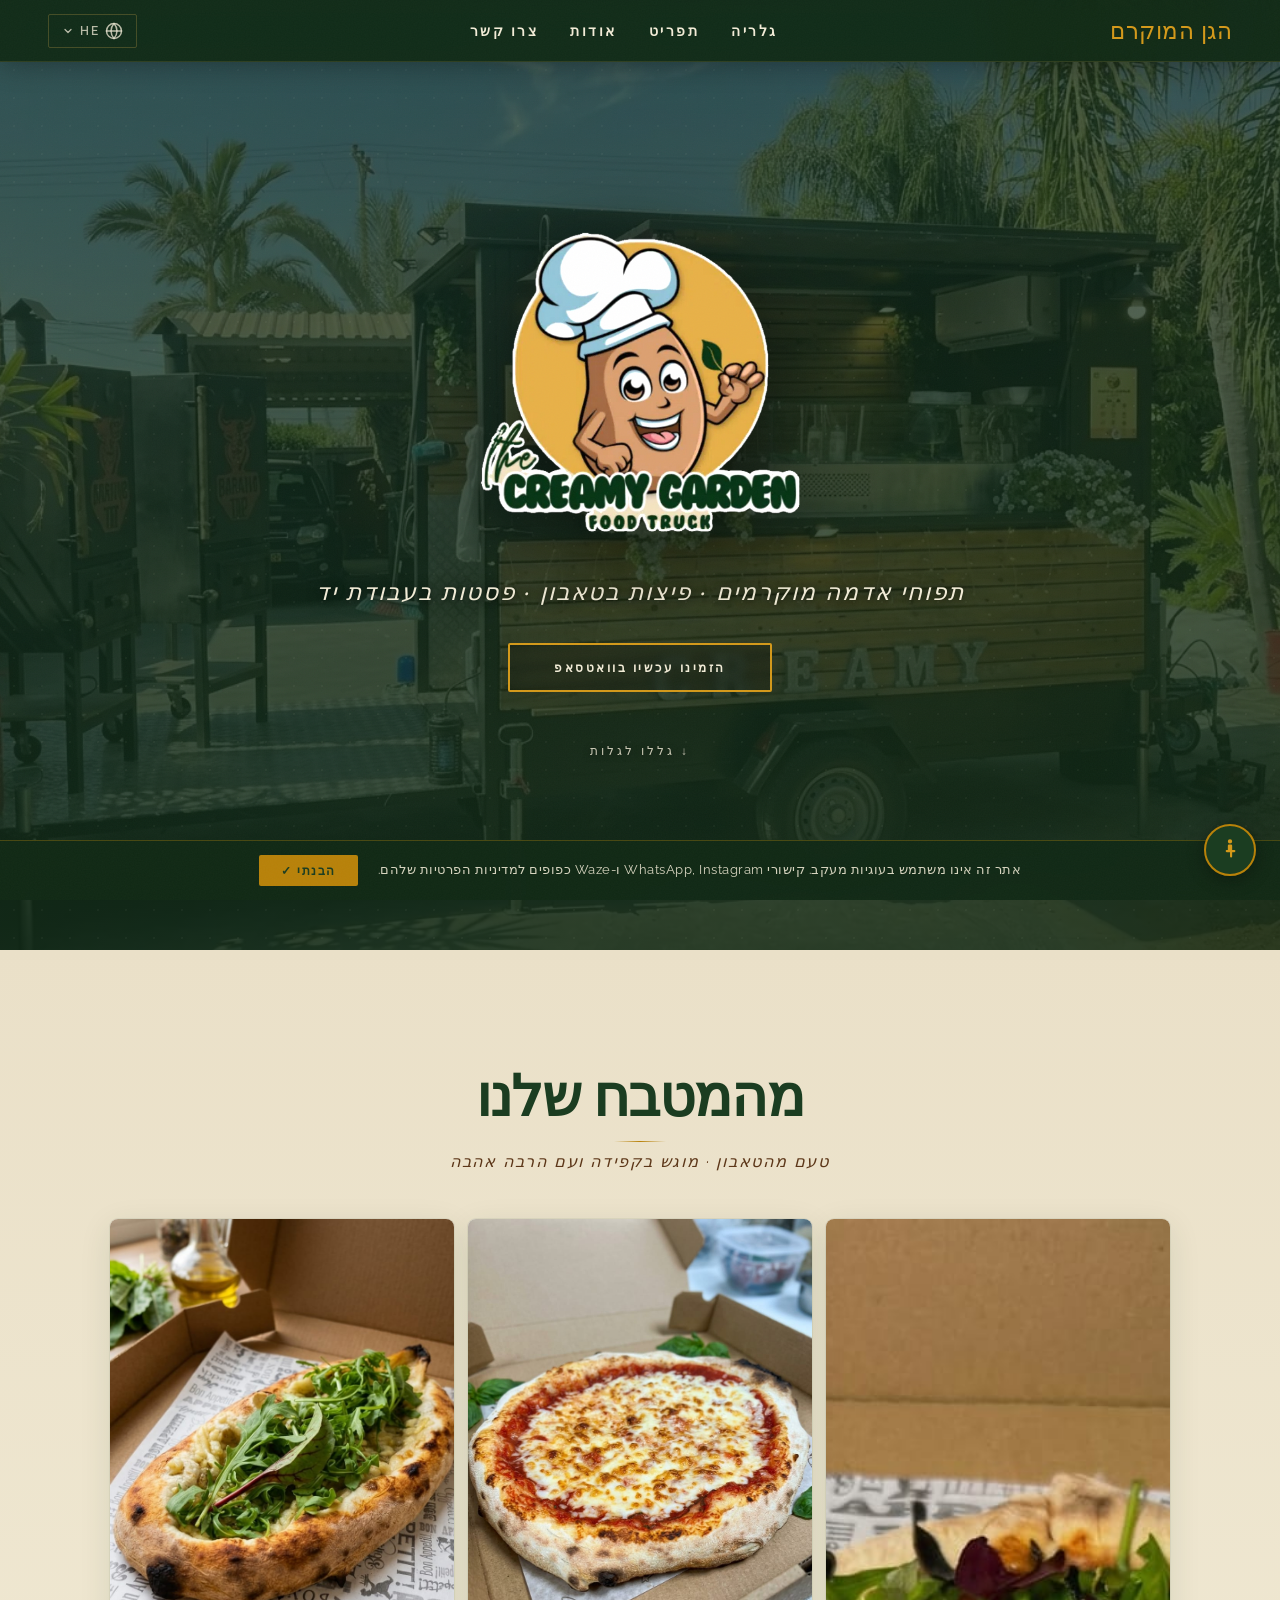
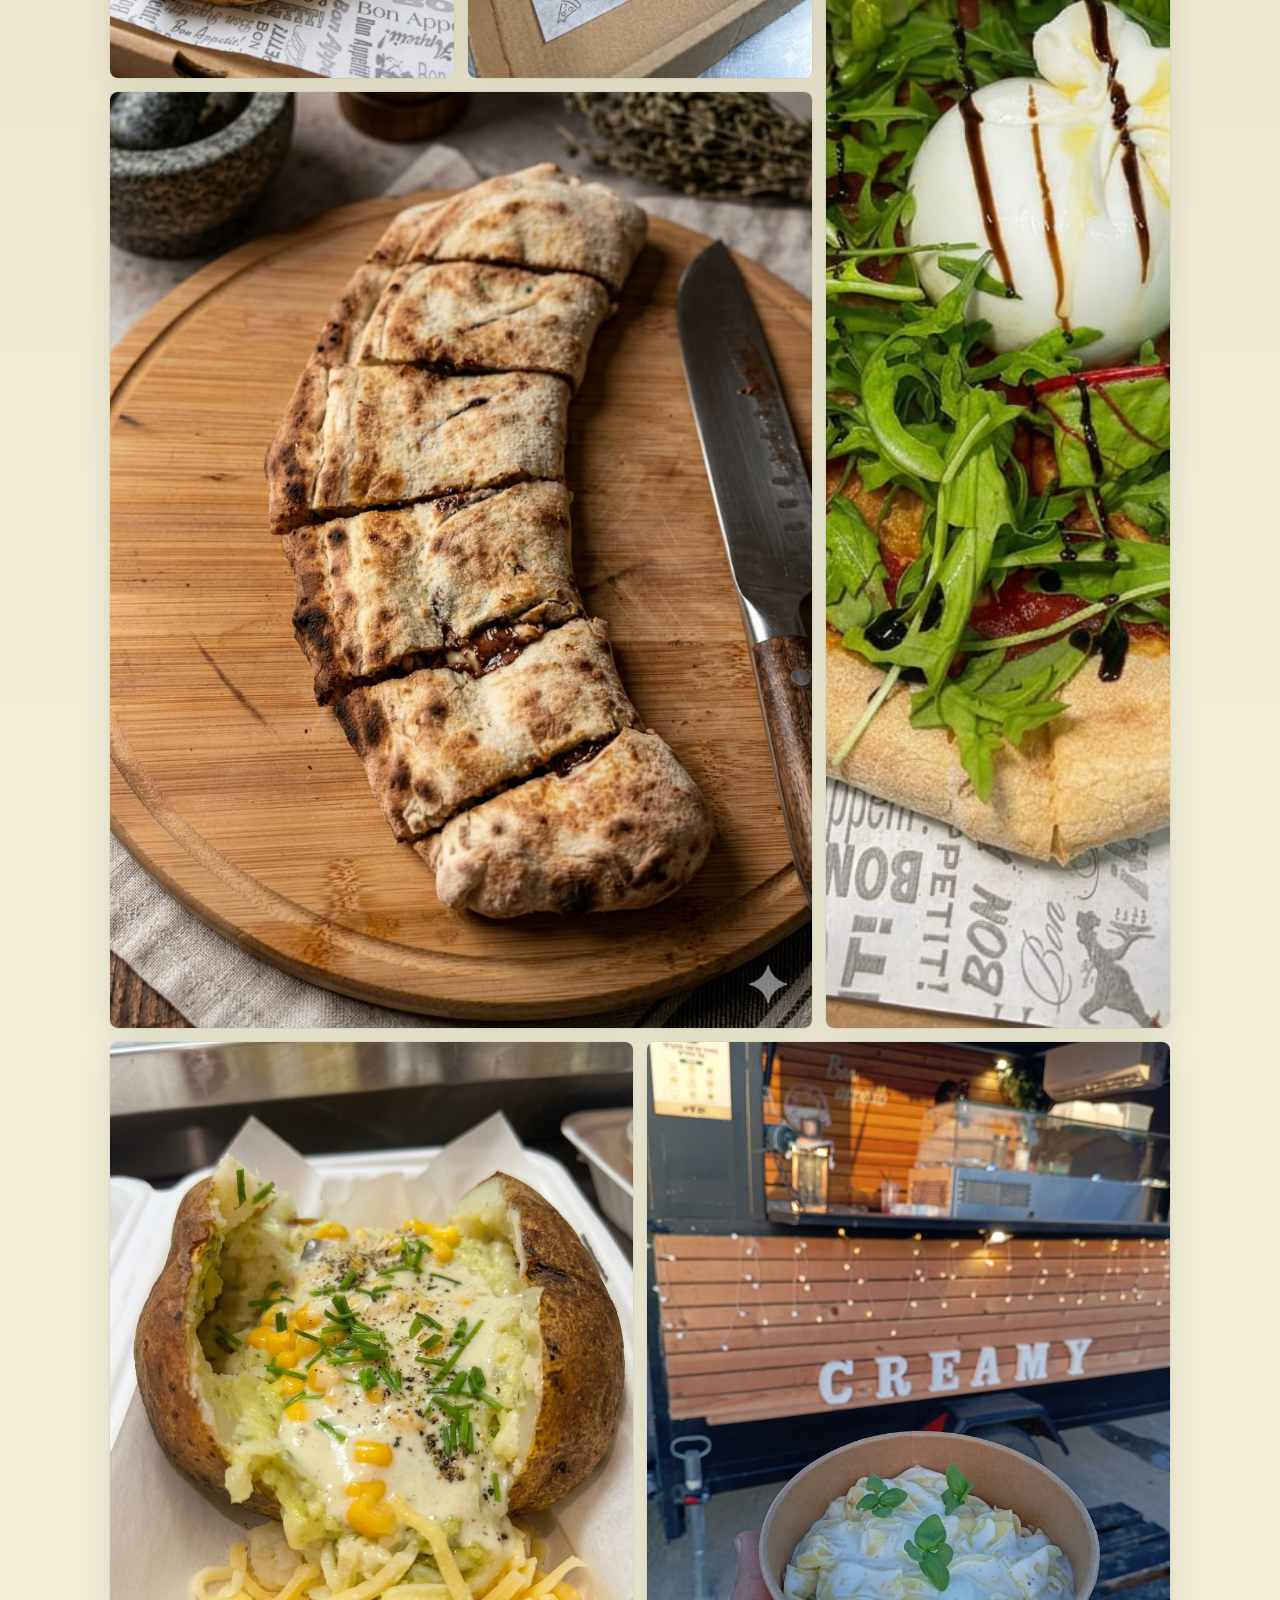
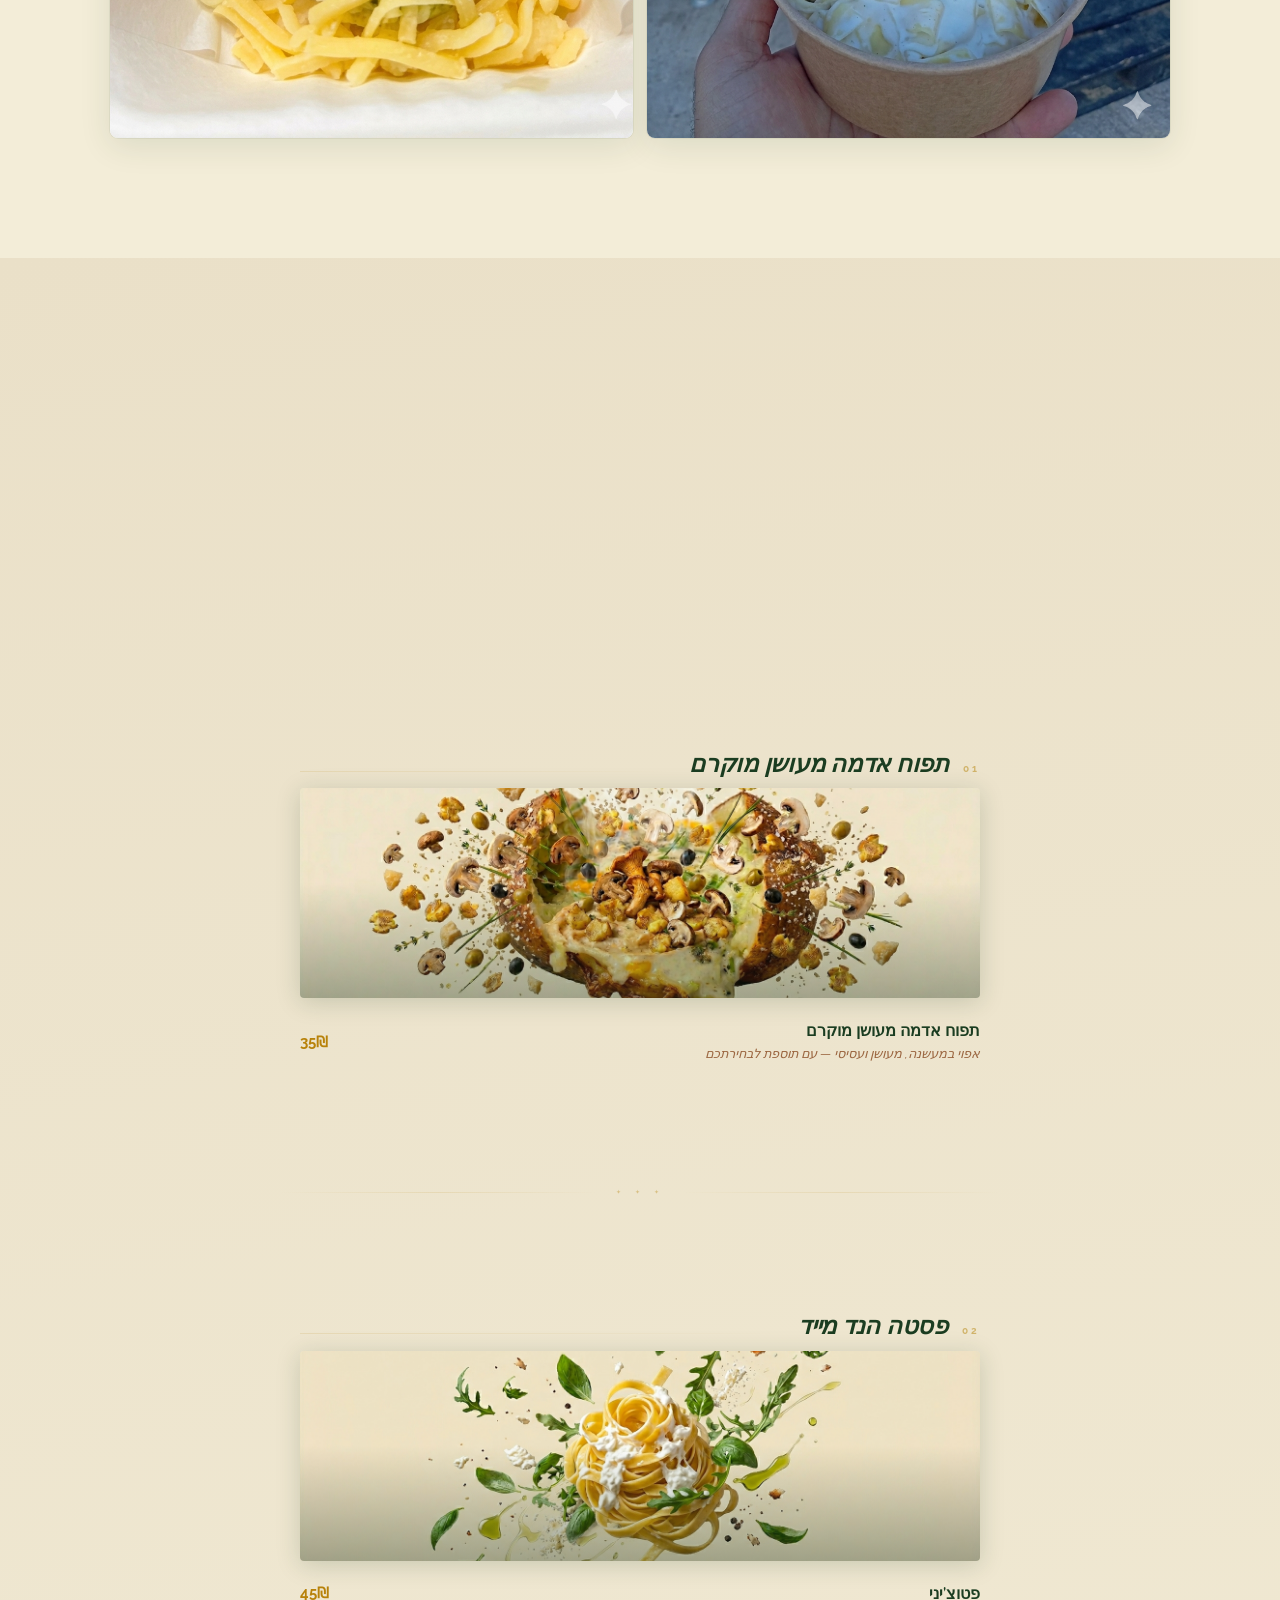
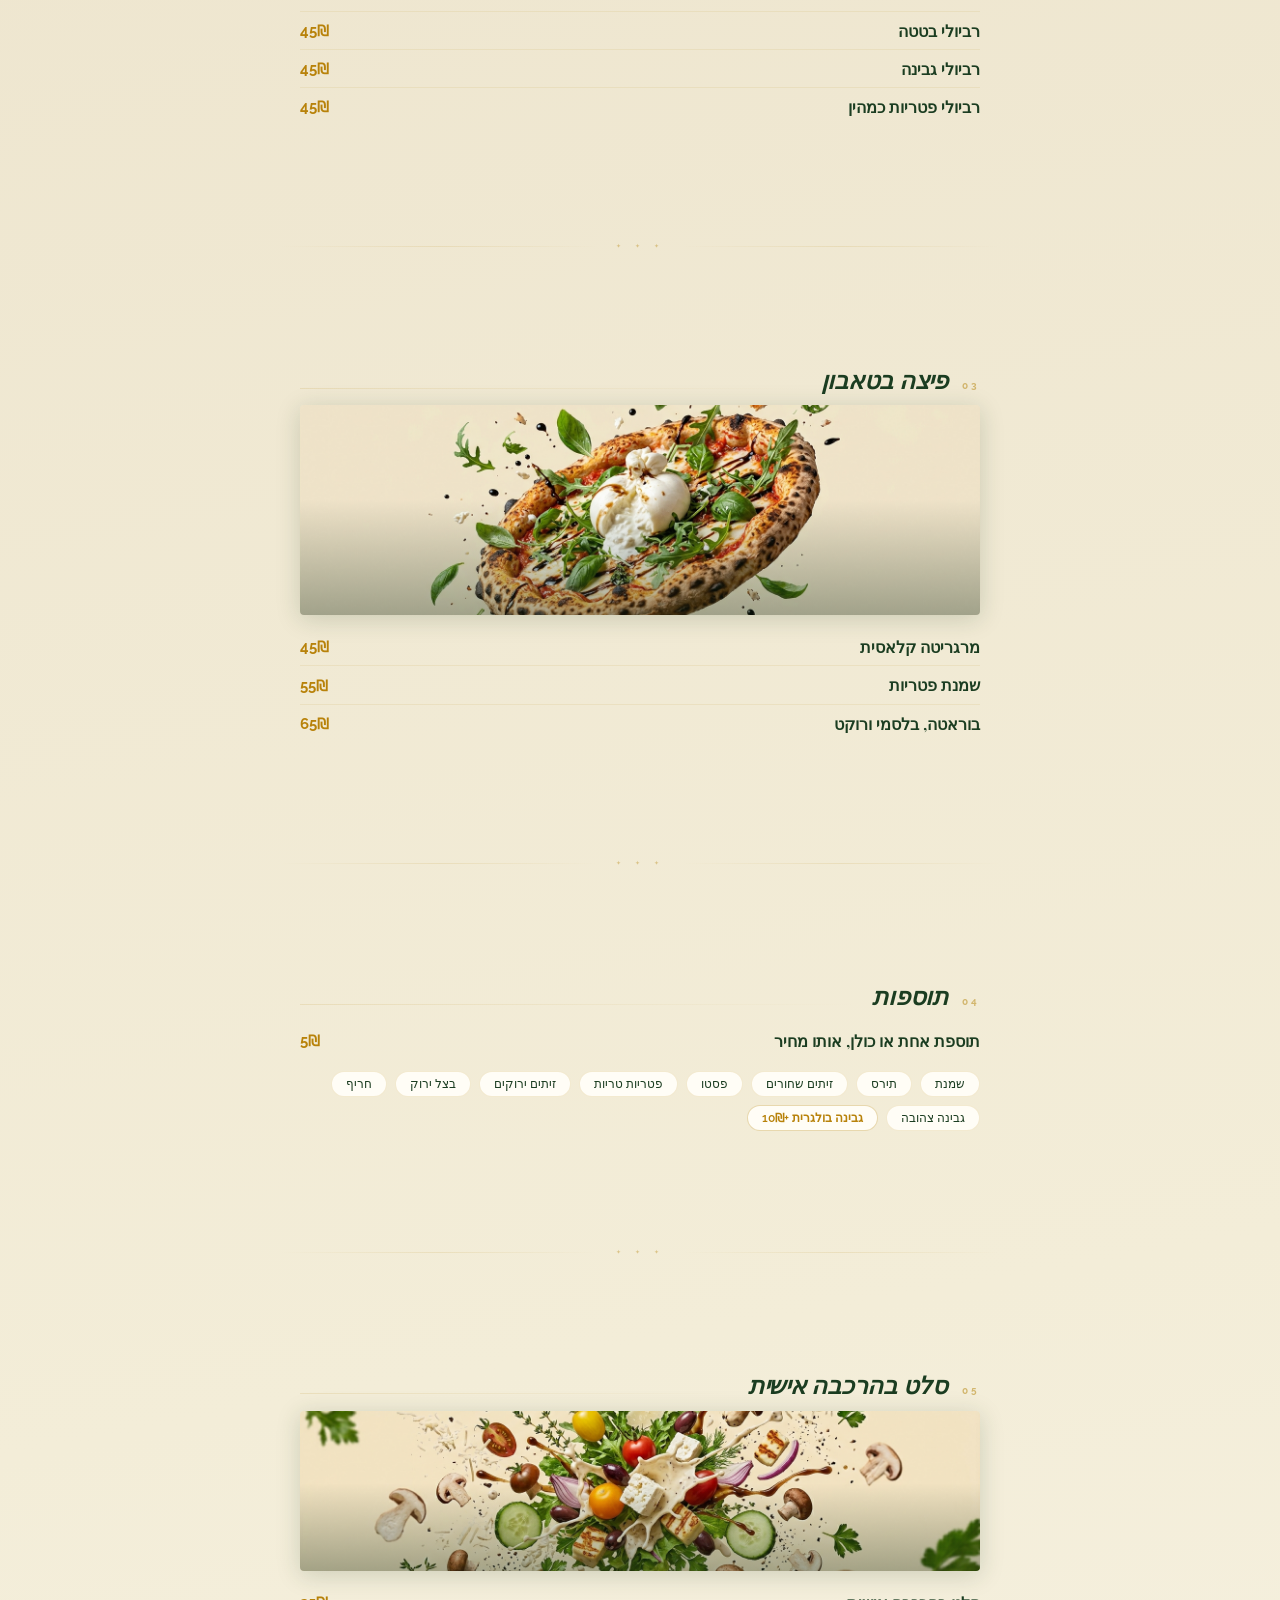
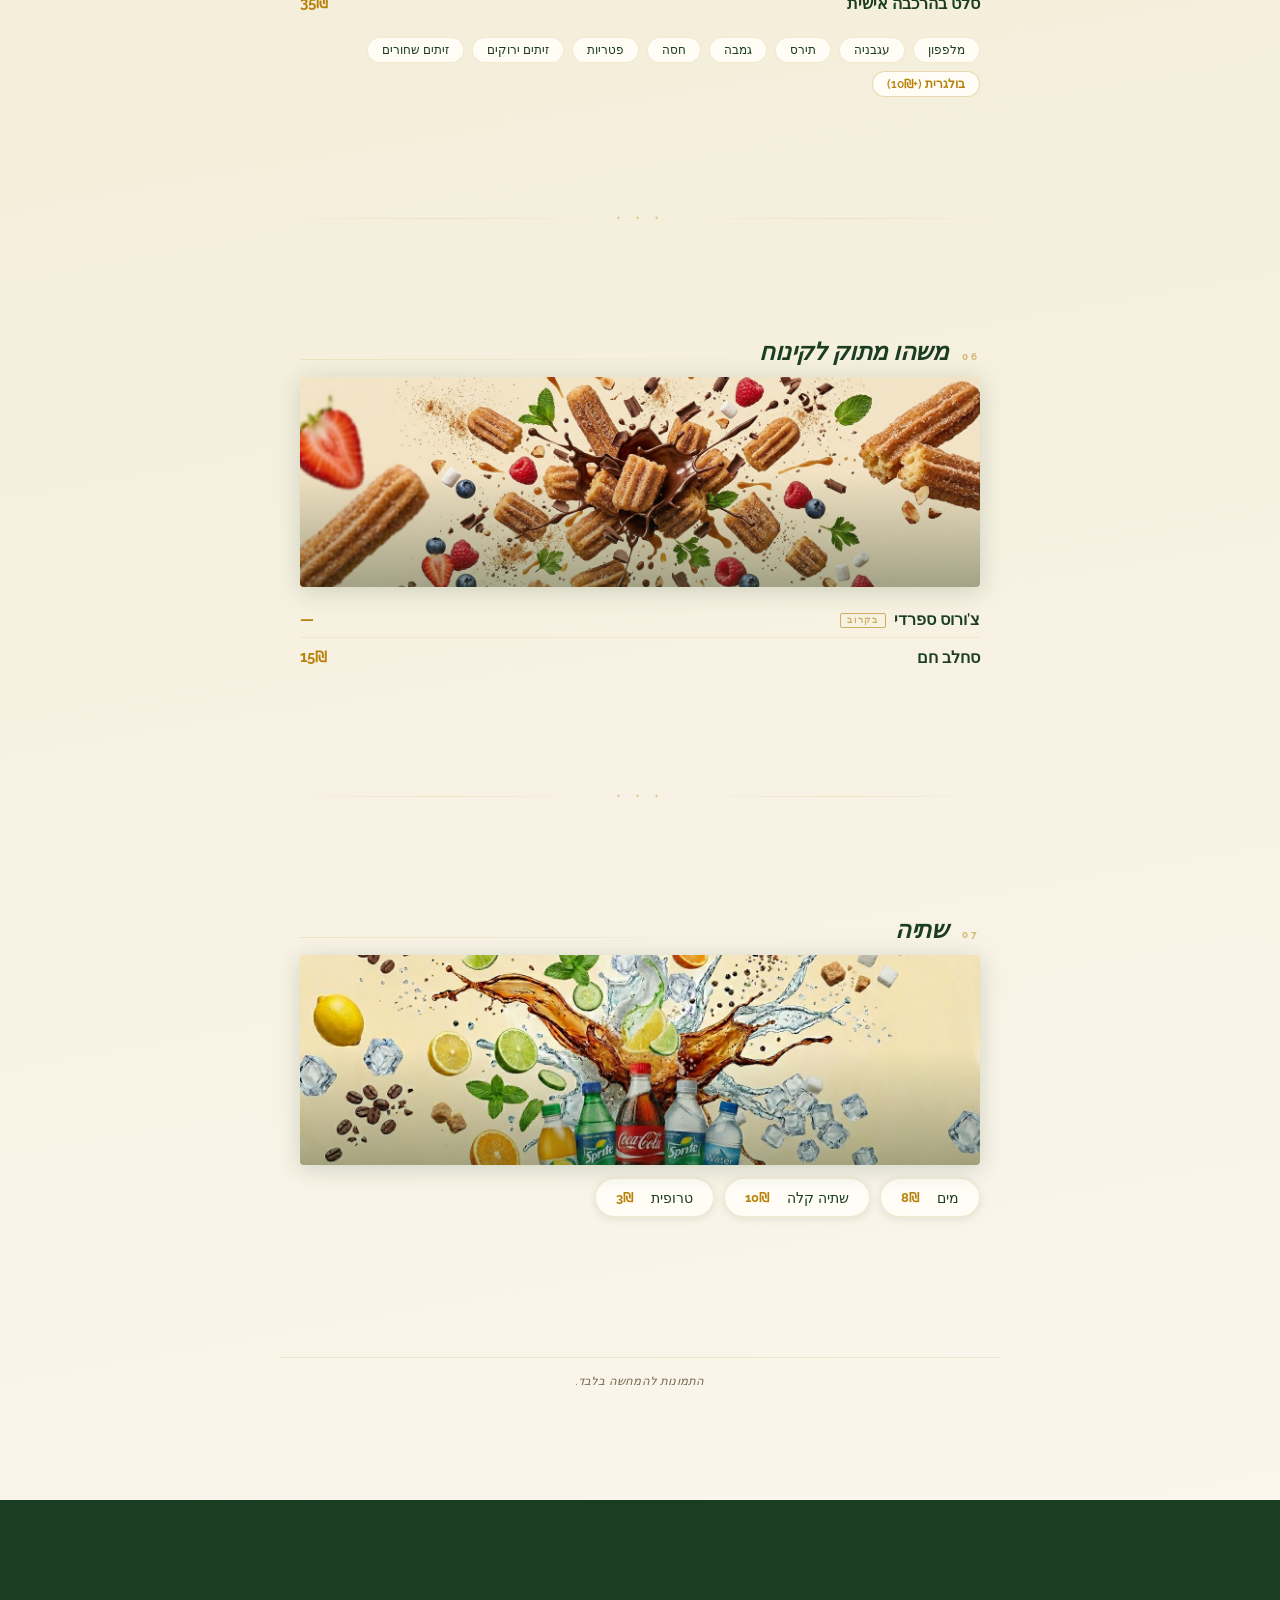
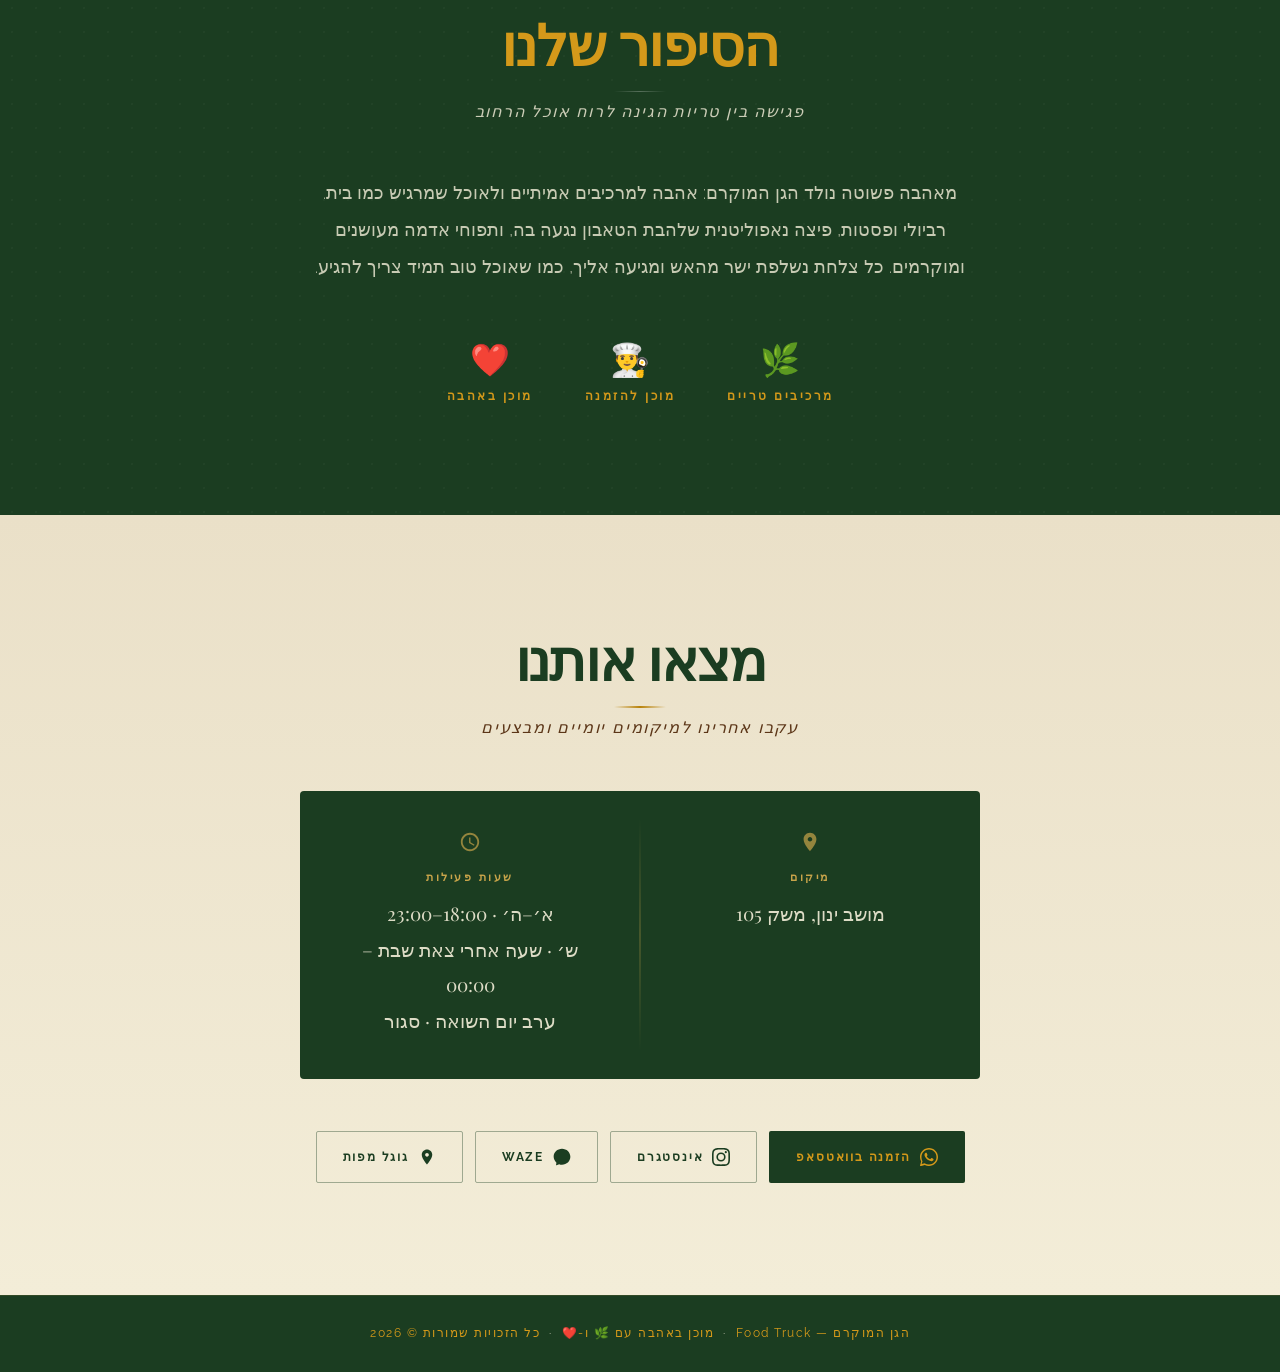
<file: index.html>
<!DOCTYPE html>
<html lang="he" dir="rtl">
<head>
<meta charset="UTF-8">
<meta name="google-site-verification" content="5TKwWk2OL1k8F3LdTElcMO5Ajz6cZaQD-ZMosQjzfGA">
<meta name="viewport" content="width=device-width, initial-scale=1.0">
<title>הגן המוקרם — פוד טראק</title>
<!-- Performance: preconnect for Google Fonts -->
<link rel="preconnect" href="https://fonts.googleapis.com">
<link rel="preconnect" href="https://fonts.gstatic.com" crossorigin>
<link href="https://fonts.googleapis.com/css2?family=Playfair+Display:ital,wght@0,400;0,700;0,900;1,400&family=Raleway:wght@300;400;500;600&family=Dancing+Script:wght@700&display=swap" rel="stylesheet">

<!-- Core SEO -->
<meta name="description" id="metaDesc" content="הגן המוקרם — פוד טראק ייחודי במושב ינון. פיצות נאפוליטניות, פסטות, רביולי ותפוחי אדמה מוקרמים. מוכן בעבודת יד מדי ערב.">
<meta name="robots" content="index, follow">
<link rel="canonical" href="https://creamy-garden.co.il/">

<!-- Hreflang -->
<link rel="alternate" hreflang="he" href="https://creamy-garden.co.il/">
<link rel="alternate" hreflang="en" href="https://creamy-garden.co.il/">
<link rel="alternate" hreflang="ru" href="https://creamy-garden.co.il/">
<link rel="alternate" hreflang="ar" href="https://creamy-garden.co.il/">
<link rel="alternate" hreflang="x-default" href="https://creamy-garden.co.il/">

<!-- Open Graph -->
<meta property="og:type" content="restaurant">
<meta property="og:url" content="https://creamy-garden.co.il/">
<meta property="og:site_name" content="הגן המוקרם">
<meta property="og:image" content="https://creamy-garden.co.il/assets/gallery/BurrataNapolitanPizza.png">
<meta property="og:image:width" content="800">
<meta property="og:image:height" content="600">
<meta property="og:image:alt" content="פיצה נאפוליטנית של הגן המוקרם">
<meta property="og:title" id="ogTitle" content="הגן המוקרם — פוד טראק">
<meta property="og:description" id="ogDesc" content="הגן המוקרם — פוד טראק ייחודי במושב ינון. פיצות נאפוליטניות, פסטות, רביולי ותפוחי אדמה מוקרמים.">
<meta property="og:locale" id="ogLocale" content="he_IL">

<!-- Twitter Card -->
<meta name="twitter:card" content="summary_large_image">
<meta name="twitter:site" content="@the_creamy_garden">
<meta name="twitter:title" id="twTitle" content="הגן המוקרם — פוד טראק">
<meta name="twitter:description" id="twDesc" content="הגן המוקרם — פוד טראק ייחודי במושב ינון. פיצות נאפוליטניות, פסטות, רביולי ותפוחי אדמה מוקרמים.">
<meta name="twitter:image" content="https://creamy-garden.co.il/assets/gallery/BurrataNapolitanPizza.png">

<!-- Structured Data: FoodEstablishment -->
<script type="application/ld+json">
{
  "@context": "https://schema.org",
  "@type": "FoodEstablishment",
  "name": "הגן המוקרם",
  "alternateName": "The Creamy Garden",
  "url": "https://creamy-garden.co.il",
  "image": "https://creamy-garden.co.il/assets/gallery/BurrataNapolitanPizza.png",
  "telephone": "+972509829229",
  "servesCuisine": ["Italian", "Mediterranean", "Israeli"],
  "priceRange": "₪₪",
  "address": {
    "@type": "PostalAddress",
    "streetAddress": "משק 105",
    "addressLocality": "מושב ינון",
    "addressCountry": "IL"
  },
  "geo": {
    "@type": "GeoCoordinates",
    "latitude": 31.742401,
    "longitude": 34.787769
  },
  "openingHoursSpecification": [
    {
      "@type": "OpeningHoursSpecification",
      "dayOfWeek": ["Sunday","Monday","Tuesday","Wednesday","Thursday"],
      "opens": "18:00",
      "closes": "23:00"
    }
  ],
  "sameAs": [
    "https://instagram.com/the_creamy_garden",
    "https://wa.me/972509829229"
  ],
  "hasMap": "https://www.google.com/maps/dir/?api=1&destination=31.742401,34.787769"
}
</script>
<!-- accessibility-tools.css inlined below to guarantee load -->
<style>

  /* ============================================================
     THE CREAMY GARDEN — Cinematic Trattoria
     Full-screen hero · Editorial gallery · Refined artisan
  ============================================================ */
  :root {
    --cream: #F3EDD8;
    --parchment: #EAE0C8;
    --parchment-dark: #D8CEB4;
    --gold: #B8820A;
    --gold-lt: #D4991A;
    --gold-warm: #C8A44A;
    --gold-pale: rgba(200,164,74,0.2);
    --green: #1B3D21;
    --green-lt: #2E6234;
    --green-dark: #122A16;
    --brown: #7A4A28;
    --brown-lt: #9B6640;
    --white: #FFFDF6;
    --off-white: #FAF6EC;
    --shadow: rgba(26,61,32,0.11);
    --shadow-md: rgba(26,61,32,0.18);
    --shadow-lg: rgba(0,0,0,0.32);
    --ease: cubic-bezier(0.25,0.46,0.45,0.94);
    --ease-out: cubic-bezier(0.0,0.0,0.2,1);
  }

  *, *::before, *::after { margin:0; padding:0; box-sizing:border-box; }
  html { scroll-behavior:smooth; }
  @media (prefers-reduced-motion: reduce) {
    html { scroll-behavior:auto; }
    *, *::before, *::after {
      animation-duration:0.01ms !important;
      animation-iteration-count:1 !important;
      transition-duration:0.01ms !important;
    }
  }
  body {
    background: var(--cream);
    color: var(--green);
    font-family: "Raleway", sans-serif;
    font-weight: 400;
    overflow-x: hidden;
    -webkit-font-smoothing: antialiased;
    -moz-osx-font-smoothing: grayscale;
  }

  /* Grain texture overlay */
  body::after {
    content: "";
    position: fixed; inset: 0;
    background-image: url("data:image/svg+xml,%3Csvg xmlns='http://www.w3.org/2000/svg' width='300' height='300'%3E%3Cfilter id='n'%3E%3CfeTurbulence type='fractalNoise' baseFrequency='0.75' numOctaves='4' stitchTiles='stitch'/%3E%3C/filter%3E%3Crect width='300' height='300' filter='url(%23n)' opacity='1'/%3E%3C/svg%3E");
    opacity: 0.028;
    pointer-events: none;
    z-index: 9998;
  }

  /* ── NAV ─────────────────────────────────────────────────────── */
  nav {
    position: fixed; top:0; width:100%; z-index:999;
    background: rgba(18,42,22,0.94);
    backdrop-filter: blur(16px) saturate(1.6);
    -webkit-backdrop-filter: blur(16px) saturate(1.6);
    height: 62px;
    padding: 0 48px;
    display: flex; align-items: center; justify-content: space-between;
    border-bottom: 1px solid rgba(200,164,74,0.16);
    box-shadow: 0 2px 28px rgba(0,0,0,0.32);
  }
  .nav-logo {
    font-family: "Dancing Script", cursive;
    color: var(--gold-lt);
    font-size: 1.45rem;
    letter-spacing: 0.5px;
    text-decoration: none;
    display: inline-block;
  }
  .nav-links { display:flex; gap:32px; list-style:none; margin:0; padding:0; align-items:center; }
  .nav-links li { margin:0; padding:0; }
  .nav-links a {
    color: rgba(243,237,216,0.68);
    font-size: 0.87rem;
    letter-spacing: 2.5px;
    text-transform: uppercase;
    text-decoration: none;
    font-weight: 600;
    transition: color 0.25s;
    cursor: pointer;
    position: relative; padding-bottom: 2px;
  }
  .nav-links a::after {
    content: "";
    position: absolute; bottom:-2px; left:0; right:0;
    height: 1px; background: var(--gold-lt);
    transform: scaleX(0); transform-origin: left;
    transition: transform 0.3s var(--ease);
  }
  .nav-links a:hover { color: var(--gold-lt); }
  .nav-links a:hover::after { transform: scaleX(1); }

  /* Mobile nav (≤380px): hamburger + panel */
  .nav-mobile-toggle {
    display: none;
    align-items: center;
    justify-content: center;
    width: 44px;
    height: 44px;
    margin-inline-end: 8px;
    padding: 0;
    border: 1px solid rgba(200,164,74,0.35);
    border-radius: 2px;
    background: transparent;
    color: var(--gold-lt);
    cursor: pointer;
    flex-shrink: 0;
  }
  .nav-mobile-toggle__bars {
    display: block;
    width: 20px;
    height: 2px;
    background: currentColor;
    box-shadow: 0 -6px 0 currentColor, 0 6px 0 currentColor;
  }
  .nav-mobile-panel {
    display: none;
    position: fixed;
    top: 56px;
    left: 0;
    right: 0;
    max-height: calc(100vh - 56px);
    overflow: auto;
    z-index: 998;
    background: rgba(16,40,19,0.98);
    border-bottom: 1px solid rgba(200,164,74,0.2);
    box-shadow: 0 12px 40px rgba(0,0,0,0.45);
    padding: 12px 0 20px;
  }
  .nav-mobile-panel.is-open { display: block; }
  .nav-mobile-list {
    list-style: none;
    margin: 0;
    padding: 0 20px;
  }
  .nav-mobile-list a {
    display: block;
    padding: 14px 12px;
    color: rgba(243,237,216,0.92);
    text-decoration: none;
    font-size: 0.82rem;
    font-weight: 600;
    letter-spacing: 2px;
    text-transform: uppercase;
    border-bottom: 1px solid rgba(200,164,74,0.12);
  }
  .nav-mobile-list a:focus-visible {
    outline: 3px solid var(--gold-lt);
    outline-offset: 2px;
  }
  .nav-mobile-toggle:focus-visible {
    outline: 3px solid var(--gold-lt);
    outline-offset: 2px;
  }

  /* ── LANG DROPDOWN ──────────────────────────────────────────── */
  .lang-dropdown { position:relative; }
  .lang-toggle {
    display:flex; align-items:center; gap:6px;
    background: transparent;
    border: 1px solid rgba(200,164,74,0.28);
    color: rgba(243,237,216,0.75);
    padding: 7px 13px; border-radius:2px;
    font-family:"Raleway",sans-serif;
    font-weight:600; font-size:0.73rem; letter-spacing:1.5px;
    cursor:pointer; transition:all 0.25s;
  }
  .lang-toggle:hover { border-color:var(--gold-lt); color:var(--gold-lt); }
  .lang-toggle .chevron { transition:transform 0.25s; }
  .lang-dropdown.open .chevron { transform:rotate(180deg); }
  .lang-dropdown.open .lang-toggle { border-color:var(--gold-lt); color:var(--gold-lt); }
  .lang-menu {
    display:none; position:absolute;
    top:calc(100% + 8px); right:0;
    background: rgba(16,40,19,0.99);
    backdrop-filter:blur(16px);
    border:1px solid rgba(200,164,74,0.18);
    border-radius:3px; min-width:155px;
    overflow:hidden; box-shadow:0 14px 44px rgba(0,0,0,0.55);
    z-index:1000;
  }
  .lang-dropdown.open .lang-menu { display:block; }
  .lang-menu [role="option"] {
    display:flex; align-items:center; gap:10px;
    width:100%; padding:12px 16px;
    background:transparent; border:none;
    color:rgba(243,237,216,0.75);
    font-family:"Raleway",sans-serif;
    font-size:0.82rem; font-weight:500; letter-spacing:0.5px;
    cursor:pointer; transition:background 0.2s,color 0.2s;
    text-align:left; min-height:44px; list-style:none;
  }
  .lang-menu [role="option"]:hover { background:rgba(200,164,74,0.1); color:var(--gold-lt); }
  .lang-menu [role="option"].active { color:var(--gold-lt); background:rgba(200,164,74,0.07); }

  /* ── HERO — FULL-SCREEN CINEMATIC ───────────────────────────── */
  .hero {
    position: relative;
    min-height: 100vh;
    display: flex; align-items: center; justify-content: center;
    text-align: center;
    overflow: hidden;
  }

  /* Background image layer */
  .hero-bg {
    position: absolute; inset: 0; z-index: 0;
  }
  .hero-bg img {
    width:100%; height:100%;
    object-fit:cover; object-position:center 40%;
    display:block;
  }

  /* Dark gradient overlay — values chosen to guarantee ≥4.5:1 for cream text */
  .hero::before {
    content: "";
    position: absolute; inset: 0; z-index: 1;
    background:
      linear-gradient(
        to bottom,
        rgba(18,42,22,0.72) 0%,
        rgba(18,42,22,0.75) 45%,
        rgba(18,42,22,0.88) 100%
      );
  }

  /* Subtle dot texture over overlay */
  .hero::after {
    content: "";
    position: absolute; inset: 0; z-index: 2;
    background-image: radial-gradient(circle, rgba(243,237,216,0.038) 1px, transparent 1px);
    background-size: 28px 28px;
    pointer-events: none;
  }

  /* Centered content */
  .hero-content {
    position: relative; z-index: 3;
    display: flex; flex-direction: column; align-items: center;
    padding: 100px 32px 80px;
    max-width: 720px; margin: 0 auto; width: 100%;
  }

  .hero-logo {
    width: min(340px,78vw);
    filter: drop-shadow(0 12px 44px rgba(0,0,0,0.52)) brightness(1.06);
    animation: float 6s ease-in-out infinite;
    margin-bottom: 22px;
  }
  @keyframes float {
    0%,100% { transform:translateY(0); }
    50% { transform:translateY(-11px); }
  }

  .hero-tagline {
    font-family: "Playfair Display", serif;
    font-style: italic;
    font-weight: 400;
    color: var(--cream);
    font-size: clamp(0.82rem,2.8vw,1.45rem);
    letter-spacing: 2px;
    margin: 0 0 34px;
    text-shadow: 0 1px 6px rgba(0,0,0,0.55), 0 2px 18px rgba(0,0,0,0.4);
    line-height: 1.5;
    white-space: normal;
    max-width: 90vw;
  }

  /* Ghost CTA on dark background */
  .hero-cta {
    display: inline-block;
    background: rgba(0,0,0,0.22);
    color: var(--cream);
    border: 2px solid var(--gold-lt);
    font-family: "Raleway", sans-serif;
    font-weight: 700; letter-spacing: 2.5px;
    text-transform: uppercase;
    padding: 15px 44px; border-radius: 2px;
    text-decoration: none; font-size: 0.78rem;
    transition: background 0.35s var(--ease), color 0.35s var(--ease),
                border-color 0.35s, box-shadow 0.35s;
    cursor: pointer;
    backdrop-filter: blur(4px);
    -webkit-backdrop-filter: blur(4px);
  }
  .hero-cta:hover {
    background: var(--gold-lt);
    color: var(--green-dark);
    border-color: var(--gold-lt);
    box-shadow: 0 6px 32px rgba(212,153,26,0.45);
  }

  .scroll-hint {
    margin-top: 52px;
    color: rgba(243,237,216,0.82);
    font-size: 0.72rem;
    letter-spacing: 3px; text-transform: uppercase;
    animation: bounce 2.5s ease-in-out infinite;
    text-shadow: 0 1px 6px rgba(0,0,0,0.5);
  }
  @keyframes bounce {
    0%,100% { transform:translateY(0); }
    50% { transform:translateY(7px); }
  }

  /* ── SHARED SECTION STYLES ──────────────────────────────────── */
  section { padding: clamp(72px,9vw,112px) 20px; }
  .container { max-width:1120px; margin:0 auto; }
  .section-title {
    font-family: "Playfair Display", serif;
    font-size: clamp(2.3rem,5vw,3.5rem);
    color: var(--green); text-align:center;
    margin-bottom: 10px; line-height:1.12;
    letter-spacing: -0.02em;
  }
  .section-subtitle {
    text-align:center; color:#5c3618;
    font-style:italic; letter-spacing:1.8px;
    font-size:1rem; margin-bottom:54px;
    font-weight:400;
  }
  .divider {
    display:block; width:52px; height:1.5px;
    background: linear-gradient(90deg, transparent, var(--gold), transparent);
    margin: 16px auto 0;
  }

  /* ── GALLERY — EDITORIAL 6-IMAGE MOSAIC ─────────────────────── */
  .gallery-section {
    padding: clamp(72px,9vw,112px) 20px clamp(80px,10vw,120px);
    background: linear-gradient(180deg, var(--parchment) 0%, var(--cream) 55%);
  }
  .gallery-section .section-subtitle { margin-bottom:48px; }

  .gallery-mosaic {
    display: grid;
    grid-template-columns: repeat(6, 1fr);
    grid-template-rows: auto auto auto;
    gap: 14px;
    max-width: 1060px; margin: 0 auto;
    min-height: 520px;
  }

  /* Feature: left, spans 2 cols × 2 rows */
  .gallery-cell--feature {
    grid-column: 1 / 3;
    grid-row: 1 / 3;
  }

  .gallery-cell--g1 { grid-column: 3 / 5; grid-row: 1; }
  .gallery-cell--g2 { grid-column: 5 / 7; grid-row: 1; }

  /* Wide row: dessert */
  .gallery-cell--wide {
    grid-column: 3 / 7;
    grid-row: 2;
  }

  .gallery-cell--g4 { grid-column: 1 / 4; grid-row: 3; }
  .gallery-cell--g5 { grid-column: 4 / 7; grid-row: 3; }

  .gallery-cell {
    position:relative; margin:0;
    border-radius:8px; overflow:hidden;
    box-shadow: 0 8px 32px var(--shadow), 0 0 0 1px rgba(26,61,32,0.06);
    background: var(--white);
  }
  .gallery-cell img {
    width:100%; height:100%;
    min-height:180px; object-fit:cover; display:block;
    transition: transform 0.75s var(--ease);
  }
  .gallery-cell:hover img { transform:scale(1.055); }
  .gallery-cell::after {
    content:"";
    position:absolute; inset:0;
    background: linear-gradient(to top, rgba(26,61,32,0.42) 0%, transparent 58%);
    opacity:0; transition:opacity 0.45s var(--ease);
  }
  .gallery-cell:hover::after { opacity:1; }

  /* ── MENU ───────────────────────────────────────────────────── */
  .menu-grid {
    display:grid;
    grid-template-columns:repeat(auto-fit,minmax(min(100%,280px),1fr));
    gap:24px; margin-bottom:40px;
  }
  .menu-card {
    background:var(--white);
    border:1px solid rgba(26,61,32,0.09);
    border-top:3px solid var(--gold);
    border-radius:0 0 4px 4px; overflow:hidden;
    box-shadow:0 2px 16px var(--shadow);
    transition:transform 0.35s var(--ease), box-shadow 0.35s var(--ease);
  }
  .menu-card:hover {
    transform:translateY(-5px);
    box-shadow:0 18px 52px var(--shadow-md);
  }
  .card-header {
    background:var(--off-white);
    padding:18px 24px;
    border-bottom:1px solid rgba(26,61,32,0.07);
  }
  .card-header h3 {
    font-family:"Playfair Display",serif;
    color:var(--green); font-size:1.05rem;
    letter-spacing:0.2px; font-weight:700;
  }
  .card-body { padding:20px 24px; }
  .menu-item {
    display:flex; align-items:center; gap:10px;
    padding:8px 0;
    border-bottom:1px solid rgba(26,61,32,0.07);
    font-size:0.95rem; line-height:1.55; color:var(--green);
  }
  .menu-item:last-child { border-bottom:none; }
  .menu-item-name { flex:1; }
  .menu-price {
    flex-shrink:0;
    font-family:"Raleway",sans-serif; font-weight:700;
    font-size:0.88rem; color:var(--gold);
    background:rgba(184,130,10,0.1);
    border:1px solid rgba(184,130,10,0.25);
    border-radius:20px; padding:2px 10px;
    white-space:nowrap;
  }
  .menu-dot {
    width:5px; height:5px;
    border-radius:50%; background:var(--gold);
    flex-shrink:0;
  }
  .menu-heading {
    font-size:0.74rem; font-weight:700;
    color:var(--brown); text-transform:uppercase;
    letter-spacing:1.8px;
    margin:8px 0 2px; line-height:1.5; white-space:pre-line;
  }
  .card-body .menu-heading:not(:first-child) {
    margin-top:14px; padding-top:14px;
    border-top:1px dashed rgba(26,61,32,0.12);
  }

  /* ── ABOUT ──────────────────────────────────────────────────── */
  .about-section {
    background:var(--green); color:var(--cream);
    padding: clamp(72px,9vw,112px) 20px;
    text-align:center; position:relative; overflow:hidden;
  }
  .about-section::before {
    content:"";
    position:absolute; inset:0;
    background-image: radial-gradient(circle, rgba(243,237,216,0.032) 1px, transparent 1px);
    background-size:24px 24px;
  }
  .about-section .section-title { color:var(--gold-lt); position:relative; z-index:1; }
  .about-section .divider {
    background: linear-gradient(90deg, transparent, rgba(255,255,255,0.26), transparent);
  }
  .about-section .section-subtitle { color:rgba(243,237,216,0.82); position:relative; z-index:1; }
  .about-text {
    max-width:680px; margin:0 auto;
    font-size:1.15rem; line-height:2;
    color:rgba(243,237,216,0.8); font-weight:300;
    position:relative; z-index:1;
  }
  .feature-row {
    display:flex; justify-content:center;
    flex-wrap:wrap; gap:52px; margin-top:56px;
    position:relative; z-index:1;
  }
  .feature { text-align:center; }
  .feature-icon { font-size:2rem; margin-bottom:10px; display:block; }
  .feature-label {
    font-size:0.74rem; letter-spacing:2.5px;
    text-transform:uppercase; color:var(--gold-lt); font-weight:600;
  }

  /* ── CONTACT ────────────────────────────────────────────────── */
  .contact-section {
    padding: clamp(72px,9vw,112px) 20px;
    background: linear-gradient(180deg, var(--parchment) 0%, var(--cream) 100%);
    text-align:center;
  }

  /* Elegant info plaque */
  .contact-plaque {
    display:grid; grid-template-columns:1fr 1fr;
    background:var(--green);
    border-radius:4px;
    max-width:680px; margin:48px auto 52px;
    position:relative; overflow:hidden;
  }
  .contact-plaque::before {
    content:"";
    position:absolute; top:28px; bottom:28px; left:50%;
    width:1px;
    background:linear-gradient(to bottom,transparent,rgba(200,164,74,0.5),transparent);
    transform:translateX(-50%);
  }
  .contact-plaque-item {
    padding:40px 36px; text-align:center;
  }
  .contact-plaque-icon {
    display:block; margin-bottom:14px;
    opacity:0.7;
  }
  .contact-plaque-icon svg { width:22px; height:22px; fill:var(--gold-warm); }
  .contact-label {
    display:block;
    font-family:"Raleway",sans-serif;
    font-size:0.68rem; letter-spacing:2.5px;
    text-transform:uppercase; color:var(--gold-warm);
    font-weight:600; margin-bottom:12px;
  }
  .contact-value {
    font-family:"Playfair Display",serif;
    font-size:1.18rem; color:rgba(243,237,216,0.9);
    line-height:1.9; white-space:pre-line;
  }

  /* Action row */
  .contact-actions {
    display:flex; flex-wrap:wrap;
    justify-content:center; gap:12px;
    max-width:680px; margin:0 auto;
  }
  .contact-action {
    display:inline-flex; align-items:center; justify-content:center; gap:9px;
    min-height:52px; padding:13px 26px;
    font-family:"Raleway",sans-serif; font-weight:700;
    font-size:0.76rem; letter-spacing:1.8px; text-transform:uppercase;
    text-decoration:none; border-radius:2px;
    transition:background 0.28s var(--ease), color 0.28s var(--ease),
               border-color 0.28s, transform 0.22s var(--ease), box-shadow 0.28s var(--ease);
  }
  .contact-action svg { width:18px; height:18px; flex-shrink:0; }
  .contact-action:hover { transform:translateY(-2px); box-shadow:0 8px 24px var(--shadow-md); }
  .ca-wa {
    background:var(--green); color:var(--gold-lt);
    border:1.5px solid transparent;
  }
  .ca-wa:hover { background:var(--green-lt); }
  .ca-secondary {
    background:transparent; color:var(--green);
    border:1.5px solid rgba(26,61,32,0.38);
  }
  .ca-secondary:hover { background:var(--green); color:var(--cream); border-color:var(--green); }

  /* ── MENU — ORDER CTA ───────────────────────────────────────── */
  .menu-order-row {
    display:flex; justify-content:center;
    margin-bottom:40px;
  }
  .menu-order-btn {
    display:inline-flex; align-items:center; justify-content:center; gap:10px;
    min-height:64px; padding:18px 48px;
    background:var(--green); color:var(--gold-lt);
    font-family:"Raleway",sans-serif; font-weight:700;
    font-size:0.92rem; letter-spacing:2px; text-transform:uppercase;
    text-decoration:none; border-radius:2px;
    border:1px solid transparent;
    box-shadow:0 4px 20px var(--shadow);
    transition:background 0.3s var(--ease), color 0.3s var(--ease),
                border-color 0.3s, box-shadow 0.3s var(--ease), transform 0.25s var(--ease);
  }
  .menu-order-btn:hover {
    background:transparent; color:var(--green);
    border-color:var(--green);
    box-shadow:0 8px 28px var(--shadow-md);
    transform:translateY(-2px);
  }
  .menu-order-btn svg {
    width:22px; height:22px; flex-shrink:0;
  }

  /* ── RESTAURANT MENU ─────────────────────────────────────── */
  :root { --tan:#D4A574; --tan-dark:#B8845A; }

  /* Menu wrapper */
  .ms-menu { max-width: 720px; margin: 0 auto; position: relative; z-index: 1; }

  /* Section */
  .ms-section { margin-bottom: 6px; }
  .ms-section:last-of-type { margin-bottom: 0; }

  /* Section head: number + italic title + fading rule */
  .ms-section-head {
    display: flex; align-items: baseline; gap: 14px; margin-bottom: 13px;
  }
  .ms-num {
    font-family: "Raleway", sans-serif; font-size: 0.65rem; font-weight: 700;
    color: var(--gold-warm); letter-spacing: 3px; opacity: 0.75;
    flex-shrink: 0; padding-top: 4px;
  }
  .ms-title {
    font-family: "Playfair Display", serif; font-size: 1.5rem;
    font-weight: 700; font-style: italic; color: var(--green);
    line-height: 1.1; letter-spacing: -0.01em;
  }
  .ms-rule {
    flex: 1; height: 1px; border: none;
    background: linear-gradient(to left, var(--gold-pale), transparent);
    margin-bottom: 3px;
  }
  [dir="rtl"] .ms-rule { background: linear-gradient(to right, var(--gold-pale), transparent); }

  /* Full-width photo banner */
  .ms-photo {
    width: 100%; height: 210px; border-radius: 4px; overflow: hidden;
    margin-bottom: 13px; position: relative;
    box-shadow: 0 4px 24px var(--shadow-md);
  }
  .ms-photo img {
    width: 100%; height: 100%; object-fit: cover; display: block;
    transition: transform 7s ease;
  }
  .ms-photo:hover img { transform: scale(1.04); }
  .ms-photo::after {
    content: ""; position: absolute; inset: 0; pointer-events: none;
    background: linear-gradient(to bottom, transparent 45%, rgba(18,42,22,0.35) 100%);
  }

  /* Item rows */
  .ms-item-list { list-style: none; }
  .ms-item-row {
    display: grid; grid-template-columns: 1fr auto; grid-template-rows: auto auto;
    column-gap: 20px; padding: 8px 0;
    border-bottom: 1px solid rgba(200,164,74,0.14); align-items: baseline;
  }
  .ms-item-row:last-child { border-bottom: none; }
  .ms-item-name {
    font-family: "Playfair Display", serif; font-size: 1.02rem; font-weight: 600;
    color: var(--green); line-height: 1.3; grid-column: 1; grid-row: 1;
  }
  .ms-item-desc {
    font-size: 0.8rem; color: var(--brown-lt); font-style: italic;
    margin-top: 3px; line-height: 1.5; grid-column: 1; grid-row: 2;
  }
  .ms-item-price {
    font-family: "Raleway", sans-serif; font-size: 0.92rem; font-weight: 700;
    color: var(--gold); grid-column: 2; grid-row: 1 / 3;
    align-self: center; white-space: nowrap;
  }
  .ms-badge {
    display: inline-block; font-family: "Raleway", sans-serif;
    font-size: 0.56rem; font-weight: 700; letter-spacing: 1.8px;
    text-transform: uppercase; color: var(--gold-warm);
    border: 1px solid var(--gold-warm); border-radius: 2px;
    padding: 1px 6px; margin-inline-start: 8px; vertical-align: middle; opacity: 0.85;
  }

  /* Price note callout */
  .ms-note {
    font-size: 0.78rem; color: var(--brown); font-style: italic;
    margin-bottom: 16px; padding: 10px 14px;
    background: rgba(200,164,74,0.09);
    border-inline-start: 2px solid var(--gold-warm);
    border-radius: 0 3px 3px 0; line-height: 1.6;
  }
  [dir="rtl"] .ms-note {
    border-inline-start: none; border-inline-end: 2px solid var(--gold-warm);
    border-radius: 3px 0 0 3px;
  }

  /* Tags */
  .ms-tags { display: flex; flex-wrap: wrap; gap: 8px; }
  .ms-tag {
    font-size: 0.75rem; font-weight: 500; color: var(--green);
    background: var(--white); border: 1px solid rgba(200,164,74,0.22);
    border-radius: 40px; padding: 5px 14px;
    transition: border-color 0.2s, box-shadow 0.2s;
  }
  .ms-tag:hover { border-color: rgba(200,164,74,0.45); box-shadow: 0 2px 8px var(--shadow); }
  .ms-tag-premium { color: var(--gold); border-color: rgba(200,164,74,0.42); font-weight: 600; }
  .ms-topping-trigger {
    appearance: none;
    font-family: inherit;
    cursor: pointer;
    position: relative;
    transition: border-color 0.2s, box-shadow 0.2s, transform 0.2s var(--ease), background 0.2s;
  }
  .ms-topping-trigger:hover {
    border-color: rgba(200,164,74,0.55);
    box-shadow: 0 6px 18px var(--shadow);
    transform: translateY(-1px);
  }
  .ms-topping-trigger:active { transform: translateY(1px) scale(0.98); }
  .ms-topping-trigger.is-popping { animation: toppingTagPop 0.4s var(--ease); }

  .topping-confetti-layer {
    position: fixed;
    inset: 0;
    pointer-events: none;
    overflow: hidden;
    z-index: 10002;
  }
  .topping-confetti {
    position: fixed;
    left: 0;
    top: 0;
    width: var(--size, 28px);
    height: var(--size, 28px);
    display: inline-flex;
    align-items: center;
    justify-content: center;
    margin-left: calc(var(--size, 28px) / -2);
    margin-top: calc(var(--size, 28px) / -2);
    font-size: calc(var(--size, 28px) * 0.72);
    line-height: 1;
    opacity: 0;
    filter: drop-shadow(0 6px 10px rgba(18,42,22,0.22));
    will-change: transform, opacity;
    animation: toppingConfettiFlight var(--dur, 1400ms) cubic-bezier(0.16,0.84,0.24,1) forwards;
  }

  @keyframes toppingTagPop {
    0% { transform: scale(1); }
    35% { transform: scale(1.08); }
    100% { transform: scale(1); }
  }
  @keyframes toppingConfettiFlight {
    0% {
      opacity: 0;
      transform: translate3d(0,0,0) scale(0.68) rotate(0deg);
    }
    12% { opacity: 1; }
    100% {
      opacity: 0;
      transform: translate3d(var(--dx, 0px), var(--dy, -180px), 0) scale(1.06) rotate(var(--rot, 180deg));
    }
  }

  /* Ornament divider */
  .ms-ornament {
    display: flex; align-items: center; gap: 18px;
    margin: 4px 0; color: var(--gold-warm);
    font-size: 0.4rem; letter-spacing: 6px; opacity: 0.55; line-height: 1;
  }
  .ms-ornament::before, .ms-ornament::after {
    content: ""; flex: 1; height: 1px;
    background: linear-gradient(90deg, transparent, rgba(200,164,74,0.35), transparent);
  }

  /* Drink pills */
  .ck-drinks-row { display: flex; flex-wrap: wrap; gap: 10px; }
  .ck-drink-pill {
    display: inline-flex; align-items: center; gap: 18px; padding: 9px 20px;
    background: var(--white); border: 1px solid rgba(200,164,74,0.22);
    border-radius: 40px; box-shadow: 0 2px 8px var(--shadow);
    transition: border-color 0.2s, box-shadow 0.2s;
  }
  .ck-drink-pill:hover { border-color: rgba(200,164,74,0.45); box-shadow: 0 4px 14px var(--shadow-md); }
  .ck-drink-name { font-family: "Playfair Display", serif; font-size: 0.88rem; color: var(--green); }
  .ck-drink-price { font-size: 0.82rem; font-weight: 700; color: var(--gold); }

  /* Disclaimer */
  .ms-disclaimer {
    margin-top: 28px; padding-top: 16px;
    border-top: 1px solid rgba(200,164,74,0.2);
    font-size: 0.72rem; color: rgba(90,70,40,0.82);
    font-style: italic; text-align: center; letter-spacing: 0.2px;
  }

  @media (max-width: 640px) {
    .ms-photo { height: 170px; }
    .ms-title { font-size: 1.3rem; }
  }

  /* ── ACTION BUTTONS (legacy — kept for focus ring only) ─────── */
  .action-btn {
    display:flex; align-items:center; justify-content:center; gap:8px;
    box-sizing:border-box;
    min-height:48px; padding:12px 14px;
    border-radius:2px;
    font-family:"Raleway",sans-serif; font-weight:700;
    font-size:0.72rem; letter-spacing:1.2px;
    line-height:1.2;
    text-decoration:none; text-transform:uppercase;
    text-align:center;
    transition:opacity 0.2s, transform 0.25s var(--ease);
    width:100%;
  }
  .action-btn svg {
    width:20px; height:20px; flex-shrink:0;
  }
  .action-btn span { min-width:0; }
  .action-btn:hover { opacity:0.92; transform:translateY(-2px); }
  .btn-wa  { background:#25D366; color:#fff; }
  .btn-ig  { background:linear-gradient(45deg,#f09433,#e6683c,#dc2743,#cc2366,#bc1888); color:#fff; }
  .btn-waze { background:#05c8f7; color:#fff; }
  .btn-gmap { background:#4285F4; color:#fff; }

  /* ── FOOTER ─────────────────────────────────────────────────── */
  footer {
    background:var(--green); color:rgba(243,237,216,0.78);
    text-align:center; padding:28px 20px;
    font-size:0.74rem; letter-spacing:1.5px;
    line-height:1.65;
    border-top:1px solid rgba(200,164,74,0.13);
  }
  footer span { color:var(--gold-lt); }

  /* ── SCROLL REVEALS ─────────────────────────────────────────── */
  .reveal {
    opacity:0; transform:translateY(28px);
    transition:opacity 0.75s var(--ease), transform 0.75s var(--ease);
  }
  .reveal.revealed { opacity:1; transform:translateY(0); }
  .reveal-d1 { transition-delay:0.08s; }
  .reveal-d2 { transition-delay:0.16s; }
  .reveal-d3 { transition-delay:0.24s; }
  .reveal-d4 { transition-delay:0.32s; }
  .reveal-d5 { transition-delay:0.4s; }
  .reveal-d6 { transition-delay:0.48s; }

  /* ── TABLET (≤900px) ─────────────────────────────────────────── */
  @media(max-width:900px){
    nav { padding:0 24px; }
    .menu-grid { grid-template-columns:repeat(2,1fr); }
    .hero-logo { width:min(280px,70vw); }
    .feature-row { gap:28px; }
    .contact-grid { gap:20px; }
    /* Gallery: 2-col on tablet */
    .gallery-mosaic {
      grid-template-columns: 1fr 1fr;
      grid-template-rows: auto;
      min-height: auto;
    }
    .gallery-cell--feature { grid-column:1; grid-row:1 / span 2; min-height:320px; }
    .gallery-cell--g1 { grid-column:2; grid-row:1; }
    .gallery-cell--g2 { grid-column:2; grid-row:2; }
    .gallery-cell--wide { grid-column:1 / -1; grid-row:3; }
    .gallery-cell--g4 { grid-column:1; grid-row:4; }
    .gallery-cell--g5 { grid-column:2; grid-row:4; }
    .gallery-cell img { min-height:200px; }
  }

  /* ── MOBILE (≤600px) ─────────────────────────────────────────── */
  @media(max-width:600px){
    nav { padding:0 16px; height:56px; }
    .nav-logo { font-size:1.2rem; }
    .nav-links { gap:14px; }
    .nav-links a { font-size:0.82rem; letter-spacing:1px; }
    .lang-toggle { padding:5px 9px; font-size:0.7rem; }

    .hero-content { padding:80px 20px 64px; }
    .hero-logo { width:min(240px,72vw); }
    .hero-tagline { font-size:1.02rem; letter-spacing:1.5px; margin-bottom:26px; }
    .hero-cta { padding:12px 30px; font-size:0.75rem; }
    .scroll-hint { margin-top:36px; font-size:0.7rem; }

    section { padding:56px 16px; }
    .gallery-section { padding:52px 16px 64px; }
    .section-title { font-size:2.1rem; }
    .section-subtitle { font-size:0.96rem; margin-bottom:36px; }

    .gallery-mosaic {
      grid-template-columns:1fr;
      grid-template-rows:auto;
      min-height:auto;
    }
    .gallery-cell--feature,
    .gallery-cell--g1,
    .gallery-cell--g2,
    .gallery-cell--wide,
    .gallery-cell--g4,
    .gallery-cell--g5 { grid-column:1; grid-row:auto; }
    .gallery-cell--feature { min-height:260px; }
    .gallery-cell img { min-height:220px; }

    .menu-grid { grid-template-columns:1fr; gap:18px; }
    .card-header { padding:14px 18px; }
    .card-header h3 { font-size:1rem; }
    .card-body { padding:16px 18px; }
    .menu-item { font-size:0.87rem; }
    .menu-heading { font-size:0.75rem; }

    .about-section { padding:56px 16px; }
    .about-text { font-size:1.05rem; }
    .feature-row { gap:20px; margin-top:40px; }
    .feature-icon { font-size:1.6rem; }

    .contact-section { padding:56px 16px; }
    .contact-plaque { grid-template-columns:1fr; margin:36px auto 40px; }
    .contact-plaque::before { top:50%; bottom:auto; left:28px; right:28px; width:auto; height:1px;
      background:linear-gradient(to right,transparent,rgba(200,164,74,0.5),transparent);
      transform:translateY(-50%);
    }
    .contact-plaque-item { padding:28px 24px; }
    .contact-actions { gap:10px; }
    .contact-action { min-height:46px; padding:11px 20px; font-size:0.7rem; letter-spacing:1.2px; }
    .menu-order-btn { min-height:56px; padding:14px 32px; font-size:0.82rem; letter-spacing:1.5px; }
    .menu-order-row { margin-bottom:32px; }

    .lang-menu { right:0; left:auto; min-width:140px; }
    footer { padding:22px 16px; font-size:0.72rem; letter-spacing:1px; line-height:1.8; }
  }

  /* ── SMALL MOBILE (≤380px) ──────────────────────────────────── */
  @media(max-width:380px){
    .nav-links { display:none; }
    .nav-mobile-toggle { display:flex; }
    .hero-logo { width:min(200px,80vw); }
    .section-title { font-size:1.75rem; }
  }

  /* ── ACCESSIBILITY — SKIP LINK ──────────────────────────────── */
  .skip-link {
    position: absolute;
    top: -100%;
    left: 50%;
    transform: translateX(-50%);
    background: var(--green);
    color: var(--gold-lt);
    padding: 10px 22px;
    font-family: "Raleway", sans-serif;
    font-weight: 700;
    font-size: 0.9rem;
    letter-spacing: 1px;
    text-decoration: none;
    border-radius: 0 0 4px 4px;
    z-index: 10000;
    transition: top 0.2s;
  }
  .skip-link:focus { top: 0; }

  /* ── ACCESSIBILITY — FOCUS STYLES ──────────────────────────── */
  *:focus-visible {
    outline: 3px solid var(--gold-lt);
    outline-offset: 3px;
  }
  /* Suppress default for mouse users only where focus-visible not supported */
  *:focus:not(:focus-visible) { outline: none; }
  .nav-links a:focus-visible,
  .nav-mobile-toggle:focus-visible,
  .nav-mobile-list a:focus-visible,
  .nav-logo:focus-visible,
  .lang-toggle:focus-visible,
  .lang-menu [role="option"]:focus-visible,
  .a11y-btn:focus-visible,
  .hero-cta:focus-visible,
  .menu-order-btn:focus-visible,
  .action-btn:focus-visible,
  .contact-action:focus-visible,
  .cookie-ok:focus-visible,
  footer a:focus-visible {
    outline: 3px solid var(--gold-lt);
    outline-offset: 3px;
  }

  /* Fix low-contrast nav links — full opacity gives ~12:1 on dark green nav bg */
  .nav-links a { color: var(--cream); }

  /* ── HIGH-CONTRAST MODE ─────────────────────────────────────── */
  body.hc-mode {
    --cream: #ffffff;
    --parchment: #f0f0f0;
    --green: #003300;
    --gold: #996600;
    --gold-lt: #cc8800;
    --brown: #5c2900;
    --white: #ffffff;
  }
  body.hc-mode nav {
    background: #002200;
    border-bottom-color: #cc8800;
    box-shadow: none;
    backdrop-filter: none;
    -webkit-backdrop-filter: none;
  }
  body.hc-mode .nav-links a,
  body.hc-mode .lang-toggle,
  body.hc-mode .nav-mobile-list a {
    color: #ffffff;
  }
  body.hc-mode .nav-logo {
    color: #ffcc33;
  }
  body.hc-mode .lang-toggle,
  body.hc-mode .nav-mobile-toggle {
    border-color: #ffcc33;
    color: #ffcc33;
  }
  body.hc-mode .nav-mobile-panel {
    background: #002200;
    border-bottom-color: #cc8800;
    box-shadow: none;
  }

  /* ── FONT-SIZE OVERRIDES ────────────────────────────────────── */
  html.font-lg { font-size: 112.5%; }
  html.font-xl { font-size: 125%; }

  .gray-mode-on { filter: grayscale(100%); }

  .visually-hidden {
    position:absolute;
    width:1px;
    height:1px;
    padding:0;
    margin:-1px;
    overflow:hidden;
    clip:rect(0,0,0,0);
    white-space:nowrap;
    border:0;
  }

  /* ── ACCESSIBILITY FAB + PANEL ─────────────────────────────── */
  .a11y-fab {
    position: fixed;
    bottom: 24px;
    left: 24px;
    z-index: 10000;
    width: 52px;
    height: 52px;
    border-radius: 50%;
    background: var(--green);
    color: var(--gold-lt);
    border: 2px solid var(--gold);
    font-size: 1.45rem;
    cursor: pointer;
    display: flex;
    align-items: center;
    justify-content: center;
    box-shadow: 0 4px 18px rgba(0,0,0,0.32);
    transition: background 0.2s, color 0.2s, transform 0.15s;
  }
  [dir="rtl"] .a11y-fab { left: auto; right: 24px; }
  .a11y-fab:hover, .a11y-fab:focus-visible {
    background: var(--gold-lt);
    color: var(--green);
    transform: scale(1.08);
    outline: 3px solid var(--gold-lt);
    outline-offset: 3px;
  }

  .a11y-panel {
    position: fixed;
    bottom: 86px;
    left: 16px;
    z-index: 10000;
    background: var(--green);
    border: 1px solid rgba(200,146,10,0.4);
    border-radius: 8px;
    box-shadow: 0 8px 32px rgba(0,0,0,0.38);
    padding: 8px 6px;
    display: none;
    flex-direction: column;
    gap: 4px;
    min-width: 190px;
    transform-origin: bottom left;
    transform: scale(0.9) translateY(8px);
    opacity: 0;
    transition: opacity 0.18s ease, transform 0.18s ease;
  }
  [dir="rtl"] .a11y-panel { left: auto; right: 16px; transform-origin: bottom right; }
  .a11y-panel.open {
    display: flex;
    opacity: 1;
    transform: scale(1) translateY(0);
  }

  .a11y-btn {
    display: flex;
    align-items: center;
    gap: 10px;
    width: 100%;
    min-height: 44px;
    padding: 0 14px;
    background: transparent;
    color: var(--gold-lt);
    border: none;
    border-radius: 5px;
    font-size: 1.05rem;
    cursor: pointer;
    transition: background 0.15s, color 0.15s;
    font-family: "Raleway", sans-serif;
    font-weight: 600;
    text-decoration: none;
    white-space: nowrap;
    text-align: start;
  }
  .a11y-btn-label { font-size: 0.78rem; font-weight: 600; letter-spacing: 0.2px; line-height: 1; }
  .a11y-btn:hover, .a11y-btn:focus-visible {
    background: rgba(212,153,26,0.15);
    color: #fff;
    outline: 2px solid var(--gold-lt);
    outline-offset: -2px;
  }
  .a11y-btn[aria-pressed="true"] { background: rgba(200,146,10,0.25); color: #fff; }
  .a11y-panel-divider { height: 1px; background: rgba(200,146,10,0.25); margin: 4px 8px; }

  /* ── COOKIE BANNER ── */
  .cookie-banner{position:fixed;bottom:0;left:0;right:0;background:rgba(18,42,22,.97);backdrop-filter:blur(8px);color:rgba(242,237,215,.88);padding:14px 24px;display:flex;align-items:center;justify-content:center;gap:20px;flex-wrap:wrap;z-index:9989;font-size:.8rem;letter-spacing:.5px;line-height:1.6;border-top:1px solid rgba(200,146,10,.3);}
  .cookie-banner.hidden{display:none;}
  .cookie-ok{background:var(--gold);color:var(--green);border:none;padding:8px 22px;border-radius:2px;font-family:"Raleway",sans-serif;font-weight:700;font-size:.78rem;letter-spacing:1.5px;cursor:pointer;white-space:nowrap;flex-shrink:0;}
  .cookie-ok:hover{background:var(--gold-lt);}

  /* ── MENU SECTION — CINEMATIC ATMOSPHERE ────────────────────── */
  #menu {
    position: relative;
    overflow: hidden;
    background: linear-gradient(170deg, var(--parchment) 0%, var(--cream) 60%, var(--off-white) 100%);
  }
  #menu .container { position: relative; z-index: 1; }
  #menu .container > article { position: relative; z-index: 1; }
  #menu .section-title,
  #menu .section-subtitle,
  #menu .menu-order-row,
  #menu-content { position: relative; z-index: 1; }




</style>
</head>
<body>

<noscript>
  <div class="noscript-banner" role="alert" style="position:relative;z-index:10001;background:#122A16;color:#F3EDD8;padding:12px 20px;text-align:center;font-size:0.88rem;line-height:1.5;">
    כדי לראות את התפריט המלא יש להפעיל JavaScript בדפדפן. ניתן עדיין לגלול בין הסעיפים בעמוד.
  </div>
</noscript>

<!-- Skip to main content (WCAG 2.4.1) -->
<a class="skip-link" id="skipToMainLink" href="#main-content">דלג לתוכן הראשי</a>

<div id="a11yLiveRegion" class="visually-hidden" aria-live="polite" aria-atomic="true"></div>

<!-- Accessibility FAB + Panel -->
<button type="button" class="a11y-fab" id="a11yToggle" aria-label="פתח תפריט נגישות" aria-expanded="false" aria-controls="a11yPanel">
  <svg width="26" height="26" viewBox="0 0 24 24" fill="currentColor" aria-hidden="true"><path d="M12 2a2 2 0 1 1 0 4 2 2 0 0 1 0-4zm-1 5h2a1 1 0 0 1 1 1v4h2a1 1 0 1 1 0 2h-2v4a1 1 0 1 1-2 0v-4H9a1 1 0 1 1 0-2h1V8a1 1 0 0 1 1-1z"/></svg>
</button>
<div class="a11y-panel" id="a11yPanel" role="menu" aria-label="סרגל נגישות" aria-hidden="true">
  <button type="button" class="a11y-btn" id="a11yFontInc" role="menuitem" aria-label="הגדל גופן"><span aria-hidden="true">A+</span><span class="a11y-btn-label">הגדל גופן</span></button>
  <button type="button" class="a11y-btn" id="a11yFontDec" role="menuitem" aria-label="הקטן גופן"><span aria-hidden="true">A−</span><span class="a11y-btn-label">הקטן גופן</span></button>
  <button type="button" class="a11y-btn" id="a11yContrast" role="menuitemcheckbox" aria-label="ניגודיות גבוהה" aria-checked="false"><span aria-hidden="true">⬛</span><span class="a11y-btn-label">ניגודיות גבוהה</span></button>
  <button type="button" class="a11y-btn" id="a11yGrayscale" role="menuitemcheckbox" aria-label="מצב גווני אפור" aria-checked="false"><span aria-hidden="true">◐</span><span class="a11y-btn-label">גווני אפור</span></button>
  <div class="a11y-panel-divider" role="separator"></div>
  <a class="a11y-btn" id="a11yStmtBtn" role="menuitem" href="accessibility-statement.html" aria-label="הצהרת נגישות"><span aria-hidden="true">📄</span><span class="a11y-btn-label">הצהרת נגישות</span></a>
</div>

<!-- ── COOKIE BANNER ── -->
<div class="cookie-banner" id="cookieBanner" role="region" aria-label="הודעת פרטיות">
  <span id="cookieTxt">אתר זה אינו משתמש בעוגיות מעקב. קישורי WhatsApp, Instagram ו-Waze כפופים למדיניות הפרטיות שלהם.</span>
  <button class="cookie-ok" onclick="dismissCookie()" id="cookieOkBtn" aria-label="הבנתי, סגור הודעת עוגיות">הבנתי ✓</button>
</div>

<header role="banner">
<nav id="siteNav" aria-label="ניווט ראשי">
  <a class="nav-logo" id="navLogo" href="#main-content"></a>
  <ul class="nav-links">
    <li><a id="navGallery" href="#gallery"></a></li>
    <li><a id="navMenu" href="#menu"></a></li>
    <li><a id="navAbout" href="#about"></a></li>
    <li><a id="navContact" href="#contact"></a></li>
  </ul>
  <button type="button" class="nav-mobile-toggle" id="navMenuToggle" aria-expanded="false" aria-controls="mobileNavPanel" aria-label="תפריט">
    <span class="nav-mobile-toggle__bars" aria-hidden="true"></span>
  </button>
  <div class="nav-mobile-panel" id="mobileNavPanel" aria-hidden="true" aria-label="ניווט ראשי">
    <ul class="nav-mobile-list">
      <li><a href="#gallery" data-mnav="navGallery"></a></li>
      <li><a href="#menu" data-mnav="navMenu"></a></li>
      <li><a href="#about" data-mnav="navAbout"></a></li>
      <li><a href="#contact" data-mnav="navContact"></a></li>
    </ul>
  </div>
  <div class="lang-dropdown" id="langDropdown">
    <button type="button" class="lang-toggle" id="langToggleBtn" onclick="toggleDropdown(event)" aria-haspopup="listbox" aria-expanded="false" aria-controls="langMenu" aria-label="בחירת שפה">
      <svg width="18" height="18" viewBox="0 0 24 24" fill="none" stroke="currentColor" stroke-width="2" stroke-linecap="round" stroke-linejoin="round" aria-hidden="true"><circle cx="12" cy="12" r="10"/><line x1="2" y1="12" x2="22" y2="12"/><path d="M12 2a15.3 15.3 0 0 1 4 10 15.3 15.3 0 0 1-4 10 15.3 15.3 0 0 1-4-10 15.3 15.3 0 0 1 4-10z"/></svg>
      <span id="currentLangLabel" aria-hidden="true">HE</span>
      <svg class="chevron" width="12" height="12" viewBox="0 0 24 24" fill="none" stroke="currentColor" stroke-width="2.5" stroke-linecap="round" stroke-linejoin="round" aria-hidden="true"><polyline points="6 9 12 15 18 9"/></svg>
    </button>
    <ul class="lang-menu" id="langMenu" role="listbox" aria-label="שפות זמינות">
      <li role="option" tabindex="0" onclick="switchLang('en',this)" data-label="EN" aria-selected="false">&#127468;&#127463; English</li>
      <li role="option" tabindex="0" onclick="switchLang('he',this)" data-label="HE" class="active" aria-selected="true">&#127470;&#127473; &#1506;&#1489;&#1512;&#1497;&#1514;</li>
      <li role="option" tabindex="0" onclick="switchLang('ru',this)" data-label="RU" aria-selected="false">&#127479;&#127482; &#1056;&#1091;&#1089;&#1089;&#1082;&#1080;&#1081;</li>
      <li role="option" tabindex="0" onclick="switchLang('ar',this)" data-label="AR" aria-selected="false">&#127480;&#127462; &#1575;&#1604;&#1593;&#1585;&#1576;&#1610;&#1577;</li>
    </ul>
  </div>
</nav>
</header>

<main id="main-content">

<section class="hero" aria-labelledby="heroTagline">
  <div class="hero-bg">
    <img id="heroBannerImg" src="assets/gallery/hero-wide.webp" width="1080" height="608" loading="eager" alt="הגן המוקרם — מרכיבים טריים ואוכל נבחר">
  </div>
  <div class="hero-content">
    <img class="hero-logo" src="[data-uri]" id="heroLogoImg" alt="הגן המוקרם">
    <h1 class="hero-tagline" id="heroTagline"></h1>
    <a class="hero-cta" id="heroCta" href="https://wa.me/972509829229" target="_blank" rel="noopener noreferrer" aria-label="הזמינו עכשיו בוואטסאפ"></a>
    <div class="scroll-hint" id="heroScroll" aria-hidden="true"></div>
  </div>
</section>

<section class="gallery-section" id="gallery">
  <div class="container">
    <article aria-labelledby="galleryTitle">
    <h2 class="section-title" id="galleryTitle"></h2>
    <p class="section-subtitle" id="gallerySubtitle"></p>
    <div class="gallery-mosaic">
      <figure class="gallery-cell gallery-cell--feature">
        <img id="heroFoodImg" src="assets/gallery/fromOurKitchen/pizza-burrata.jpeg" width="800" height="600" loading="lazy" alt="פיצה בסגנון נאפולי עם בוראטה, רוקט ובלסמי">
      </figure>
      <figure class="gallery-cell gallery-cell--g1">
        <img id="galImg1" src="assets/gallery/fromOurKitchen/pizza-margherita.jpeg" width="900" height="1200" loading="lazy" alt="פיצה מרגריטה עם בזיליקום טרי מהתנור">
      </figure>
      <figure class="gallery-cell gallery-cell--g2">
        <img id="galImg2" src="assets/gallery/fromOurKitchen/cheese-boat-arugula.jpeg" width="800" height="800" loading="lazy" alt="פיצה עם תוספות טריות מהתנור">
      </figure>
      <figure class="gallery-cell gallery-cell--wide">
        <img id="galImg3" src="assets/gallery/fromOurKitchen/dessert-chocolate-fold.jpeg" width="800" height="600" loading="lazy" alt="צ'ורוס לקינוח">
      </figure>
      <figure class="gallery-cell gallery-cell--g4">
        <img id="galImg4" src="assets/gallery/fromOurKitchen/pasta.png" width="900" height="1200" loading="lazy" alt="פטוצ'יני ברוטב קרמי">
      </figure>
      <figure class="gallery-cell gallery-cell--g5">
        <img id="galImg5" src="assets/gallery/fromOurKitchen/creamy-potato.png" width="900" height="1200" loading="lazy" alt="תפוח אדמה אפוי עמוס ברוטב קרמי, תירס, בצל ירוק וגבינה">
      </figure>
    </div>
    </article>
  </div>
</section>

<section id="menu">
  <!-- Removed: floating ingredient SVGs replaced by pizza float below -->
  <div class="menu-bg-canvas" style="display:none" aria-hidden="true">
    <div class="ing" style="left:7%;width:44px;height:44px;--dur:24s;--delay:-9s;--op:0.38;--dx:45px;--spin:200deg"><svg viewBox="0 0 44 44" fill="none" xmlns="http://www.w3.org/2000/svg"><circle cx="22" cy="26" r="16" fill="#e63946"/><circle cx="22" cy="26" r="11" fill="none" stroke="rgba(200,18,26,0.3)" stroke-width="1"/><ellipse cx="16" cy="22" rx="2.5" ry="1.5" fill="rgba(255,255,255,0.22)" transform="rotate(-15 16 22)"/><ellipse cx="22" cy="20" rx="2.5" ry="1.5" fill="rgba(255,255,255,0.22)"/><ellipse cx="28" cy="22" rx="2.5" ry="1.5" fill="rgba(255,255,255,0.22)" transform="rotate(15 28 22)"/><path d="M19 8 C19 8 18 4 22 4 C26 4 25 8 25 8" stroke="#2d6a4f" stroke-width="1.8" fill="none" stroke-linecap="round"/><path d="M16 9 C13 6 14 3 17 5" stroke="#2d6a4f" stroke-width="1.5" fill="none" stroke-linecap="round"/><path d="M28 9 C31 6 30 3 27 5" stroke="#2d6a4f" stroke-width="1.5" fill="none" stroke-linecap="round"/><line x1="22" y1="8" x2="22" y2="12" stroke="#2d6a4f" stroke-width="1.8" stroke-linecap="round"/></svg></div>
    <div class="ing" style="left:17%;width:34px;height:52px;--dur:20s;--delay:-14s;--op:0.35;--dx:-30px;--spin:240deg"><svg viewBox="0 0 32 50" fill="none" xmlns="http://www.w3.org/2000/svg"><path d="M16 6 C22 10 30 18 28 32 C26 42 16 48 16 48 C16 48 6 42 4 32 C2 18 10 10 16 6Z" fill="#2d6a4f"/><line x1="16" y1="8" x2="16" y2="46" stroke="#1b4332" stroke-width="1.2" stroke-linecap="round" opacity="0.6"/><path d="M16 16 C20 17 25 20 26 24" stroke="#1b4332" stroke-width="0.9" fill="none" stroke-linecap="round" opacity="0.4"/><path d="M16 24 C20 25 24 28 25 32" stroke="#1b4332" stroke-width="0.9" fill="none" stroke-linecap="round" opacity="0.4"/><path d="M16 16 C12 17 7 20 6 24" stroke="#1b4332" stroke-width="0.9" fill="none" stroke-linecap="round" opacity="0.4"/><path d="M16 24 C12 25 8 28 7 32" stroke="#1b4332" stroke-width="0.9" fill="none" stroke-linecap="round" opacity="0.4"/></svg></div>
    <div class="ing" style="left:26%;width:26px;height:38px;--dur:27s;--delay:-3s;--op:0.32;--dx:25px;--spin:310deg"><svg viewBox="0 0 24 36" fill="none" xmlns="http://www.w3.org/2000/svg"><ellipse cx="12" cy="20" rx="10" ry="15" fill="#1b4332"/><ellipse cx="9" cy="14" rx="3.5" ry="5" fill="rgba(255,255,255,0.1)" transform="rotate(-15 9 14)"/><circle cx="12" cy="22" r="3.5" fill="#2d6a4f" opacity="0.6"/><circle cx="12" cy="22" r="1.5" fill="rgba(255,220,150,0.5)"/></svg></div>
    <div class="ing" style="left:36%;width:48px;height:54px;--dur:22s;--delay:-18s;--op:0.30;--dx:-55px;--spin:170deg"><svg viewBox="0 0 44 50" fill="none" xmlns="http://www.w3.org/2000/svg"><path d="M5 28 C5 14 10 6 22 6 C34 6 39 14 39 28Z" fill="#9c6b3c"/><path d="M9 24 C9 15 13 10 22 10 C31 10 35 15 35 24" stroke="rgba(255,235,210,0.18)" stroke-width="2" fill="none"/><circle cx="15" cy="17" r="2.5" fill="rgba(255,240,220,0.3)"/><circle cx="27" cy="15" r="2" fill="rgba(255,240,220,0.3)"/><circle cx="20" cy="22" r="1.5" fill="rgba(255,240,220,0.2)"/><rect x="16" y="28" width="12" height="16" rx="5" fill="#c8956c"/><ellipse cx="22" cy="29" rx="9" ry="2.5" fill="#8a5a2c" opacity="0.6"/></svg></div>
    <div class="ing" style="left:49%;width:52px;height:38px;--dur:25s;--delay:-7s;--op:0.38;--dx:38px;--spin:210deg"><svg viewBox="0 0 46 36" fill="none" xmlns="http://www.w3.org/2000/svg"><rect x="3" y="3" width="40" height="30" rx="7" fill="#F5E6C8" stroke="#C8A44A" stroke-width="1.5"/><path d="M3 18 Q9 13 16 18 Q23 23 30 18 Q37 13 43 18" stroke="#C8A44A" stroke-width="1" fill="none" stroke-linecap="round" opacity="0.5"/><path d="M3 18 Q9 23 16 18 Q23 13 30 18 Q37 23 43 18" stroke="#C8A44A" stroke-width="1" fill="none" stroke-linecap="round" opacity="0.3"/><circle cx="23" cy="18" r="5.5" fill="#C8A44A" opacity="0.18"/></svg></div>
    <div class="ing" style="left:60%;width:30px;height:40px;--dur:19s;--delay:-12s;--op:0.35;--dx:-28px;--spin:270deg"><svg viewBox="0 0 28 40" fill="none" xmlns="http://www.w3.org/2000/svg"><path d="M14 38 C6 38 2 30 2 23 C2 12 7 5 14 5 C21 5 26 12 26 23 C26 30 22 38 14 38Z" fill="#f5f0e8" stroke="#d4c5a9" stroke-width="1"/><path d="M14 8 L14 36" stroke="#d4c5a9" stroke-width="0.9" stroke-linecap="round" opacity="0.5"/><path d="M8 16 C10 12 13 8 14 6" stroke="#d4c5a9" stroke-width="1" fill="none" stroke-linecap="round" opacity="0.6"/><path d="M20 16 C18 12 15 8 14 6" stroke="#d4c5a9" stroke-width="1" fill="none" stroke-linecap="round" opacity="0.6"/><rect x="11" y="2" width="6" height="6" rx="2" fill="#b8845a"/></svg></div>
    <div class="ing" style="left:71%;width:34px;height:34px;--dur:30s;--delay:-22s;--op:0.32;--dx:52px;--spin:155deg"><svg viewBox="0 0 44 44" fill="none" xmlns="http://www.w3.org/2000/svg"><circle cx="22" cy="26" r="16" fill="#e63946"/><circle cx="22" cy="26" r="11" fill="none" stroke="rgba(200,18,26,0.3)" stroke-width="1"/><ellipse cx="16" cy="22" rx="2.5" ry="1.5" fill="rgba(255,255,255,0.22)" transform="rotate(-15 16 22)"/><ellipse cx="22" cy="20" rx="2.5" ry="1.5" fill="rgba(255,255,255,0.22)"/><ellipse cx="28" cy="22" rx="2.5" ry="1.5" fill="rgba(255,255,255,0.22)" transform="rotate(15 28 22)"/><path d="M19 8 C19 8 18 4 22 4 C26 4 25 8 25 8" stroke="#2d6a4f" stroke-width="1.8" fill="none" stroke-linecap="round"/><line x1="22" y1="8" x2="22" y2="12" stroke="#2d6a4f" stroke-width="1.8" stroke-linecap="round"/></svg></div>
    <div class="ing" style="left:81%;width:26px;height:42px;--dur:21s;--delay:-5s;--op:0.35;--dx:-42px;--spin:230deg"><svg viewBox="0 0 32 50" fill="none" xmlns="http://www.w3.org/2000/svg"><path d="M16 6 C22 10 30 18 28 32 C26 42 16 48 16 48 C16 48 6 42 4 32 C2 18 10 10 16 6Z" fill="#2d6a4f"/><line x1="16" y1="8" x2="16" y2="46" stroke="#1b4332" stroke-width="1.2" stroke-linecap="round" opacity="0.6"/><path d="M16 16 C20 17 25 20 26 24" stroke="#1b4332" stroke-width="0.9" fill="none" stroke-linecap="round" opacity="0.4"/><path d="M16 24 C20 25 24 28 25 32" stroke="#1b4332" stroke-width="0.9" fill="none" stroke-linecap="round" opacity="0.4"/></svg></div>
    <div class="ing" style="left:13%;width:20px;height:32px;--dur:26s;--delay:-16s;--op:0.30;--dx:28px;--spin:325deg"><svg viewBox="0 0 24 36" fill="none" xmlns="http://www.w3.org/2000/svg"><ellipse cx="12" cy="20" rx="10" ry="15" fill="#1b4332"/><ellipse cx="9" cy="14" rx="3.5" ry="5" fill="rgba(255,255,255,0.1)" transform="rotate(-15 9 14)"/><circle cx="12" cy="22" r="3.5" fill="#2d6a4f" opacity="0.6"/></svg></div>
    <div class="ing" style="left:44%;width:38px;height:44px;--dur:31s;--delay:-10s;--op:0.28;--dx:-38px;--spin:185deg"><svg viewBox="0 0 44 50" fill="none" xmlns="http://www.w3.org/2000/svg"><path d="M5 28 C5 14 10 6 22 6 C34 6 39 14 39 28Z" fill="#9c6b3c"/><circle cx="16" cy="17" r="2" fill="rgba(255,240,220,0.3)"/><circle cx="26" cy="15" r="1.5" fill="rgba(255,240,220,0.3)"/><rect x="16" y="28" width="12" height="16" rx="5" fill="#c8956c"/><ellipse cx="22" cy="29" rx="9" ry="2.5" fill="#8a5a2c" opacity="0.6"/></svg></div>
    <div class="ing" style="left:87%;width:44px;height:32px;--dur:23s;--delay:-20s;--op:0.35;--dx:-48px;--spin:255deg"><svg viewBox="0 0 46 36" fill="none" xmlns="http://www.w3.org/2000/svg"><rect x="3" y="3" width="40" height="30" rx="7" fill="#F5E6C8" stroke="#C8A44A" stroke-width="1.5"/><path d="M3 18 Q9 13 16 18 Q23 23 30 18 Q37 13 43 18" stroke="#C8A44A" stroke-width="1" fill="none" stroke-linecap="round" opacity="0.5"/><circle cx="23" cy="18" r="5" fill="#C8A44A" opacity="0.18"/></svg></div>
    <div class="ing" style="left:56%;width:26px;height:36px;--dur:28s;--delay:-4s;--op:0.32;--dx:22px;--spin:175deg"><svg viewBox="0 0 28 40" fill="none" xmlns="http://www.w3.org/2000/svg"><path d="M14 38 C6 38 2 30 2 23 C2 12 7 5 14 5 C21 5 26 12 26 23 C26 30 22 38 14 38Z" fill="#f5f0e8" stroke="#d4c5a9" stroke-width="1"/><path d="M14 8 L14 36" stroke="#d4c5a9" stroke-width="0.9" stroke-linecap="round" opacity="0.5"/><rect x="11" y="2" width="6" height="6" rx="2" fill="#b8845a"/></svg></div>
    <div class="ing" style="left:32%;width:36px;height:36px;--dur:18s;--delay:-13s;--op:0.38;--dx:-62px;--spin:390deg"><svg viewBox="0 0 44 44" fill="none" xmlns="http://www.w3.org/2000/svg"><circle cx="22" cy="26" r="16" fill="#e63946"/><ellipse cx="16" cy="22" rx="2.5" ry="1.5" fill="rgba(255,255,255,0.22)" transform="rotate(-15 16 22)"/><ellipse cx="22" cy="20" rx="2.5" ry="1.5" fill="rgba(255,255,255,0.22)"/><ellipse cx="28" cy="22" rx="2.5" ry="1.5" fill="rgba(255,255,255,0.22)" transform="rotate(15 28 22)"/><path d="M19 8 C19 8 18 4 22 4 C26 4 25 8 25 8" stroke="#2d6a4f" stroke-width="1.8" fill="none" stroke-linecap="round"/><line x1="22" y1="8" x2="22" y2="12" stroke="#2d6a4f" stroke-width="1.8" stroke-linecap="round"/></svg></div>
    <div class="ing" style="left:75%;width:38px;height:58px;--dur:29s;--delay:-8s;--op:0.30;--dx:32px;--spin:215deg"><svg viewBox="0 0 32 50" fill="none" xmlns="http://www.w3.org/2000/svg"><path d="M16 6 C22 10 30 18 28 32 C26 42 16 48 16 48 C16 48 6 42 4 32 C2 18 10 10 16 6Z" fill="#2d6a4f"/><line x1="16" y1="8" x2="16" y2="46" stroke="#1b4332" stroke-width="1.2" stroke-linecap="round" opacity="0.6"/><path d="M16 16 C20 17 25 20 26 24" stroke="#1b4332" stroke-width="0.9" fill="none" stroke-linecap="round" opacity="0.4"/><path d="M16 24 C20 25 24 28 25 32" stroke="#1b4332" stroke-width="0.9" fill="none" stroke-linecap="round" opacity="0.4"/><path d="M16 16 C12 17 7 20 6 24" stroke="#1b4332" stroke-width="0.9" fill="none" stroke-linecap="round" opacity="0.4"/><path d="M16 24 C12 25 8 28 7 32" stroke="#1b4332" stroke-width="0.9" fill="none" stroke-linecap="round" opacity="0.4"/></svg></div>

    <!-- Mid-section scattered ingredients (bottom: 25%–75% of the section) -->
    <div class="ing ing-mid" style="left:9%;bottom:28%;width:32px;height:32px;--dur:16s;--delay:-6s;--op:0.28;--dx:38px;--spin:190deg"><svg viewBox="0 0 44 44" fill="none" xmlns="http://www.w3.org/2000/svg"><circle cx="22" cy="26" r="16" fill="#e63946"/><ellipse cx="16" cy="22" rx="2.5" ry="1.5" fill="rgba(255,255,255,0.22)" transform="rotate(-15 16 22)"/><ellipse cx="22" cy="20" rx="2.5" ry="1.5" fill="rgba(255,255,255,0.22)"/><ellipse cx="28" cy="22" rx="2.5" ry="1.5" fill="rgba(255,255,255,0.22)" transform="rotate(15 28 22)"/><path d="M19 8 C19 8 18 4 22 4 C26 4 25 8 25 8" stroke="#2d6a4f" stroke-width="1.8" fill="none" stroke-linecap="round"/><line x1="22" y1="8" x2="22" y2="12" stroke="#2d6a4f" stroke-width="1.8" stroke-linecap="round"/></svg></div>
    <div class="ing ing-mid" style="left:22%;bottom:52%;width:28px;height:44px;--dur:14s;--delay:-10s;--op:0.26;--dx:-22px;--spin:260deg"><svg viewBox="0 0 32 50" fill="none" xmlns="http://www.w3.org/2000/svg"><path d="M16 6 C22 10 30 18 28 32 C26 42 16 48 16 48 C16 48 6 42 4 32 C2 18 10 10 16 6Z" fill="#2d6a4f"/><line x1="16" y1="8" x2="16" y2="46" stroke="#1b4332" stroke-width="1.2" stroke-linecap="round" opacity="0.6"/></svg></div>
    <div class="ing ing-mid" style="left:38%;bottom:35%;width:40px;height:30px;--dur:17s;--delay:-4s;--op:0.30;--dx:44px;--spin:145deg"><svg viewBox="0 0 46 36" fill="none" xmlns="http://www.w3.org/2000/svg"><rect x="3" y="3" width="40" height="30" rx="7" fill="#F5E6C8" stroke="#C8A44A" stroke-width="1.5"/><path d="M3 18 Q9 13 16 18 Q23 23 30 18 Q37 13 43 18" stroke="#C8A44A" stroke-width="1" fill="none" stroke-linecap="round" opacity="0.5"/><circle cx="23" cy="18" r="5" fill="#C8A44A" opacity="0.18"/></svg></div>
    <div class="ing ing-mid" style="left:54%;bottom:62%;width:22px;height:34px;--dur:13s;--delay:-7s;--op:0.25;--dx:-30px;--spin:300deg"><svg viewBox="0 0 24 36" fill="none" xmlns="http://www.w3.org/2000/svg"><ellipse cx="12" cy="20" rx="10" ry="15" fill="#1b4332"/><ellipse cx="9" cy="14" rx="3.5" ry="5" fill="rgba(255,255,255,0.1)" transform="rotate(-15 9 14)"/><circle cx="12" cy="22" r="3.5" fill="#2d6a4f" opacity="0.6"/></svg></div>
    <div class="ing ing-mid" style="left:68%;bottom:42%;width:36px;height:36px;--dur:15s;--delay:-11s;--op:0.29;--dx:26px;--spin:220deg"><svg viewBox="0 0 44 44" fill="none" xmlns="http://www.w3.org/2000/svg"><circle cx="22" cy="26" r="16" fill="#e63946"/><ellipse cx="16" cy="22" rx="2.5" ry="1.5" fill="rgba(255,255,255,0.22)" transform="rotate(-15 16 22)"/><ellipse cx="22" cy="20" rx="2.5" ry="1.5" fill="rgba(255,255,255,0.22)"/><ellipse cx="28" cy="22" rx="2.5" ry="1.5" fill="rgba(255,255,255,0.22)" transform="rotate(15 28 22)"/><path d="M19 8 C19 8 18 4 22 4 C26 4 25 8 25 8" stroke="#2d6a4f" stroke-width="1.8" fill="none" stroke-linecap="round"/><line x1="22" y1="8" x2="22" y2="12" stroke="#2d6a4f" stroke-width="1.8" stroke-linecap="round"/></svg></div>
    <div class="ing ing-mid" style="left:83%;bottom:56%;width:30px;height:46px;--dur:18s;--delay:-3s;--op:0.27;--dx:-36px;--spin:280deg"><svg viewBox="0 0 32 50" fill="none" xmlns="http://www.w3.org/2000/svg"><path d="M16 6 C22 10 30 18 28 32 C26 42 16 48 16 48 C16 48 6 42 4 32 C2 18 10 10 16 6Z" fill="#2d6a4f"/><line x1="16" y1="8" x2="16" y2="46" stroke="#1b4332" stroke-width="1.2" stroke-linecap="round" opacity="0.6"/><path d="M16 16 C20 17 25 20 26 24" stroke="#1b4332" stroke-width="0.9" fill="none" stroke-linecap="round" opacity="0.4"/></svg></div>
    <div class="ing ing-mid" style="left:46%;bottom:75%;width:38px;height:28px;--dur:12s;--delay:-9s;--op:0.24;--dx:50px;--spin:165deg"><svg viewBox="0 0 46 36" fill="none" xmlns="http://www.w3.org/2000/svg"><rect x="3" y="3" width="40" height="30" rx="7" fill="#F5E6C8" stroke="#C8A44A" stroke-width="1.5"/><path d="M3 18 Q9 23 16 18 Q23 13 30 18 Q37 23 43 18" stroke="#C8A44A" stroke-width="1" fill="none" stroke-linecap="round" opacity="0.3"/><circle cx="23" cy="18" r="5.5" fill="#C8A44A" opacity="0.15"/></svg></div>
    <div class="ing ing-mid" style="left:15%;bottom:70%;width:24px;height:32px;--dur:11s;--delay:-5s;--op:0.26;--dx:-40px;--spin:335deg"><svg viewBox="0 0 28 40" fill="none" xmlns="http://www.w3.org/2000/svg"><path d="M14 38 C6 38 2 30 2 23 C2 12 7 5 14 5 C21 5 26 12 26 23 C26 30 22 38 14 38Z" fill="#f5f0e8" stroke="#d4c5a9" stroke-width="1"/><path d="M14 8 L14 36" stroke="#d4c5a9" stroke-width="0.9" stroke-linecap="round" opacity="0.5"/><rect x="11" y="2" width="6" height="6" rx="2" fill="#b8845a"/></svg></div>
    <div class="ing ing-mid" style="left:91%;bottom:33%;width:28px;height:44px;--dur:19s;--delay:-14s;--op:0.28;--dx:18px;--spin:200deg"><svg viewBox="0 0 44 50" fill="none" xmlns="http://www.w3.org/2000/svg"><path d="M5 28 C5 14 10 6 22 6 C34 6 39 14 39 28Z" fill="#9c6b3c"/><circle cx="15" cy="17" r="2" fill="rgba(255,240,220,0.3)"/><rect x="16" y="28" width="12" height="16" rx="5" fill="#c8956c"/><ellipse cx="22" cy="29" rx="9" ry="2.5" fill="#8a5a2c" opacity="0.6"/></svg></div>
    <div class="ing ing-mid" style="left:30%;bottom:83%;width:20px;height:30px;--dur:10s;--delay:-2s;--op:0.22;--dx:28px;--spin:250deg"><svg viewBox="0 0 24 36" fill="none" xmlns="http://www.w3.org/2000/svg"><ellipse cx="12" cy="20" rx="10" ry="15" fill="#1b4332"/><circle cx="12" cy="22" r="3.5" fill="#2d6a4f" opacity="0.6"/></svg></div>
    <div class="ing ing-mid" style="left:63%;bottom:78%;width:34px;height:26px;--dur:13s;--delay:-8s;--op:0.25;--dx:-44px;--spin:175deg"><svg viewBox="0 0 46 36" fill="none" xmlns="http://www.w3.org/2000/svg"><rect x="3" y="3" width="40" height="30" rx="7" fill="#F5E6C8" stroke="#C8A44A" stroke-width="1.5"/><path d="M3 18 Q9 13 16 18 Q23 23 30 18 Q37 13 43 18" stroke="#C8A44A" stroke-width="1" fill="none" stroke-linecap="round" opacity="0.5"/></svg></div>
  </div>

  <div class="container">
    <article aria-labelledby="menuTitle">
    <h2 class="section-title" id="menuTitle"><span class="divider" aria-hidden="true"></span></h2>
    <p class="section-subtitle" id="menuSubtitle"></p>
    <div class="menu-order-row">
      <a class="menu-order-btn" href="https://wa.me/972509829229" target="_blank" rel="noopener noreferrer" aria-label="הזמינו דרך וואטסאפ (נפתח בחלון חדש)">
        <svg viewBox="0 0 24 24" fill="currentColor" aria-hidden="true"><path d="M17.472 14.382c-.297-.149-1.758-.867-2.03-.967-.273-.099-.471-.148-.67.15-.197.297-.767.966-.94 1.164-.173.199-.347.223-.644.075-.297-.15-1.255-.463-2.39-1.475-.883-.788-1.48-1.761-1.653-2.059-.173-.297-.018-.458.13-.606.134-.133.298-.347.446-.52.149-.174.198-.298.298-.497.099-.198.05-.371-.025-.52-.075-.149-.669-1.612-.916-2.207-.242-.579-.487-.5-.669-.51-.173-.008-.371-.01-.57-.01-.198 0-.52.074-.792.372-.272.297-1.04 1.016-1.04 2.479 0 1.462 1.065 2.875 1.213 3.074.149.198 2.096 3.2 5.077 4.487.709.306 1.262.489 1.694.625.712.227 1.36.195 1.871.118.571-.085 1.758-.719 2.006-1.413.248-.694.248-1.289.173-1.413-.074-.124-.272-.198-.57-.347z"/><path d="M12 0C5.373 0 0 5.373 0 12c0 2.136.558 4.14 1.535 5.874L.057 23.215a.75.75 0 0 0 .916.938l5.498-1.442A11.94 11.94 0 0 0 12 24c6.627 0 12-5.373 12-12S18.627 0 12 0zm0 22c-1.944 0-3.77-.497-5.363-1.372l-.384-.214-3.983 1.044 1.065-3.872-.235-.389A9.955 9.955 0 0 1 2 12C2 6.477 6.477 2 12 2s10 4.477 10 10-4.477 10-10 10z"/></svg>
        <span id="menuOrderCta"></span>
      </a>
    </div>
    <div id="menu-content" role="region" aria-labelledby="menuTitle" aria-describedby="menuDisclaimer" aria-live="polite"><article class="menu-card" aria-labelledby="menu-card-title-0"><div class="card-header"><h3 id="menu-card-title-0"><span aria-hidden="true">🥔</span> עיקריות</h3></div><div class="card-body"><div class="menu-item"><span class="menu-dot"></span><span>תפו"א מעושן מוקרם — 35₪</span></div><div class="menu-item"><span class="menu-dot"></span><span>רביולי בטטה — 45₪</span></div><div class="menu-item"><span class="menu-dot"></span><span>רביולי גבינה — 45₪</span></div><div class="menu-item"><span class="menu-dot"></span><span>רביולי פטריות כמהין — 45₪</span></div><div class="menu-item"><span class="menu-dot"></span><span>פטוצ'יני — 45₪</span></div></div></article><article class="menu-card" aria-labelledby="menu-card-title-1"><div class="card-header"><h3 id="menu-card-title-1"><span aria-hidden="true">🍕</span> פיצות נאפוליטניות</h3></div><div class="card-body"><div class="menu-item"><span class="menu-dot"></span><span>מרגריטה — 45₪</span></div><div class="menu-item"><span class="menu-dot"></span><span>בוראטה — 65₪</span></div><div class="menu-item"><span class="menu-dot"></span><span>שמנת פטריות — 55₪</span></div></div></article><article class="menu-card" aria-labelledby="menu-card-title-2"><div class="card-header"><h3 id="menu-card-title-2"><span aria-hidden="true">🥗</span> סלטים בהרכבה אישית</h3></div><div class="card-body"><div class="menu-heading">בחרו את הירקות שלכם — 35₪</div><div class="menu-item"><span class="menu-dot"></span><span>מלפפון</span></div><div class="menu-item"><span class="menu-dot"></span><span>עגבניה</span></div><div class="menu-item"><span class="menu-dot"></span><span>גמבה</span></div><div class="menu-item"><span class="menu-dot"></span><span>חסה</span></div><div class="menu-item"><span class="menu-dot"></span><span>תירס</span></div><div class="menu-item"><span class="menu-dot"></span><span>פטריות</span></div><div class="menu-item"><span class="menu-dot"></span><span>זיתים ירוקים</span></div><div class="menu-item"><span class="menu-dot"></span><span>זיתים שחורים</span></div></div></article><article class="menu-card" aria-labelledby="menu-card-title-3"><div class="card-header"><h3 id="menu-card-title-3"><span aria-hidden="true">🫙</span> רטבים ותוספות</h3></div><div class="card-body"><div class="menu-heading">רטבים</div><div class="menu-item"><span class="menu-dot"></span><span>שמנת פטריות</span></div><div class="menu-item"><span class="menu-dot"></span><span>שמנת פסטו</span></div><div class="menu-heading">תוספות לפיצה ותפוח אדמה
גבינה בולגרית — 10₪ (פרימיום) | 5₪ לכל שאר הבחירות</div><div class="menu-item"><span class="menu-dot"></span><span>פסטו</span></div><div class="menu-item"><span class="menu-dot"></span><span>תירס</span></div><div class="menu-item"><span class="menu-dot"></span><span>פטריות טריות</span></div><div class="menu-item"><span class="menu-dot"></span><span>חריף</span></div><div class="menu-item"><span class="menu-dot"></span><span>גבינה צהובה</span></div><div class="menu-item"><span class="menu-dot"></span><span>גבינה בולגרית</span></div><div class="menu-item"><span class="menu-dot"></span><span>זיתים ירוקים</span></div><div class="menu-item"><span class="menu-dot"></span><span>זיתים שחורים</span></div><div class="menu-item"><span class="menu-dot"></span><span>בצל ירוק</span></div><div class="menu-item"><span class="menu-dot"></span><span>שמנת</span></div></div></article><article class="menu-card" aria-labelledby="menu-card-title-4"><div class="card-header"><h3 id="menu-card-title-4"><span aria-hidden="true">🥤</span> שתיה</h3></div><div class="card-body"><div class="menu-item"><span class="menu-dot"></span><span>טרופית — 3₪</span></div><div class="menu-item"><span class="menu-dot"></span><span>מים — 8₪</span></div><div class="menu-item"><span class="menu-dot"></span><span>שתיה קלה — 10₪</span></div><div class="menu-item"><span class="menu-dot"></span><span>סחלב חם — 15₪</span></div></div></article><article class="menu-card" aria-labelledby="menu-card-title-5"><div class="card-header"><h3 id="menu-card-title-5"><span aria-hidden="true">🍩</span> קינוחים</h3></div><div class="card-body"><div class="menu-item"><span class="menu-dot"></span><span>צ'ורוס</span></div></div></article></div>
    </article>
  </div>
</section>

<section class="about-section" id="about">
  <article aria-labelledby="aboutTitle">
  <h2 class="section-title" id="aboutTitle"><span class="divider" aria-hidden="true"></span></h2>
  <p class="section-subtitle" id="aboutSubtitle"></p>
  <p class="about-text" id="aboutText"></p>
  <div class="feature-row">
    <div class="feature"><div class="feature-icon" aria-hidden="true">&#127807;</div><div class="feature-label" id="feat1"></div></div>
    <div class="feature"><div class="feature-icon" aria-hidden="true">&#128104;&#8205;&#127859;</div><div class="feature-label" id="feat2"></div></div>
    <div class="feature"><div class="feature-icon" aria-hidden="true">&#10084;&#65039;</div><div class="feature-label" id="feat3"></div></div>
  </div>
  </article>
</section>

<section class="contact-section" id="contact">
  <div class="container">
    <article aria-labelledby="contactTitle">
    <h2 class="section-title" id="contactTitle"><span class="divider" aria-hidden="true"></span></h2>
    <p class="section-subtitle" id="contactSubtitle"></p>

    <!-- Info plaque -->
    <div class="contact-plaque">
      <div class="contact-plaque-item">
        <span class="contact-plaque-icon" aria-hidden="true">
          <svg viewBox="0 0 24 24" xmlns="http://www.w3.org/2000/svg"><path d="M12 2C8.13 2 5 5.13 5 9c0 5.25 7 13 7 13s7-7.75 7-13c0-3.87-3.13-7-7-7zm0 9.5c-1.38 0-2.5-1.12-2.5-2.5s1.12-2.5 2.5-2.5 2.5 1.12 2.5 2.5-1.12 2.5-2.5 2.5z"/></svg>
        </span>
        <span class="contact-label" id="c1label"></span>
        <span class="contact-value" id="c1value"></span>
      </div>
      <div class="contact-plaque-item">
        <span class="contact-plaque-icon" aria-hidden="true">
          <svg viewBox="0 0 24 24" xmlns="http://www.w3.org/2000/svg"><path d="M11.99 2C6.47 2 2 6.48 2 12s4.47 10 9.99 10C17.52 22 22 17.52 22 12S17.52 2 11.99 2zM12 20c-4.42 0-8-3.58-8-8s3.58-8 8-8 8 3.58 8 8-3.58 8-8 8zm.5-13H11v6l5.25 3.15.75-1.23-4.5-2.67V7z"/></svg>
        </span>
        <span class="contact-label" id="c4label"></span>
        <span class="contact-value" id="c4value"></span>
      </div>
    </div>

    <!-- Action links -->
    <div class="contact-actions">
      <a class="contact-action ca-wa" href="https://wa.me/972509829229" target="_blank" rel="noopener noreferrer" aria-label="הזמנה בוואטסאפ (נפתח בחלון חדש)">
        <svg viewBox="0 0 24 24" fill="currentColor" aria-hidden="true"><path d="M17.472 14.382c-.297-.149-1.758-.867-2.03-.967-.273-.099-.471-.148-.67.15-.197.297-.767.966-.94 1.164-.173.199-.347.223-.644.075-.297-.15-1.255-.463-2.39-1.475-.883-.788-1.48-1.761-1.653-2.059-.173-.297-.018-.458.13-.606.134-.133.298-.347.446-.52.149-.174.198-.298.298-.497.099-.198.05-.371-.025-.52-.075-.149-.669-1.612-.916-2.207-.242-.579-.487-.5-.669-.51-.173-.008-.371-.01-.57-.01-.198 0-.52.074-.792.372-.272.297-1.04 1.016-1.04 2.479 0 1.462 1.065 2.875 1.213 3.074.149.198 2.096 3.2 5.077 4.487.709.306 1.262.489 1.694.625.712.227 1.36.195 1.871.118.571-.085 1.758-.719 2.006-1.413.248-.694.248-1.289.173-1.413-.074-.124-.272-.198-.57-.347z"/><path d="M12 0C5.373 0 0 5.373 0 12c0 2.136.558 4.14 1.535 5.874L.057 23.215a.75.75 0 0 0 .916.938l5.498-1.442A11.94 11.94 0 0 0 12 24c6.627 0 12-5.373 12-12S18.627 0 12 0zm0 22c-1.944 0-3.77-.497-5.363-1.372l-.384-.214-3.983 1.044 1.065-3.872-.235-.389A9.955 9.955 0 0 1 2 12C2 6.477 6.477 2 12 2s10 4.477 10 10-4.477 10-10 10z"/></svg>
        <span id="btnWa"></span>
      </a>
      <a class="contact-action ca-secondary" href="https://instagram.com/the_creamy_garden" target="_blank" rel="noopener noreferrer" aria-label="אינסטגרם (נפתח בחלון חדש)">
        <svg viewBox="0 0 24 24" fill="currentColor" aria-hidden="true"><path d="M12 2.163c3.204 0 3.584.012 4.85.07 3.252.148 4.771 1.691 4.919 4.919.058 1.265.069 1.645.069 4.849 0 3.205-.012 3.584-.069 4.849-.149 3.225-1.664 4.771-4.919 4.919-1.266.058-1.644.07-4.85.07-3.204 0-3.584-.012-4.849-.07-3.26-.149-4.771-1.699-4.919-4.92-.058-1.265-.07-1.644-.07-4.849 0-3.204.013-3.583.07-4.849.149-3.227 1.664-4.771 4.919-4.919 1.266-.057 1.645-.069 4.849-.069zM12 0C8.741 0 8.333.014 7.053.072 2.695.272.273 2.69.073 7.052.014 8.333 0 8.741 0 12c0 3.259.014 3.668.072 4.948.2 4.358 2.618 6.78 6.98 6.98C8.333 23.986 8.741 24 12 24c3.259 0 3.668-.014 4.948-.072 4.354-.2 6.782-2.618 6.979-6.98.059-1.28.073-1.689.073-4.948 0-3.259-.014-3.667-.072-4.947-.196-4.354-2.617-6.78-6.979-6.98C15.668.014 15.259 0 12 0zm0 5.838a6.162 6.162 0 1 0 0 12.324 6.162 6.162 0 0 0 0-12.324zM12 16a4 4 0 1 1 0-8 4 4 0 0 1 0 8zm6.406-11.845a1.44 1.44 0 1 0 0 2.881 1.44 1.44 0 0 0 0-2.881z"/></svg>
        <span id="btnIg"></span>
      </a>
      <a class="contact-action ca-secondary" href="https://waze.com/ul?ll=31.742401,34.787769&navigate=yes&zoom=17" target="_blank" rel="noopener noreferrer" aria-label="ניווט ב-Waze (נפתח בחלון חדש)">
        <svg viewBox="0 0 56 56" fill="currentColor" aria-hidden="true"><path d="M28 2C13.64 2 2 13.088 2 26.784c0 7.392 3.36 14.08 8.736 18.72L9.52 52.48a1.12 1.12 0 0 0 1.52 1.296l8.208-3.52C21.52 51.36 24.688 52 28 52c14.36 0 26-11.088 26-24.784C54 13.088 42.36 2 28 2z"/></svg>
        <span id="btnWaze"></span>
      </a>
      <a class="contact-action ca-secondary" href="https://www.google.com/maps/dir/?api=1&destination=31.742401,34.787769" target="_blank" rel="noopener noreferrer" aria-label="ניווט בגוגל מפות (נפתח בחלון חדש)">
        <svg viewBox="0 0 24 24" fill="currentColor" aria-hidden="true"><path d="M12 2C8.13 2 5 5.13 5 9c0 5.25 7 13 7 13s7-7.75 7-13c0-3.87-3.13-7-7-7zm0 9.5c-1.38 0-2.5-1.12-2.5-2.5s1.12-2.5 2.5-2.5 2.5 1.12 2.5 2.5-1.12 2.5-2.5 2.5z"/></svg>
        <span id="btnGmap"></span>
      </a>
    </div>

    </article>
  </div>
</section>

</main>

<footer role="contentinfo">
  <span id="footerName"></span> &nbsp;&middot;&nbsp;
  <span id="footerTagline"></span> &nbsp;&middot;&nbsp;
  <span id="footerRights"></span>
</footer>

<script>
var T = {
  "en": {
    "dir": "ltr",
    "pageTitle": "The Creamy Garden — Food Truck & Kitchen",
    "navMenuToggleLabel": "Navigation menu",
    "skipToMain": "Skip to main content",
    "navAriaLabel": "Main navigation",
    "a11yToolbarLabel": "Accessibility toolbar",
    "a11yFontInc": "Increase font size",
    "a11yFontDec": "Decrease font size",
    "a11yHighContrast": "High contrast mode",
    "a11yGrayscale": "Grayscale mode",
    "a11yStatement": "A11y",
    "a11yStatementAria": "Accessibility statement",
    "a11yToggleLabel": "Open accessibility menu",
    "newWindowNotice": "(opens in new tab)",
    "langChangedLive": "Interface language updated",
    "langChoose": "Choose language",
    "langMenuAria": "Available languages",
    "navLogo": "The Creamy Garden",
    "navMenu": "Menu",
    "navGallery": "Gallery",
    "navAbout": "About",
    "navContact": "Contact",
    "galleryTitle": "From Our Kitchen",
    "gallerySubtitle": "Wood-fired flavour, plated with care — straight from our taboon to you",
    "heroFoodAlt": "Neapolitan-style pizza with burrata, arugula, and balsamic glaze",
    "heroBannerAlt": "The Creamy Garden — fresh ingredients and craft food",
    "galAlt1": "Margherita pizza with fresh basil from the oven",
    "galAlt2": "Freshly baked pizza with assorted toppings",
    "galAlt3": "Churros dessert served warm",
    "galAlt4": "Creamy fettuccine pasta served in a bowl",
    "galAlt5": "Loaded baked potato with creamy sauce, corn, chives, and cheese",
    "heroTagline": "Creamed Potatoes · Taboon‑Baked Pizzas · Handmade Pastas",
    "heroCta": "Order on WhatsApp",
    "heroScroll": "↓   scroll to discover",
    "menuTitle": "Our Menu",
    "menuSubtitle": "Crafted with love · Locally inspired · Globally flavoured",
    "aboutTitle": "Our Story",
    "aboutSubtitle": "Where garden freshness meets street-food soul",
    "aboutText": "From a simple love, The Creamy Garden was born: a love for honest ingredients and food that feels like home. Ravioli and pastas, Neapolitan pizza touched by the taboon's flame, and smoked creamy potatoes. Each plate is drawn straight from the fire and arrives to you, just as good food always should.",
    "feat1": "Fresh Ingredients",
    "feat2": "Made to Order",
    "feat3": "Crafted with Love",
    "contactTitle": "Find Us",
    "contactSubtitle": "Follow us for daily locations & specials",
    "c1label": "Location",
    "c1value": "Moshav Yinon, Farm 105",
    "c2label": "Instagram",
    "c3label": "WhatsApp",
    "c3value": "Order & Inquiries",
    "c4label": "Hours",
    "c4value": "Sun–Thu · 18:00–23:00\nSat · 1hr after Shabbat ends – 00:00\nYom HaShoah Eve · Closed",
    "btnWa": "Order on WhatsApp",
    "btnIg": "Instagram",
    "btnWaze": "Waze",
    "btnGmap": "Google Maps",
    "metaDesc": "The Creamy Garden — artisan food truck at Moshav Yinnon, Israel. Neapolitan pizzas, homemade pasta, ravioli & creamy smoked potatoes. Handcrafted every evening. Order via WhatsApp.",
    "ogTitle": "The Creamy Garden — Food Truck",
    "ogLocale": "en_US",
    "menuOrderCta": "Order on WhatsApp",
    "menuDisclaimer": "Images are for illustration purposes only.",
    "cookieTxt": "This site does not use tracking cookies. WhatsApp, Instagram and Waze links are subject to their own privacy policies.",
    "cookieOkBtn": "Got it ✓",
    "footerName": "The Creamy Garden Food Truck",
    "footerTagline": "Handcrafted with 🌿 & ❤️",
    "footerRights": "All Rights Reserved © 2026",
    "menu": {
      "sections": [
        { "id":"potato", "icon":"🥔", "title":"Smoked Cream Potato",
          "items":[{ "name":"Smoked Creamy Potato", "desc":"Smoker-baked, smoky & silky smooth — with your choice of toppings", "price":"35₪" }] },
        { "id":"pasta", "icon":"🍝", "title":"Handmade Pasta",
          "items":[
            { "name":"Fettuccine", "price":"45₪" },
            { "name":"Sweet Potato Ravioli", "price":"45₪" },
            { "name":"Cheese Ravioli", "price":"45₪" },
            { "name":"Truffle Mushroom Ravioli", "price":"45₪" }
          ] },
        { "id":"pizza", "icon":"🍕", "title":"Taboon‑Baked Pizzas",
          "items":[
            { "name":"Classic Margherita", "price":"45₪" },
            { "name":"Creamy Mushroom", "price":"55₪" },
            { "name":"Burrata, Balsamic & Arugula", "price":"65₪" }
          ] },
        { "id":"toppings", "icon":"🫙", "title":"Toppings",
          "priceNote":"1 topping or all of them, same price", "sectionPrice":"5₪",
          "tags":["Cream","Corn","Black Olives","Pesto","Fresh Mushrooms","Green Olives","Green Onions","Spicy","Yellow Cheese","Bulgarian Cheese +10₪"] },
        { "id":"salad", "icon":"🥗", "title":"Custom Salad",
          "tags":["Cucumber","Tomato","Corn","Bell Pepper","Lettuce","Mushrooms","Green Olives","Black Olives","Bulgarian Cheese (+10₪)"] },
        { "id":"desserts", "icon":"🍩", "title":"Sweet Treats",
          "items":[
            { "name":"Spanish Churros", "soon":true },
            { "name":"Hot Sahlab", "price":"15₪" }
          ] },
        { "id":"drinks", "icon":"🥤", "title":"Drinks",
          "items":[
            { "name":"Water", "price":"8₪" },
            { "name":"Soft Drink", "price":"10₪" },
            { "name":"Tropit", "price":"3₪" }
          ] }
      ]
    }
  },
  "he": {
    "dir": "rtl",
    "pageTitle": "הגן המוקרם — פוד טראק ",
    "navMenuToggleLabel": "תפריט ניווט",
    "skipToMain": "דלג לתוכן הראשי",
    "navAriaLabel": "ניווט ראשי",
    "a11yToolbarLabel": "סרגל נגישות",
    "a11yFontInc": "הגדל גופן",
    "a11yFontDec": "הקטן גופן",
    "a11yHighContrast": "ניגודיות גבוהה",
    "a11yGrayscale": "מצב גווני אפור",
    "a11yStatement": "נגישות",
    "a11yStatementAria": "הצהרת נגישות",
    "a11yToggleLabel": "פתח תפריט נגישות",
    "newWindowNotice": "(נפתח בלשונית חדשה)",
    "langChangedLive": "שפת הממשק עודכנה",
    "langChoose": "בחירת שפה",
    "langMenuAria": "שפות זמינות",
    "navLogo": "הגן המוקרם",
    "navMenu": "תפריט",
    "navGallery": "גלריה",
    "navAbout": "אודות",
    "navContact": "צרו קשר",
    "galleryTitle": "מהמטבח שלנו",
    "gallerySubtitle": "טעם מהטאבון · מוגש בקפידה ועם הרבה אהבה",
    "heroFoodAlt": "פיצה בסגנון נאפולי עם בוראטה, רוקט ובלסמי",
    "heroBannerAlt": "הגן המוקרם — מרכיבים טריים ואוכל נבחר",
    "galAlt1": "פיצה מרגריטה עם בזיליקום טרי מהתנור",
    "galAlt2": "פיצה עם תוספות טריות מהתנור",
    "galAlt3": "צ'ורוס לקינוח מוגש חם",
    "galAlt4": "פטוצ'יני ברוטב קרמי מוגש בקערה",
    "galAlt5": "תפוח אדמה אפוי עמוס ברוטב קרמי, תירס, בצל ירוק וגבינה",
    "heroTagline": "תפוחי אדמה מוקרמים · פיצות בטאבון · פסטות בעבודת יד",
    "heroCta": "הזמינו עכשיו בוואטסאפ",
    "heroScroll": "↓   גללו לגלות",
    "menuTitle": "התפריט שלנו",
    "menuSubtitle": "מוכן באהבה · השראה מקומית · טעמים עולמיים",
    "aboutTitle": "הסיפור שלנו",
    "aboutSubtitle": "פגישה בין טריות הגינה לרוח אוכל הרחוב",
    "aboutText": "מאהבה פשוטה נולד הגן המוקרם: אהבה למרכיבים אמיתיים ולאוכל שמרגיש כמו בית. רביולי ופסטות, פיצה נאפוליטנית שלהבת הטאבון נגעה בה, ותפוחי אדמה מעושנים ומוקרמים. כל צלחת נשלפת ישר מהאש ומגיעה אליך, כמו שאוכל טוב תמיד צריך להגיע.",
    "feat1": "מרכיבים טריים",
    "feat2": "מוכן להזמנה",
    "feat3": "מוכן באהבה",
    "contactTitle": "מצאו אותנו",
    "contactSubtitle": "עקבו אחרינו למיקומים יומיים ומבצעים",
    "c1label": "מיקום",
    "c1value": "מושב ינון, משק 105",
    "c2label": "אינסטגרם",
    "c3label": "וואטסאפ",
    "c3value": "הזמנות ופניות",
    "c4label": "שעות פעילות",
    "c4value": "א׳–ה׳ · 18:00–23:00\nש׳ · שעה אחרי צאת שבת – 00:00\nערב יום השואה · סגור",
    "btnWa": "הזמנה בוואטסאפ",
    "btnIg": "אינסטגרם",
    "btnWaze": "Waze",
    "btnGmap": "גוגל מפות",
    "metaDesc": "הגן המוקרם — פוד טראק ייחודי במושב ינון. פיצות נאפוליטניות, פסטות, רביולי ותפוחי אדמה מוקרמים. מוכן בעבודת יד מדי ערב. הזמינו עכשיו.",
    "ogTitle": "הגן המוקרם — פוד טראק",
    "ogLocale": "he_IL",
    "menuOrderCta": "הזמינו בוואטסאפ",
    "menuDisclaimer": "התמונות להמחשה בלבד.",
    "cookieTxt": "אתר זה אינו משתמש בעוגיות מעקב. קישורי WhatsApp, Instagram ו-Waze כפופים למדיניות הפרטיות שלהם.",
    "cookieOkBtn": "הבנתי ✓",
    "footerName": "הגן המוקרם — Food Truck",
    "footerTagline": "מוכן באהבה עם 🌿 ו-❤️",
    "footerRights": "כל הזכויות שמורות © 2026",
    "menu": {
      "sections": [
        { "id":"potato", "icon":"🥔", "title":"תפוח אדמה מעושן מוקרם",
          "items":[{ "name":"תפוח אדמה מעושן מוקרם", "desc":"אפוי במעשנה, מעושן ועסיסי — עם תוספת לבחירתכם", "price":"35₪" }] },
        { "id":"pasta", "icon":"🍝", "title":"פסטה הנד מייד",
          "items":[
            { "name":"פטוצ'יני", "price":"45₪" },
            { "name":"רביולי בטטה", "price":"45₪" },
            { "name":"רביולי גבינה", "price":"45₪" },
            { "name":"רביולי פטריות כמהין", "price":"45₪" }
          ] },
        { "id":"pizza", "icon":"🍕", "title":"פיצה בטאבון",
          "items":[
            { "name":"מרגריטה קלאסית", "price":"45₪" },
            { "name":"שמנת פטריות", "price":"55₪" },
            { "name":"בוראטה, בלסמי ורוקט", "price":"65₪" }
          ] },
        { "id":"toppings", "icon":"🫙", "title":"תוספות",
          "priceNote":"תוספת אחת או כולן, אותו מחיר", "sectionPrice":"5₪",
          "tags":["שמנת","תירס","זיתים שחורים","פסטו","פטריות טריות","זיתים ירוקים","בצל ירוק","חריף","גבינה צהובה","גבינה בולגרית +10₪"] },
        { "id":"salad", "icon":"🥗", "title":"סלט בהרכבה אישית",
          "tags":["מלפפון","עגבניה","תירס","גמבה","חסה","פטריות","זיתים ירוקים","זיתים שחורים","בולגרית (+10₪)"] },
        { "id":"desserts", "icon":"🍩", "title":"משהו מתוק לקינוח",
          "items":[
            { "name":"צ'ורוס ספרדי", "soon":true },
            { "name":"סחלב חם", "price":"15₪" }
          ] },
        { "id":"drinks", "icon":"🥤", "title":"שתיה",
          "items":[
            { "name":"מים", "price":"8₪" },
            { "name":"שתיה קלה", "price":"10₪" },
            { "name":"טרופית", "price":"3₪" }
          ] }
      ]
    }
  },
  "ru": {
    "dir": "ltr",
    "pageTitle": "Creamy Garden — фудтрак и кухня",
    "navMenuToggleLabel": "Меню навигации",
    "skipToMain": "Перейти к основному содержимому",
    "navAriaLabel": "Основная навигация",
    "a11yToolbarLabel": "Панель специальных возможностей",
    "a11yFontInc": "Увеличить шрифт",
    "a11yFontDec": "Уменьшить шрифт",
    "a11yHighContrast": "Высокий контраст",
    "a11yGrayscale": "Оттенки серого",
    "a11yStatement": "Доступность",
    "a11yStatementAria": "Заявление о доступности",
    "a11yToggleLabel": "Открыть меню специальных возможностей",
    "newWindowNotice": "(открывается в новой вкладке)",
    "langChangedLive": "Язык интерфейса изменён",
    "langChoose": "Выбор языка",
    "langMenuAria": "Доступные языки",
    "navLogo": "Creamy Garden",
    "navMenu": "Меню",
    "navGallery": "Галерея",
    "navAbout": "О нас",
    "navContact": "Контакты",
    "galleryTitle": "С нашей кухни",
    "gallerySubtitle": "Вкус из табуна — аккуратно и с душой, от печи до вашего стола",
    "heroFoodAlt": "Пицца в неаполитанском стиле с бурратой, рукколой и бальзамиком",
    "heroBannerAlt": "Creamy Garden — свежие продукты и еда ручной работы",
    "galAlt1": "Пицца Маргарита со свежим базиликом из печи",
    "galAlt2": "Свежая пицца с разнообразными топпингами из печи",
    "galAlt3": "Десерт чуррос, подается теплым",
    "galAlt4": "Кремовая паста фетучини, подается в миске",
    "galAlt5": "Запечённый картофель с кремовым соусом, кукурузой, зелёным луком и сыром",
    "heroTagline": "Кремовый картофель · Пицца из тандыра · Паста ручной работы",
    "heroCta": "Заказать в WhatsApp",
    "heroScroll": "↓   листайте вниз",
    "menuTitle": "Наше Меню",
    "menuSubtitle": "Приготовлено с любовью · Местные продукты · Мировые вкусы",
    "aboutTitle": "Наша История",
    "aboutSubtitle": "Там, где свежесть сада встречает дух уличной еды",
    "aboutText": "Из простой любви родился Creamy Garden: любви к настоящим продуктам и к еде, которая ощущается как дом. Равиоли и паста, неаполитанская пицца, тронутая пламенем табуна, и копчёный картофель в нежном сливочном соусе. Каждое блюдо сходит прямо с огня и оказывается у вас, именно так, как и должна приходить настоящая еда.",
    "feat1": "Свежие ингредиенты",
    "feat2": "Готовим на заказ",
    "feat3": "Приготовлено с любовью",
    "contactTitle": "Найдите нас",
    "contactSubtitle": "Следите за ежедневными локациями и акциями",
    "c1label": "Расположение",
    "c1value": "Мошав Инон, ферма 105",
    "c2label": "Инстаграм",
    "c3label": "WhatsApp",
    "c3value": "Заказы и вопросы",
    "c4label": "Часы работы",
    "c4value": "Вс – Чт · 18:00–23:00\nСб · через час после исхода Шабата – 00:00\nКанун Дня Катастрофы · Закрыто",
    "btnWa": "Заказать в WhatsApp",
    "btnIg": "Инстаграм",
    "btnWaze": "Waze",
    "btnGmap": "Google Карты",
    "metaDesc": "Creamy Garden — авторский фудтрак в мошав Инон, Израиль. Неаполитанские пиццы, домашняя паста, равиоли и картофель в сливочном соусе. Свежее каждый вечер.",
    "ogTitle": "Creamy Garden — Фудтрак",
    "ogLocale": "ru_RU",
    "menuOrderCta": "Заказать в WhatsApp",
    "menuDisclaimer": "Фотографии носят иллюстративный характер.",
    "cookieTxt": "Сайт не использует отслеживающие файлы cookie. Ссылки на WhatsApp, Instagram и Waze регулируются их политиками конфиденциальности.",
    "cookieOkBtn": "Понятно ✓",
    "footerName": "Фудтрак Creamy Garden",
    "footerTagline": "Сделано с 🌿 и ❤️",
    "footerRights": "Все права защищены © 2026",
    "menu": {
      "sections": [
        { "id":"potato", "icon":"🥔", "title":"Копчёная картошка со сливками",
          "items":[{ "name":"Копчёный картофель в сливочном соусе", "desc":"Приготовлен в коптильне, дымный и нежный — с добавкой на ваш выбор", "price":"35₪" }] },
        { "id":"pasta", "icon":"🍝", "title":"Паста ручной работы",
          "items":[
            { "name":"Феттучини", "price":"45₪" },
            { "name":"Равиоли с бататом", "price":"45₪" },
            { "name":"Равиоли с сыром", "price":"45₪" },
            { "name":"Равиоли с трюфелем и грибами", "price":"45₪" }
          ] },
        { "id":"pizza", "icon":"🍕", "title":"Пицца из табуна",
          "items":[
            { "name":"Классическая Маргарита", "price":"45₪" },
            { "name":"Сливочная с грибами", "price":"55₪" },
            { "name":"Буррата, бальзамик и рукола", "price":"65₪" }
          ] },
        { "id":"toppings", "icon":"🫙", "title":"Добавки",
          "priceNote":"одна или все добавки, цена одинакова", "sectionPrice":"5₪",
          "tags":["Сливки","Кукуруза","Чёрные оливки","Песто","Свежие грибы","Зелёные оливки","Зелёный лук","Острое","Жёлтый сыр","Болгарский сыр +10₪"] },
        { "id":"salad", "icon":"🥗", "title":"Индивидуальный салат",
          "tags":["Огурец","Помидор","Кукуруза","Болгарский перец","Латук","Грибы","Зелёные оливки","Чёрные оливки","Болгарский сыр (+10₪)"] },
        { "id":"desserts", "icon":"🍩", "title":"Что-нибудь сладкое",
          "items":[
            { "name":"Испанские чурросы", "soon":true },
            { "name":"Горячий сахлеб", "price":"15₪" }
          ] },
        { "id":"drinks", "icon":"🥤", "title":"Напитки",
          "items":[
            { "name":"Вода", "price":"8₪" },
            { "name":"Газировка", "price":"10₪" },
            { "name":"Тропит", "price":"3₪" }
          ] }
      ]
    }
  },
  "ar": {
    "dir": "rtl",
    "pageTitle": "الحديقة الكريمية — شاحنة طعام ومطبخ",
    "navMenuToggleLabel": "قائمة التنقل",
    "skipToMain": "تخطي إلى المحتوى الرئيسي",
    "navAriaLabel": "التنقل الرئيسي",
    "a11yToolbarLabel": "شريط إمكانية الوصول",
    "a11yFontInc": "تكبير حجم الخط",
    "a11yFontDec": "تصغير حجم الخط",
    "a11yHighContrast": "تباين عالٍ",
    "a11yGrayscale": "وضع تدرج الرمادي",
    "a11yStatement": "إمكانية الوصول",
    "a11yStatementAria": "بيان إمكانية الوصول",
    "a11yToggleLabel": "افتح قائمة إمكانية الوصول",
    "newWindowNotice": "(يفتح في علامة تبويب جديدة)",
    "langChangedLive": "تم تحديث لغة الواجهة",
    "langChoose": "اختيار اللغة",
    "langMenuAria": "اللغات المتاحة",
    "navLogo": "الحديقة الكريمية",
    "navMenu": "القائمة",
    "navGallery": "معرض الصور",
    "navAbout": "عنّا",
    "navContact": "تواصل",
    "galleryTitle": "من مطبخنا",
    "gallerySubtitle": "نكهة من الفرن الحجري — بعناية ومن القلب، من التابون إلى طبقكم",
    "heroFoodAlt": "بيتزا على الطريقة النابولية مع بوراتا وجرجير وخل بلسمي",
    "heroBannerAlt": "الحديقة الكريمية — مكوّنات طازجة وطعام مصنوع بإتقان",
    "galAlt1": "بيتزا مارغريتا مع ريحان طازج من الفرن",
    "galAlt2": "بيتزا طازجة مع تشكيلة إضافات من الفرن",
    "galAlt3": "حلوى تشوروس تقدم دافئة",
    "galAlt4": "فيتوتشيني كريمي يقدم في وعاء",
    "galAlt5": "بطاطا مخبوزة محمّلة بصلصة كريمية وذرة وبصل أخضر وجبن",
    "heroTagline": "بطاطا كريمية · بيتزا مخبوزة بالتابون · معكرونة يدوية الصنع",
    "heroCta": "اطلب الآن على واتساب",
    "heroScroll": "↓   مرر لاكتشاف المزيد",
    "menuTitle": "قائمتنا",
    "menuSubtitle": "مُحضَّر بحب · مستوحى محلياً · بنكهات عالمية",
    "aboutTitle": "قصتنا",
    "aboutSubtitle": "حيث تلتقي طازجية الحديقة بروح أكل الشوارع",
    "aboutText": "من حبٍّ بسيط، وُلدت الحديقة الكريمية: حبٌّ للمكوّنات الأصيلة والطعام الذي يشعرك بالبيت. رافيولي ومعكرونة، وبيتزا نابولية لامسها لهيب التابون، وبطاطا مدخّنة كريمية. كلّ طبق يُسحب من النار مباشرةً ليصل إليك، كما يجب أن يصل الطعام الحقيقي دائماً.",
    "feat1": "مكوّنات طازجة",
    "feat2": "يُحضَّر عند الطلب",
    "feat3": "بُذل فيه حب",
    "contactTitle": "أين نحن",
    "contactSubtitle": "تابعنا للمواقع اليومية والعروض",
    "c1label": "الموقع",
    "c1value": "موشاف ينون، مزرعة 105",
    "c2label": "إنستغرام",
    "c3label": "واتساب",
    "c3value": "طلبات واستفسارات",
    "c4label": "أوقات العمل",
    "c4value": "الأحد – الخميس · 18:00–23:00\nالسبت · ساعة بعد خروج الشبات – 00:00\nعشية يوم الهولوكوست · مغلق",
    "btnWa": "اطلب عبر واتساب",
    "btnIg": "إنستغرام",
    "btnWaze": "Waze",
    "btnGmap": "خرائط Google",
    "metaDesc": "The Creamy Garden — فودتراك مميز في موشاف ينون، إسرائيل. بيتزا نابولية، معكرونة يدوية، رافيولي وبطاطا كريمية مدخّنة. طازج كل مساء.",
    "ogTitle": "The Creamy Garden — فودتراك",
    "ogLocale": "ar_SA",
    "menuOrderCta": "اطلب عبر واتساب",
    "menuDisclaimer": "الصور للتوضيح فقط.",
    "cookieTxt": "لا يستخدم هذا الموقع ملفات تعريف الارتباط للتتبع. روابط WhatsApp وInstagram وWaze تخضع لسياسات الخصوصية الخاصة بها.",
    "cookieOkBtn": "حسنًا ✓",
    "footerName": "فودتراك الحديقة الكريمية",
    "footerTagline": "مُحضَّر بـ 🌿 و❤️",
    "footerRights": "جميع الحقوق محفوظة © 2026",
    "menu": {
      "sections": [
        { "id":"potato", "icon":"🥔", "title":"بطاطا مدخنة بالكريمة",
          "items":[{ "name":"بطاطا مدخّنة كريمية", "desc":"مطهوة في المدخّنة، مدخّنة وناعمة — مع إضافة من اختيارك", "price":"35₪" }] },
        { "id":"pasta", "icon":"🍝", "title":"باستا يدوية الصنع",
          "items":[
            { "name":"فيتوتشيني", "price":"45₪" },
            { "name":"رافيولي بطاطا حلوة", "price":"45₪" },
            { "name":"رافيولي جبن", "price":"45₪" },
            { "name":"رافيولي فطر الكمأة", "price":"45₪" }
          ] },
        { "id":"pizza", "icon":"🍕", "title":"بيتزا التابون",
          "items":[
            { "name":"مرغريتا كلاسيكية", "price":"45₪" },
            { "name":"كريمة فطر", "price":"55₪" },
            { "name":"بوراتا، بلسمي وجرجير", "price":"65₪" }
          ] },
        { "id":"toppings", "icon":"🫙", "title":"الإضافات",
          "priceNote":"إضافة واحدة أو كلها بنفس السعر", "sectionPrice":"5₪",
          "tags":["قشطة","ذرة","زيتون أسود","بيستو","فطر طازج","زيتون أخضر","بصل أخضر","حار","جبن أصفر","الجبن البلغاري +10₪"] },
        { "id":"salad", "icon":"🥗", "title":"سلطة بتشكيلة شخصية",
          "tags":["خيار","طماطم","ذرة","فلفل","خس","فطر","زيتون أخضر","زيتون أسود","جبن بلغاري (+10₪)"] },
        { "id":"desserts", "icon":"🍩", "title":"شيء حلو",
          "items":[
            { "name":"تشوروس إسباني", "soon":true },
            { "name":"سحلب ساخن", "price":"15₪" }
          ] },
        { "id":"drinks", "icon":"🥤", "title":"المشروبات",
          "items":[
            { "name":"ماء", "price":"8₪" },
            { "name":"مشروب غازي", "price":"10₪" },
            { "name":"تروبيت", "price":"3₪" }
          ] }
      ]
    }
  }
};

function buildMenu(lang) {
  var m = T[lang].menu;
  var html = '<div class="ms-menu">';

  var sectionImages = {
    potato:   "assets/gallery/creamedPotato.png",
    pasta:    "assets/gallery/Fettuccine.png",
    pizza:    "assets/gallery/BurrataNapolitanPizza.png",
    salad:    "assets/gallery/customSalad.png",
    desserts: "assets/gallery/churrosDesert.png",
    drinks:   "assets/gallery/drinks.png"
  };
  var imageAlts = {
    en: { potato:"Creamy baked potato", pasta:"Fresh fettuccine pasta", pizza:"Burrata Neapolitan pizza", salad:"Custom salad bowl", desserts:"Churros served as a sweet dessert", drinks:"Selection of drinks" },
    he: { potato:"תפוח אדמה מוקרם", pasta:"פטוצ'יני טרי", pizza:"פיצה נפוליטנית עם בוראטה", salad:"סלט בהרכבה אישית", desserts:"צ'ורוס מוגש כקינוח מתוק", drinks:"מבחר שתיות" },
    ru: { potato:"Сливочный картофель", pasta:"Свежая фетучини", pizza:"Неаполитанская пицца с бурратой", salad:"Индивидуальный салат", desserts:"Чуррос как сладкий десерт", drinks:"Выбор напитков" },
    ar: { potato:"بطاطا كريمية", pasta:"فيتوتشيني طازجة", pizza:"بيتزا نابوليتانية مع بوراتا", salad:"سلطة بتشكيلة شخصية", desserts:"تشوروس كحلوى", drinks:"تشكيلة المشروبات" }
  };
  var altSet = imageAlts[lang] || imageAlts.en;
  var soonText = { en:"Soon", he:"בקרוב", ru:"Скоро", ar:"قريبا" }[lang] || "Soon";

  for (var si = 0; si < m.sections.length; si++) {
    var sec = m.sections[si];
    var num = (si + 1 < 10 ? "0" : "") + (si + 1);

    if (si > 0) html += '<div class="ms-ornament" aria-hidden="true">✦ ✦ ✦</div>';

    html += '<section class="ms-section" aria-labelledby="ms-sec-' + sec.id + '">';

    // Section head
    html += '<div class="ms-section-head">'
      + '<span class="ms-num">' + num + '</span>'
      + '<h3 class="ms-title" id="ms-sec-' + sec.id + '">' + sec.title + '</h3>'
      + '<hr class="ms-rule">'
      + '</div>';

    // Photo banner (potato, pasta, pizza, salad)
    if (sectionImages[sec.id]) {
      var photoStyle = sec.id === "salad" ? ' style="height:160px"' : '';
      html += '<div class="ms-photo"' + photoStyle + '>'
        + '<img src="' + sectionImages[sec.id] + '" alt="' + (altSet[sec.id] || sec.title) + '" loading="lazy" width="720" height="405">'
        + '</div>';
    }

    // Price note — toppings renders as a price row; everything else as a callout box
    if (sec.priceNote) {
      if (sec.id === "toppings") {
        var toppingPrice = sec.sectionPrice || "5₪";
        html += '<ul class="ms-item-list" style="margin-bottom:12px">'
          + '<li class="ms-item-row">'
          + '<span class="ms-item-name">' + sec.priceNote + '</span>'
          + '<span class="ms-item-price">' + toppingPrice + '</span>'
          + '</li></ul>';
      } else {
        html += '<p class="ms-note">' + sec.priceNote + '</p>';
      }
    }

    // Item list (all sections except drinks)
    if (sec.items && sec.items.length && sec.id !== "drinks") {
      html += '<ul class="ms-item-list">';
      for (var ii = 0; ii < sec.items.length; ii++) {
        var item = sec.items[ii];
        var badge = item.soon ? '<span class="ms-badge">' + soonText + '</span>' : '';
        var price = item.price ? item.price : (item.soon ? '—' : '');
        html += '<li class="ms-item-row">'
          + '<span class="ms-item-name">' + item.name + badge + '</span>'
          + (item.desc ? '<span class="ms-item-desc">' + item.desc + '</span>' : '')
          + (price ? '<span class="ms-item-price">' + price + '</span>' : '')
          + '</li>';
      }
      // Synthetic price row for salad (no items array, handled below; this covers edge cases)
      html += '</ul>';
    }

    // Salad: add a price row before the tags
    if (sec.id === "salad") {
      var saladPrice = sec.sectionPrice || "35₪";
      html += '<ul class="ms-item-list" style="margin-bottom:16px">'
        + '<li class="ms-item-row">'
        + '<span class="ms-item-name">' + sec.title + '</span>'
        + '<span class="ms-item-price">' + saladPrice + '</span>'
        + '</li></ul>';
    }

    // Tags (toppings, salad)
    if (sec.tags && sec.tags.length) {
      html += '<div class="ms-tags">';
      for (var ti = 0; ti < sec.tags.length; ti++) {
        var tag = sec.tags[ti];
        var isPremium = tag.indexOf('+') !== -1;
        if (sec.id === "toppings" || sec.id === "salad") {
          html += '<button type="button" class="ms-tag ms-topping-trigger' + (isPremium ? ' ms-tag-premium' : '') + '" data-topping-index="' + ti + '" aria-label="' + sec.title + ': ' + tag + '">' + tag + '</button>';
        } else {
          html += '<span class="ms-tag' + (isPremium ? ' ms-tag-premium' : '') + '">' + tag + '</span>';
        }
      }
      html += '</div>';
    }

    // Drinks: pill row
    if (sec.id === "drinks" && sec.items) {
      html += '<div class="ck-drinks-row">';
      for (var di = 0; di < sec.items.length; di++) {
        var drink = sec.items[di];
        html += '<div class="ck-drink-pill">'
          + '<span class="ck-drink-name">' + drink.name + '</span>'
          + (drink.price ? '<span class="ck-drink-price">' + drink.price + '</span>' : '')
          + '</div>';
      }
      html += '</div>';
    }

    html += '</section>';
  }

  var disclaimer = T[lang].menuDisclaimer || "Images are for illustration purposes only.";
  html += '<p class="ms-disclaimer" id="menuDisclaimer">' + disclaimer + '</p>';
  html += '</div>'; // .ms-menu
  return html;
}

function announceA11y(msg) {
  var lr = document.getElementById("a11yLiveRegion");
  if (!lr || !msg) return;
  lr.textContent = "";
  setTimeout(function () {
    lr.textContent = msg;
  }, 40);
}

var TOPPING_CONFETTI_PRESETS = [
  ["🤍", "🥛", "✨"],
  ["🌽", "🌽", "✨"],
  ["🫒", "🫒", "✨"],
  ["🍃", "🍃", "✨"],
  ["🍄", "🍄", "✨"],
  ["🫒", "🫒", "✨"],
  ["🧅", "🧅", "✨"],
  ["🌶️", "🌶️", "✨"],
  ["🧀", "🧀", "✨"],
  ["🧀", "⭐", "✨"],
  ["🥒", "🥒", "✨"],
  ["🍅", "🍅", "✨"],
  ["🌽", "🌽", "✨"],
  ["🫑", "🫑", "✨"],
  ["🥬", "🥬", "✨"],
  ["🍄", "🍄", "✨"],
  ["🫒", "🫒", "✨"],
  ["🫒", "🫒", "✨"],
  ["🧀", "🧀", "✨"]
];

function ensureToppingConfettiLayer() {
  var layer = document.getElementById("toppingConfettiLayer");
  if (layer) return layer;
  layer = document.createElement("div");
  layer.id = "toppingConfettiLayer";
  layer.className = "topping-confetti-layer";
  layer.setAttribute("aria-hidden", "true");
  document.body.appendChild(layer);
  return layer;
}

function launchToppingConfetti(trigger, index) {
  if (!trigger) return;

  var reduceMotion = window.matchMedia && window.matchMedia("(prefers-reduced-motion: reduce)").matches;
  var layer = ensureToppingConfettiLayer();
  var rect = trigger.getBoundingClientRect();
  var originX = rect.left + (rect.width / 2);
  var originY = rect.top + (rect.height / 2);
  var tokens = TOPPING_CONFETTI_PRESETS[index] || ["✨", "⭐", "✨"];
  var count = reduceMotion ? 8 : 18;

  trigger.classList.remove("is-popping");
  void trigger.offsetWidth;
  trigger.classList.add("is-popping");

  for (var i = 0; i < count; i++) {
    var piece = document.createElement("span");
    var angle = (-115 + Math.random() * 230) * (Math.PI / 180);
    var distance = 120 + Math.random() * (reduceMotion ? 90 : 220);
    var driftX = Math.cos(angle) * distance;
    var driftY = Math.sin(angle) * distance - 100 - Math.random() * 130;
    var size = 22 + Math.random() * 16;
    var duration = (reduceMotion ? 700 : 1150) + Math.random() * 500;

    piece.className = "topping-confetti";
    piece.textContent = tokens[i % tokens.length];
    piece.style.left = originX + "px";
    piece.style.top = originY + "px";
    piece.style.setProperty("--dx", driftX.toFixed(1) + "px");
    piece.style.setProperty("--dy", driftY.toFixed(1) + "px");
    piece.style.setProperty("--rot", ((Math.random() * 720) - 360).toFixed(0) + "deg");
    piece.style.setProperty("--size", size.toFixed(0) + "px");
    piece.style.setProperty("--dur", duration.toFixed(0) + "ms");
    layer.appendChild(piece);

    piece.addEventListener("animationend", function () {
      this.remove();
    });
  }

  window.setTimeout(function () {
    trigger.classList.remove("is-popping");
  }, 420);
}

function bindToppingConfetti() {
  document.querySelectorAll(".ms-topping-trigger").forEach(function (button) {
    if (button.dataset.confettiBound === "true") return;
    button.dataset.confettiBound = "true";
    button.addEventListener("click", function () {
      var index = Number(button.getAttribute("data-topping-index")) || 0;
      var section = button.closest(".ms-section");
      var sectionId = section ? section.getAttribute("aria-labelledby") : "";
      if (sectionId === "ms-sec-salad") index = index + 10;
      launchToppingConfetti(button, index);
    });
  });
}

function applyLang(lang) {
  var data = T[lang];
  document.documentElement.lang = lang;
  document.documentElement.dir = data.dir;
  document.documentElement.setAttribute("dir", data.dir);

  if (data.pageTitle) document.title = data.pageTitle;

  var skip = document.getElementById("skipToMainLink");
  if (skip && data.skipToMain) skip.textContent = data.skipToMain;

  var siteNav = document.getElementById("siteNav");
  if (siteNav && data.navAriaLabel) siteNav.setAttribute("aria-label", data.navAriaLabel);

  var a11yBar = document.getElementById("a11yPanel");
  if (a11yBar && data.a11yToolbarLabel) a11yBar.setAttribute("aria-label", data.a11yToolbarLabel);
  var a11yToggle = document.getElementById("a11yToggle");
  if (a11yToggle && data.a11yToggleLabel) a11yToggle.setAttribute("aria-label", data.a11yToggleLabel);

  var fi = document.getElementById("a11yFontInc");
  var fd = document.getElementById("a11yFontDec");
  var hc = document.getElementById("a11yContrast");
  var gs = document.getElementById("a11yGrayscale");
  function syncA11yBtn(el, label) {
    if (!el || !label) return;
    el.setAttribute("aria-label", label);
    var lbl = el.querySelector(".a11y-btn-label");
    if (lbl) lbl.textContent = label;
  }
  syncA11yBtn(fi, data.a11yFontInc);
  syncA11yBtn(fd, data.a11yFontDec);
  syncA11yBtn(hc, data.a11yHighContrast);
  syncA11yBtn(gs, data.a11yGrayscale);

  var stmt = document.getElementById("a11yStmtBtn");
  if (stmt && data.a11yStatementAria) stmt.setAttribute("aria-label", data.a11yStatementAria);
  if (stmt && data.a11yStatement) { var sl = stmt.querySelector(".a11y-btn-label"); if (sl) sl.textContent = data.a11yStatement; }


  // SEO meta sync on language switch
  var md = document.getElementById('metaDesc');
  if (md && data.metaDesc) md.setAttribute('content', data.metaDesc);
  var ogt = document.getElementById('ogTitle');
  if (ogt && data.ogTitle) ogt.setAttribute('content', data.ogTitle);
  var ogd = document.getElementById('ogDesc');
  if (ogd && data.metaDesc) ogd.setAttribute('content', data.metaDesc);
  var ogl = document.getElementById('ogLocale');
  if (ogl && data.ogLocale) ogl.setAttribute('content', data.ogLocale);
  var twt = document.getElementById('twTitle');
  if (twt && data.ogTitle) twt.setAttribute('content', data.ogTitle);
  var twd = document.getElementById('twDesc');
  if (twd && data.metaDesc) twd.setAttribute('content', data.metaDesc);

  var langBtn = document.getElementById("langToggleBtn");
  if (langBtn && data.langChoose) langBtn.setAttribute("aria-label", data.langChoose);

  var langMenu = document.getElementById("langMenu");
  if (langMenu && data.langMenuAria) langMenu.setAttribute("aria-label", data.langMenuAria);

  var navToggle = document.getElementById("navMenuToggle");
  if (navToggle && data.navMenuToggleLabel) navToggle.setAttribute("aria-label", data.navMenuToggleLabel);

  var mobilePanel = document.getElementById("mobileNavPanel");
  if (mobilePanel && data.navAriaLabel) mobilePanel.setAttribute("aria-label", data.navAriaLabel);

  document.querySelectorAll("[data-mnav]").forEach(function (link) {
    var key = link.getAttribute("data-mnav");
    if (key && data[key] !== undefined) link.textContent = data[key];
  });

  var nw = data.newWindowNotice ? " " + data.newWindowNotice : "";

  function labelNewTab(sel, textKey) {
    var el = document.querySelector(sel);
    if (el && data[textKey]) el.setAttribute("aria-label", data[textKey] + nw);
  }

  var ids = ["navLogo","navMenu","navGallery","navAbout","navContact","heroTagline","heroCta","heroScroll",
             "menuTitle","menuSubtitle","galleryTitle","gallerySubtitle",
             "aboutTitle","aboutSubtitle","aboutText",
             "feat1","feat2","feat3",
             "contactTitle","contactSubtitle","c1label","c1value","c4label","c4value",
             "btnWa","btnIg","btnWaze","btnGmap","menuOrderCta",
             "footerName","footerTagline","footerRights","cookieTxt","cookieOkBtn"];

  for (var i = 0; i < ids.length; i++) {
    var el = document.getElementById(ids[i]);
    if (el && data[ids[i]] !== undefined) {
      el.textContent = data[ids[i]];
      if (ids[i] === "menuTitle" || ids[i] === "aboutTitle" || ids[i] === "contactTitle" || ids[i] === "galleryTitle") {
        el.insertAdjacentHTML("beforeend", '<span class="divider" aria-hidden="true"></span>');
      }
    }
  }

  var hf = document.getElementById("heroFoodImg");
  var hb = document.getElementById("heroBannerImg");
  if (hf && data.heroFoodAlt) hf.alt = data.heroFoodAlt;
  if (hb && data.heroBannerAlt) hb.alt = data.heroBannerAlt;
  var g1 = document.getElementById("galImg1");
  var g2 = document.getElementById("galImg2");
  var g3 = document.getElementById("galImg3");
  var g4 = document.getElementById("galImg4");
  var g5 = document.getElementById("galImg5");
  if (g1 && data.galAlt1) g1.alt = data.galAlt1;
  if (g2 && data.galAlt2) g2.alt = data.galAlt2;
  if (g3 && data.galAlt3) g3.alt = data.galAlt3;
  if (g4 && data.galAlt4) g4.alt = data.galAlt4;
  if (g5 && data.galAlt5) g5.alt = data.galAlt5;

  var heroLogo = document.getElementById("heroLogoImg");
  if (heroLogo && data.navLogo) heroLogo.alt = data.navLogo;

  document.getElementById("menu-content").innerHTML = buildMenu(lang);
  bindToppingConfetti();

  labelNewTab(".hero-cta", "heroCta");
  labelNewTab(".menu-order-btn", "menuOrderCta");
  labelNewTab(".ca-wa", "btnWa");
  labelNewTab(".ca-secondary[href*='instagram']", "btnIg");
  labelNewTab(".ca-secondary[href*='waze']", "btnWaze");
  labelNewTab(".ca-secondary[href*='maps']", "btnGmap");
}

function toggleDropdown(e) {
  e.stopPropagation();
  setMobileNavOpen(false);
  var dd = document.getElementById('langDropdown');
  var isOpen = dd.classList.toggle('open');
  document.getElementById('langToggleBtn').setAttribute('aria-expanded', isOpen ? 'true' : 'false');
}

function closeDropdown() {
  var dd = document.getElementById('langDropdown');
  dd.classList.remove('open');
  document.getElementById('langToggleBtn').setAttribute('aria-expanded', 'false');
}

function setMobileNavOpen(open) {
  var panel = document.getElementById('mobileNavPanel');
  var toggle = document.getElementById('navMenuToggle');
  if (!panel || !toggle) return;
  if (open) {
    panel.classList.add('is-open');
    panel.setAttribute('aria-hidden', 'false');
    toggle.setAttribute('aria-expanded', 'true');
    var first = panel.querySelector('a');
    if (first) setTimeout(function () { first.focus(); }, 0);
  } else {
    panel.classList.remove('is-open');
    panel.setAttribute('aria-hidden', 'true');
    toggle.setAttribute('aria-expanded', 'false');
    if (document.activeElement && panel.contains(document.activeElement)) toggle.focus();
  }
}

function isMobileNavOpen() {
  var panel = document.getElementById('mobileNavPanel');
  return panel && panel.classList.contains('is-open');
}

document.getElementById('navMenuToggle') && document.getElementById('navMenuToggle').addEventListener('click', function (e) {
  e.stopPropagation();
  closeDropdown();
  setMobileNavOpen(!isMobileNavOpen());
});

document.querySelectorAll('#mobileNavPanel a').forEach(function (a) {
  a.addEventListener('click', function () {
    setMobileNavOpen(false);
  });
});

document.addEventListener('click', function (e) {
  closeDropdown();
  if (!isMobileNavOpen()) return;
  var panel = document.getElementById('mobileNavPanel');
  var toggle = document.getElementById('navMenuToggle');
  var t = e.target;
  if (panel.contains(t) || toggle.contains(t)) return;
  setMobileNavOpen(false);
});

// Escape: mobile panel first; else language menu only if open
document.addEventListener('keydown', function (e) {
  if (e.key !== 'Escape') return;
  if (isMobileNavOpen()) {
    e.preventDefault();
    setMobileNavOpen(false);
    return;
  }
  var dd = document.getElementById('langDropdown');
  if (dd && dd.classList.contains('open')) {
    closeDropdown();
    var btn = document.getElementById('langToggleBtn');
    if (btn) btn.focus();
  }
});

// Arrow key / Enter / Space navigation inside language menu
document.getElementById('langMenu') && document.getElementById('langMenu').addEventListener('keydown', function(e) {
  var opts = Array.from(this.querySelectorAll('[role="option"]'));
  var idx = opts.indexOf(document.activeElement);
  if (e.key === 'ArrowDown') { e.preventDefault(); opts[(idx + 1) % opts.length].focus(); }
  if (e.key === 'ArrowUp')   { e.preventDefault(); opts[(idx - 1 + opts.length) % opts.length].focus(); }
  if (e.key === 'Enter' || e.key === ' ') { e.preventDefault(); if (document.activeElement && this.contains(document.activeElement)) document.activeElement.click(); }
});

function switchLang(lang, btn) {
  document.querySelectorAll(".lang-menu [role='option']").forEach(function(b) {
    b.classList.remove("active");
    b.setAttribute('aria-selected', 'false');
  });
  btn.classList.add("active");
  btn.setAttribute('aria-selected', 'true');
  document.getElementById('currentLangLabel').textContent = btn.getAttribute('data-label');
  closeDropdown();
  applyLang(lang);
  announceA11y(T[lang].langChangedLive);
}

// ── Scroll-triggered reveals ──────────────────────────────────────
(function(){
  if (!window.IntersectionObserver) return;
  var obs = new IntersectionObserver(function(entries){
    entries.forEach(function(e){
      if(e.isIntersecting){
        e.target.classList.add('revealed');
        obs.unobserve(e.target);
      }
    });
  }, { threshold: 0.07, rootMargin: '0px 0px -24px 0px' });

  // Individual reveals
  document.querySelectorAll('.section-title,.section-subtitle,.about-text,.menu-order-row').forEach(function(el){
    el.classList.add('reveal'); obs.observe(el);
  });

  // Staggered group reveals
  ['.ms-menu','.contact-actions','.feature-row','.gallery-mosaic'].forEach(function(sel){
    var parent = document.querySelector(sel);
    if(!parent) return;
    Array.from(parent.children).forEach(function(child, i){
      child.classList.add('reveal','reveal-d'+(Math.min(i+1,6)));
      obs.observe(child);
    });
  });
})();

// ── Accessibility panel toggle ────────────────────────────────────
(function(){
  var fab   = document.getElementById('a11yToggle');
  var panel = document.getElementById('a11yPanel');
  if (!fab || !panel) return;

  function isOpen() { return panel.classList.contains('open'); }

  function openPanel() {
    panel.classList.add('open');
    panel.setAttribute('aria-hidden', 'false');
    fab.setAttribute('aria-expanded', 'true');
    var first = panel.querySelector('.a11y-btn');
    if (first) setTimeout(function(){ first.focus(); }, 50);
  }

  function closePanel() {
    panel.classList.remove('open');
    panel.setAttribute('aria-hidden', 'true');
    fab.setAttribute('aria-expanded', 'false');
  }

  fab.addEventListener('click', function(e){
    e.stopPropagation();
    isOpen() ? closePanel() : openPanel();
  });

  document.addEventListener('click', function(e){
    if (isOpen() && !panel.contains(e.target) && e.target !== fab) closePanel();
  });

  document.addEventListener('keydown', function(e){
    if (e.key === 'Escape' && isOpen()) { closePanel(); fab.focus(); }
  });
})();

function dismissCookie() {
  var cb = document.getElementById('cookieBanner');
  if (cb) cb.classList.add('hidden');
  try { localStorage.setItem('cg_cookie','1'); } catch(e) {}
}
(function(){
  try { if (localStorage.getItem('cg_cookie')) {
    var cb = document.getElementById('cookieBanner');
    if (cb) cb.classList.add('hidden');
  }} catch(e) {}
})();

applyLang("he");
</script>
<script src="assets/accessibility/accessibility-tools.js"></script>
</body>
</html>
</file>
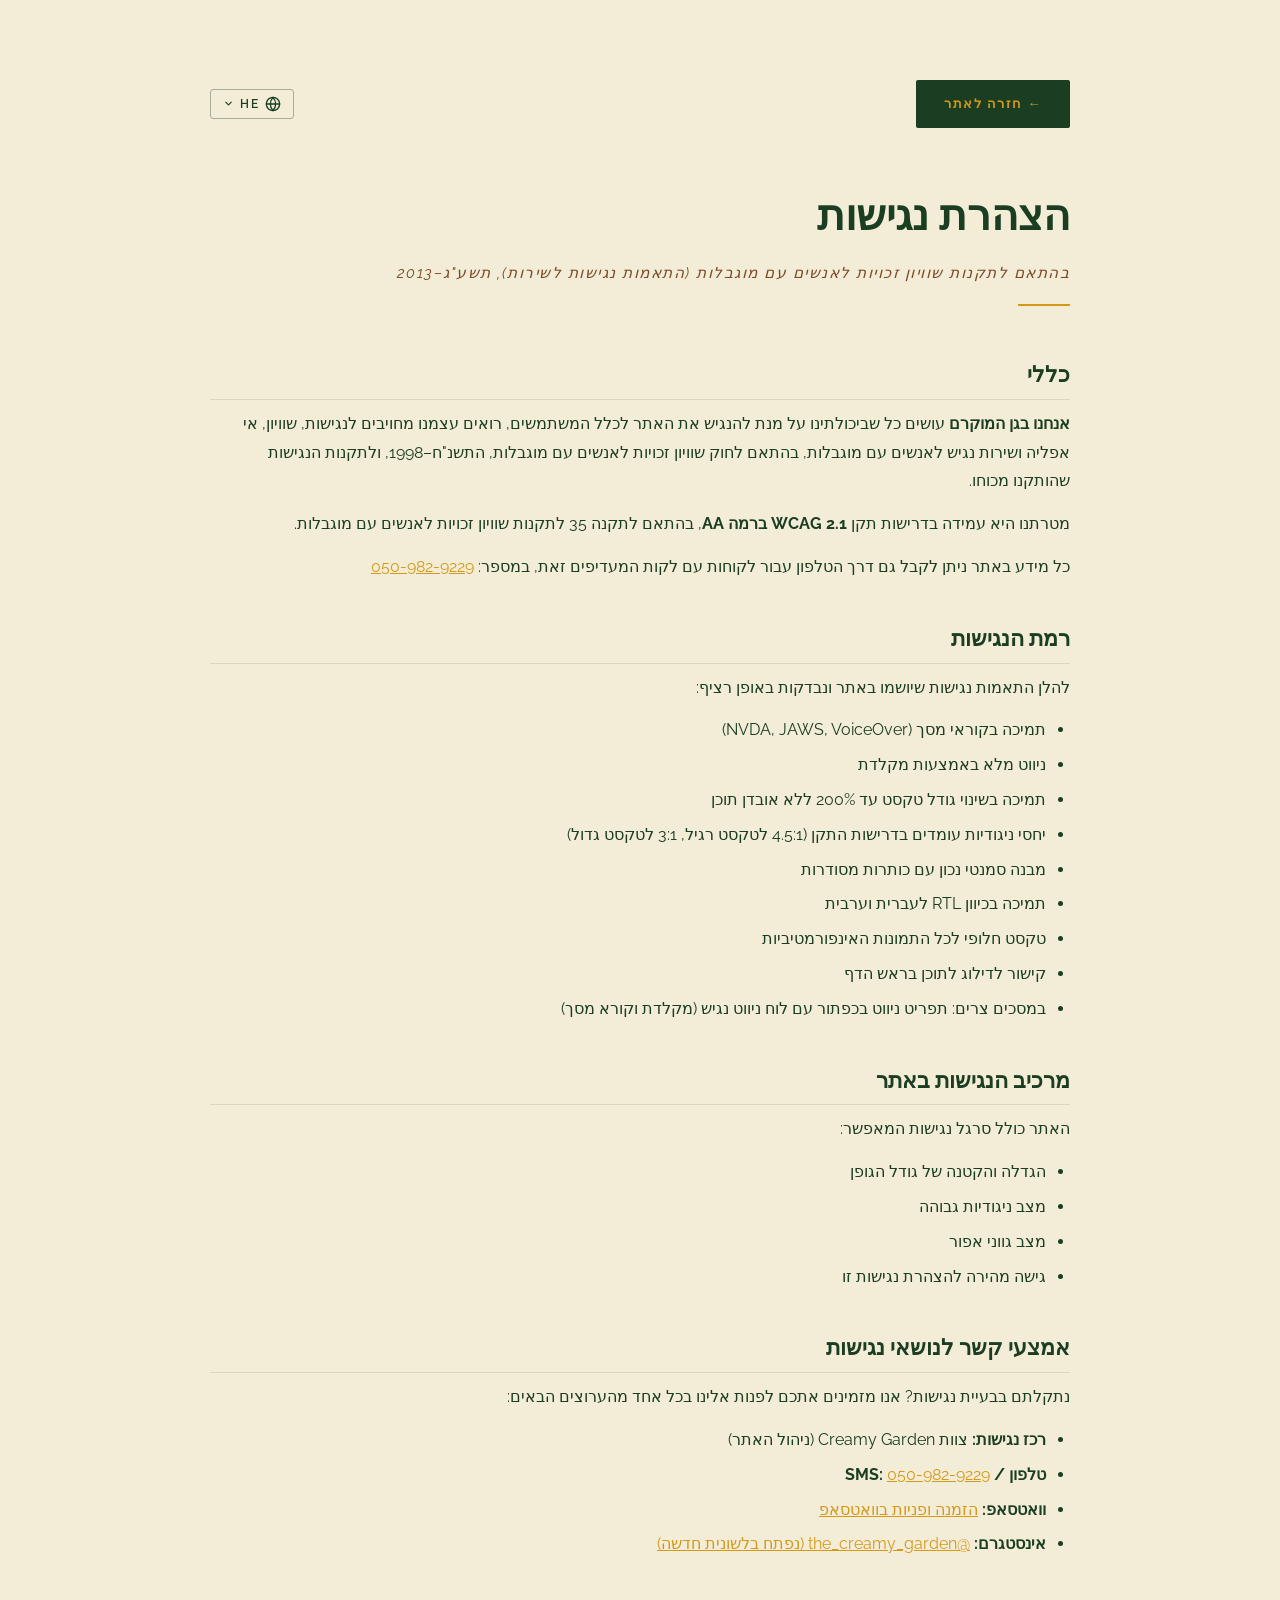
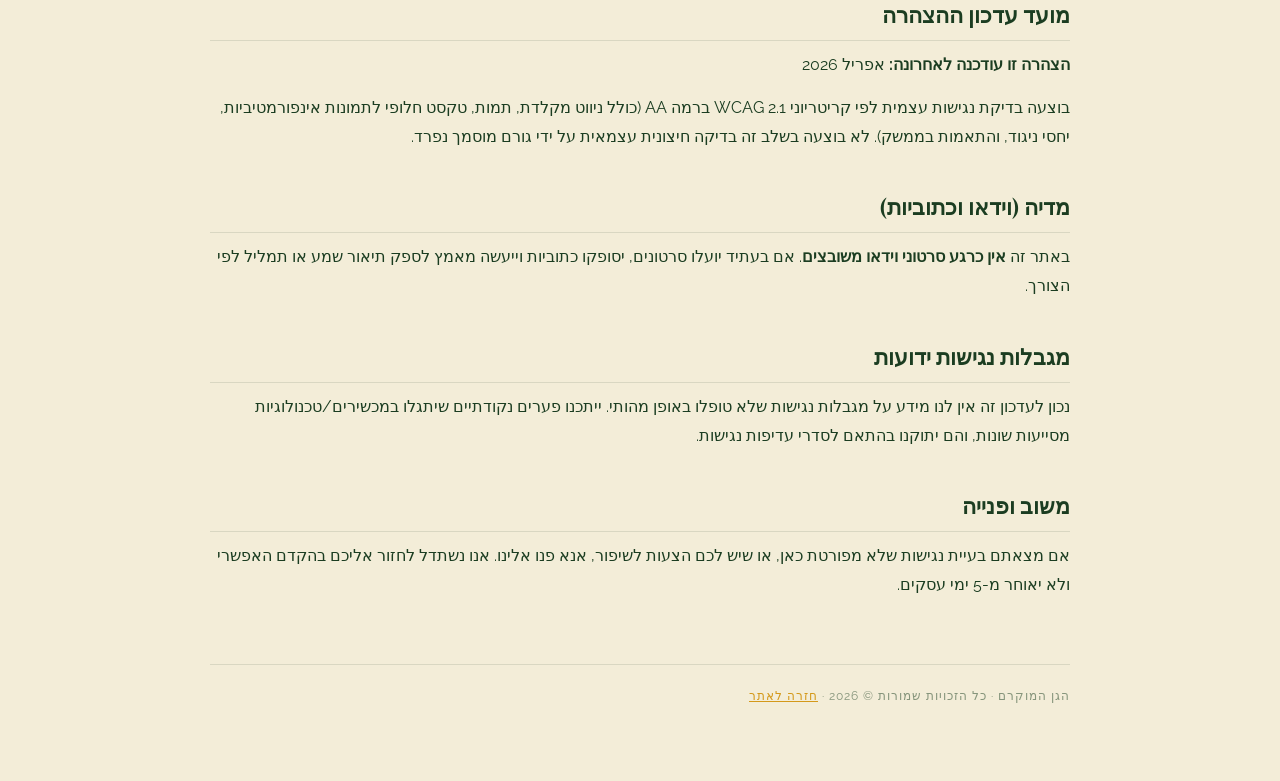
<file: accessibility-statement.html>
<!DOCTYPE html>
<html lang="he" dir="rtl">
<head>
<meta charset="UTF-8">
<meta name="viewport" content="width=device-width, initial-scale=1.0">
<title>הצהרת נגישות — הגן המוקרם</title>
<link href="https://fonts.googleapis.com/css2?family=Playfair+Display:ital,wght@0,400;0,700&family=Raleway:wght@300;400;500;600&display=swap" rel="stylesheet">
<style>
  :root {
    --cream: #F3EDD8;
    --green: #1B3D21;
    --green-dark: #122A16;
    --gold: #B8820A;
    --gold-lt: #D4991A;
    --brown: #7A4A28;
    --white: #FFFDF6;
  }
  *, *::before, *::after { margin:0; padding:0; box-sizing:border-box; }
  body {
    background: var(--cream);
    color: var(--green);
    font-family: "Raleway", sans-serif;
    font-size: 1rem;
    line-height: 1.8;
    padding: 80px 20px 60px;
  }
  .container { max-width: 860px; margin: 0 auto; }
  .top-bar {
    display: flex;
    justify-content: space-between;
    align-items: center;
    margin-bottom: 48px;
    flex-wrap: wrap;
    gap: 12px;
  }
  header { margin-bottom: 48px; }
  h1 {
    font-family: "Playfair Display", serif;
    font-size: clamp(1.8rem, 4vw, 2.6rem);
    color: var(--green);
    margin-bottom: 10px;
  }
  .subtitle {
    color: var(--brown);
    font-style: italic;
    font-size: 0.95rem;
    letter-spacing: 1.5px;
  }
  .divider {
    display: block; width: 52px; height: 2px;
    background: var(--gold-lt);
    margin: 16px 0 40px;
  }
  h2 {
    font-family: "Playfair Display", serif;
    font-size: 1.35rem;
    color: var(--green);
    margin: 36px 0 10px;
    padding-bottom: 6px;
    border-bottom: 1px solid rgba(26,61,32,0.12);
  }
  p { margin-bottom: 14px; }
  ul { padding-right: 24px; margin-bottom: 14px; }
  [dir="ltr"] ul { padding-right: 0; padding-left: 24px; }
  ul li { margin-bottom: 6px; }
  a { color: var(--gold-lt); }
  a:focus-visible { outline: 3px solid var(--gold-lt); outline-offset: 3px; }
  .back-link {
    display: inline-block;
    background: var(--green);
    color: var(--gold-lt);
    padding: 12px 28px;
    border-radius: 2px;
    text-decoration: none;
    font-weight: 600;
    font-size: 0.82rem;
    letter-spacing: 1.5px;
    text-transform: uppercase;
  }
  .back-link:hover { opacity: 0.85; }
  footer {
    margin-top: 64px;
    padding-top: 20px;
    border-top: 1px solid rgba(26,61,32,0.12);
    font-size: 0.78rem;
    color: rgba(26,61,32,0.5);
    letter-spacing: 1px;
  }

  /* ── LANG SWITCHER ─────────────────────────────────────────────── */
  .lang-dropdown { position: relative; }
  .lang-toggle {
    display: flex; align-items: center; gap: 6px;
    background: transparent;
    border: 1px solid rgba(26,61,32,0.35);
    color: var(--green);
    border-radius: 3px;
    padding: 6px 12px;
    font-family: "Raleway", sans-serif;
    font-size: 0.72rem;
    font-weight: 600;
    letter-spacing: 1.5px;
    cursor: pointer;
    text-transform: uppercase;
  }
  .lang-toggle:hover { border-color: var(--gold-lt); color: var(--gold-lt); }
  .lang-toggle .chevron { transition: transform 0.25s; }
  .lang-dropdown.open .lang-toggle { border-color: var(--gold-lt); color: var(--gold-lt); }
  .lang-dropdown.open .lang-toggle .chevron { transform: rotate(180deg); }
  .lang-menu {
    display: none;
    position: absolute;
    top: calc(100% + 6px);
    right: 0;
    background: var(--white);
    border: 1px solid rgba(26,61,32,0.14);
    border-radius: 4px;
    box-shadow: 0 6px 24px rgba(0,0,0,0.13);
    min-width: 150px;
    z-index: 200;
    padding: 4px 0;
    list-style: none;
  }
  [dir="ltr"] .lang-menu { right: auto; left: 0; }
  .lang-dropdown.open .lang-menu { display: block; }
  .lang-menu [role="option"] {
    padding: 9px 16px;
    font-size: 0.8rem;
    font-weight: 500;
    color: var(--green);
    cursor: pointer;
    letter-spacing: 0.5px;
  }
  .lang-menu [role="option"]:hover { background: rgba(200,164,74,0.1); color: var(--gold-lt); }
  .lang-menu [role="option"].active { color: var(--gold-lt); background: rgba(200,164,74,0.07); }
</style>
</head>
<body>
<div class="container">

  <div class="top-bar">
    <a href="index.html" class="back-link" id="backLink" aria-label="חזרה לדף הבית של הגן המוקרם">← חזרה לאתר</a>
    <div class="lang-dropdown" id="langDropdown">
      <button type="button" class="lang-toggle" id="langToggleBtn" onclick="toggleDropdown(event)"
        aria-haspopup="listbox" aria-expanded="false" aria-controls="langMenu" aria-label="בחירת שפה">
        <svg width="16" height="16" viewBox="0 0 24 24" fill="none" stroke="currentColor" stroke-width="2"
          stroke-linecap="round" stroke-linejoin="round" aria-hidden="true">
          <circle cx="12" cy="12" r="10"/>
          <line x1="2" y1="12" x2="22" y2="12"/>
          <path d="M12 2a15.3 15.3 0 0 1 4 10 15.3 15.3 0 0 1-4 10 15.3 15.3 0 0 1-4-10 15.3 15.3 0 0 1 4-10z"/>
        </svg>
        <span id="currentLangLabel" aria-hidden="true">HE</span>
        <svg class="chevron" width="11" height="11" viewBox="0 0 24 24" fill="none" stroke="currentColor"
          stroke-width="2.5" stroke-linecap="round" stroke-linejoin="round" aria-hidden="true">
          <polyline points="6 9 12 15 18 9"/>
        </svg>
      </button>
      <ul class="lang-menu" id="langMenu" role="listbox" aria-label="שפות זמינות">
        <li role="option" tabindex="0" onclick="switchLang('en',this)" data-label="EN" aria-selected="false">🇬🇧 English</li>
        <li role="option" tabindex="0" onclick="switchLang('he',this)" data-label="HE" class="active" aria-selected="true">🇮🇱 עברית</li>
        <li role="option" tabindex="0" onclick="switchLang('ru',this)" data-label="RU" aria-selected="false">🇷🇺 Русский</li>
        <li role="option" tabindex="0" onclick="switchLang('ar',this)" data-label="AR" aria-selected="false">🇸🇦 العربية</li>
      </ul>
    </div>
  </div>

  <header>
    <h1 id="pageTitle">הצהרת נגישות</h1>
    <p class="subtitle" id="pageSubtitle">בהתאם לתקנות שוויון זכויות לאנשים עם מוגבלות (התאמות נגישות לשירות), תשע"ג–2013</p>
    <span class="divider" aria-hidden="true"></span>
  </header>

  <main id="main-content"></main>

  <footer>
    <p id="footerTxt">הגן המוקרם · כל הזכויות שמורות © 2026 · <a href="index.html" id="footerHomeLink">חזרה לאתר</a></p>
  </footer>

</div>
<script>
var T = {
  "he": {
    dir: "rtl", lang: "he",
    pageTitle: "הצהרת נגישות",
    pageSubtitle: 'בהתאם לתקנות שוויון זכויות לאנשים עם מוגבלות (התאמות נגישות לשירות), תשע"ג–2013',
    backLink: "← חזרה לאתר",
    backLinkAria: "חזרה לדף הבית של הגן המוקרם",
    langChoose: "בחירת שפה",
    langAvailable: "שפות זמינות",
    footer: 'הגן המוקרם · כל הזכויות שמורות © 2026 · <a href="index.html" id="footerHomeLink">חזרה לאתר</a>',
    content: `
      <h2>כללי</h2>
      <p><strong>אנחנו בגן המוקרם</strong> עושים כל שביכולתינו על מנת להנגיש את האתר לכלל המשתמשים, רואים עצמנו מחויבים לנגישות, שוויון, אי אפליה ושירות נגיש לאנשים עם מוגבלות, בהתאם לחוק שוויון זכויות לאנשים עם מוגבלות, התשנ"ח–1998, ולתקנות הנגישות שהותקנו מכוחו.</p>
      <p>מטרתנו היא עמידה בדרישות תקן <strong>WCAG 2.1 ברמה AA</strong>, בהתאם לתקנה 35 לתקנות שוויון זכויות לאנשים עם מוגבלות.</p>
      <p>כל מידע באתר ניתן לקבל גם דרך הטלפון עבור לקוחות עם לקות המעדיפים זאת, במספר: <a href="tel:+972509829229">050-982-9229</a></p>
      <h2>רמת הנגישות</h2>
      <p>להלן התאמות נגישות שיושמו באתר ונבדקות באופן רציף:</p>
      <ul>
        <li>תמיכה בקוראי מסך (NVDA, JAWS, VoiceOver)</li>
        <li>ניווט מלא באמצעות מקלדת</li>
        <li>תמיכה בשינוי גודל טקסט עד 200% ללא אובדן תוכן</li>
        <li>יחסי ניגודיות עומדים בדרישות התקן (4.5:1 לטקסט רגיל, 3:1 לטקסט גדול)</li>
        <li>מבנה סמנטי נכון עם כותרות מסודרות</li>
        <li>תמיכה בכיוון RTL לעברית וערבית</li>
        <li>טקסט חלופי לכל התמונות האינפורמטיביות</li>
        <li>קישור לדילוג לתוכן בראש הדף</li>
        <li>במסכים צרים: תפריט ניווט בכפתור עם לוח ניווט נגיש (מקלדת וקורא מסך)</li>
      </ul>
      <h2>מרכיב הנגישות באתר</h2>
      <p>האתר כולל סרגל נגישות המאפשר:</p>
      <ul>
        <li>הגדלה והקטנה של גודל הגופן</li>
        <li>מצב ניגודיות גבוהה</li>
        <li>מצב גווני אפור</li>
        <li>גישה מהירה להצהרת נגישות זו</li>
      </ul>
      <h2>אמצעי קשר לנושאי נגישות</h2>
      <p>נתקלתם בבעיית נגישות? אנו מזמינים אתכם לפנות אלינו בכל אחד מהערוצים הבאים:</p>
      <ul>
        <li><strong>רכז נגישות:</strong> צוות Creamy Garden (ניהול האתר)</li>
        <li><strong>טלפון / SMS:</strong> <a href="tel:+972509829229">050-982-9229</a></li>
        <li><strong>וואטסאפ:</strong> <a href="https://wa.me/972509829229">הזמנה ופניות בוואטסאפ</a></li>
        <li><strong>אינסטגרם:</strong> <a href="https://instagram.com/the_creamy_garden" target="_blank" rel="noopener noreferrer">@the_creamy_garden (נפתח בלשונית חדשה)</a></li>
      </ul>
      <h2>מועד עדכון ההצהרה</h2>
      <p><strong>הצהרה זו עודכנה לאחרונה:</strong> אפריל 2026</p>
      <p>בוצעה בדיקת נגישות עצמית לפי קריטריוני WCAG 2.1 ברמה AA (כולל ניווט מקלדת, תמות, טקסט חלופי לתמונות אינפורמטיביות, יחסי ניגוד, והתאמות בממשק). לא בוצעה בשלב זה בדיקה חיצונית עצמאית על ידי גורם מוסמך נפרד.</p>
      <h2>מדיה (וידאו וכתוביות)</h2>
      <p>באתר זה <strong>אין כרגע סרטוני וידאו משובצים</strong>. אם בעתיד יועלו סרטונים, יסופקו כתוביות וייעשה מאמץ לספק תיאור שמע או תמליל לפי הצורך.</p>
      <h2>מגבלות נגישות ידועות</h2>
      <p>נכון לעדכון זה אין לנו מידע על מגבלות נגישות שלא טופלו באופן מהותי. ייתכנו פערים נקודתיים שיתגלו במכשירים/טכנולוגיות מסייעות שונות, והם יתוקנו בהתאם לסדרי עדיפות נגישות.</p>
      <h2>משוב ופנייה</h2>
      <p>אם מצאתם בעיית נגישות שלא מפורטת כאן, או שיש לכם הצעות לשיפור, אנא פנו אלינו. אנו נשתדל לחזור אליכם בהקדם האפשרי ולא יאוחר מ-5 ימי עסקים.</p>
    `
  },
  "en": {
    dir: "ltr", lang: "en",
    pageTitle: "Accessibility Statement",
    pageSubtitle: "In accordance with the Equal Rights for Persons with Disabilities Regulations (Service Accessibility Adjustments), 2013",
    backLink: "← Back to Site",
    backLinkAria: "Back to The Creamy Garden homepage",
    langChoose: "Choose language",
    langAvailable: "Available languages",
    footer: '© 2026 The Creamy Garden · All rights reserved · <a href="index.html" id="footerHomeLink">Back to Site</a>',
    content: `
      <h2>General</h2>
      <p><strong>The Creamy Garden</strong> is committed to making our website accessible to all users, in accordance with the Equal Rights for Persons with Disabilities Law, 5758–1998, and the accessibility regulations enacted under it.</p>
      <p>Our goal is to meet <strong>WCAG 2.1 Level AA</strong> requirements.</p>
      <p>All information on the site is also available by phone for customers who prefer that option: <a href="tel:+972509829229">050-982-9229</a></p>
      <h2>Accessibility Level</h2>
      <p>The following accessibility adjustments have been implemented and are continuously reviewed:</p>
      <ul>
        <li>Screen reader support (NVDA, JAWS, VoiceOver)</li>
        <li>Full keyboard navigation</li>
        <li>Text resize support up to 200% without loss of content</li>
        <li>Contrast ratios meet standard requirements (4.5:1 for normal text, 3:1 for large text)</li>
        <li>Correct semantic structure with ordered headings</li>
        <li>RTL support for Hebrew and Arabic</li>
        <li>Alternative text for all informative images</li>
        <li>Skip-to-content link at the top of the page</li>
        <li>Mobile navigation menu with accessible keyboard and screen reader support</li>
      </ul>
      <h2>Accessibility Widget</h2>
      <p>The site includes an accessibility toolbar that allows:</p>
      <ul>
        <li>Increase and decrease font size</li>
        <li>High contrast mode</li>
        <li>Grayscale mode</li>
        <li>Quick access to this accessibility statement</li>
      </ul>
      <h2>Contact for Accessibility Issues</h2>
      <p>Encountered an accessibility issue? Please contact us via any of the following:</p>
      <ul>
        <li><strong>Accessibility coordinator:</strong> Creamy Garden team (site management)</li>
        <li><strong>Phone / SMS:</strong> <a href="tel:+972509829229">050-982-9229</a></li>
        <li><strong>WhatsApp:</strong> <a href="https://wa.me/972509829229">Order or contact via WhatsApp</a></li>
        <li><strong>Instagram:</strong> <a href="https://instagram.com/the_creamy_garden" target="_blank" rel="noopener noreferrer">@the_creamy_garden (opens in new tab)</a></li>
      </ul>
      <h2>Statement Last Updated</h2>
      <p><strong>Last updated:</strong> April 2026</p>
      <p>A self-audit was conducted according to WCAG 2.1 Level AA criteria. No independent third-party audit has been performed at this stage.</p>
      <h2>Media (Video & Captions)</h2>
      <p>This site currently <strong>has no embedded videos</strong>. If videos are added in the future, captions and audio descriptions or transcripts will be provided as needed.</p>
      <h2>Known Accessibility Limitations</h2>
      <p>As of this update, we are not aware of any significant unresolved accessibility limitations. Minor gaps may exist for specific assistive technologies and will be addressed according to accessibility priorities.</p>
      <h2>Feedback</h2>
      <p>If you find an accessibility issue not listed here, or have suggestions for improvement, please contact us. We will respond as soon as possible and no later than 5 business days.</p>
    `
  },
  "ru": {
    dir: "ltr", lang: "ru",
    pageTitle: "Заявление о доступности",
    pageSubtitle: "В соответствии с законодательством Израиля об обеспечении доступности веб-сайтов для людей с ограниченными возможностями",
    backLink: "← Вернуться на сайт",
    backLinkAria: "Вернуться на главную страницу The Creamy Garden",
    langChoose: "Выбор языка",
    langAvailable: "Доступные языки",
    footer: '© 2026 The Creamy Garden · Все права защищены · <a href="index.html" id="footerHomeLink">Вернуться на сайт</a>',
    content: `
      <h2>Общая информация</h2>
      <p><strong>The Creamy Garden</strong> стремится сделать наш сайт доступным для всех пользователей в соответствии с израильским законодательством о правах лиц с ограниченными возможностями и нормативами доступности.</p>
      <p>Наша цель — соответствие требованиям <strong>WCAG 2.1 уровня AA</strong>.</p>
      <p>Вся информация на сайте также доступна по телефону для клиентов, которые предпочитают этот способ: <a href="tel:+972509829229">050-982-9229</a></p>
      <h2>Уровень доступности</h2>
      <p>На сайте реализованы следующие меры доступности:</p>
      <ul>
        <li>Поддержка экранных дикторов (NVDA, JAWS, VoiceOver)</li>
        <li>Полная навигация с клавиатуры</li>
        <li>Поддержка увеличения текста до 200% без потери содержимого</li>
        <li>Коэффициенты контрастности соответствуют стандартам (4.5:1 для обычного текста, 3:1 для крупного)</li>
        <li>Правильная семантическая структура с упорядоченными заголовками</li>
        <li>Поддержка RTL для иврита и арабского</li>
        <li>Альтернативный текст для всех информативных изображений</li>
        <li>Ссылка «перейти к содержимому» в верхней части страницы</li>
        <li>Мобильное меню навигации с поддержкой клавиатуры и экранного диктора</li>
      </ul>
      <h2>Виджет доступности</h2>
      <p>На сайте есть панель доступности, позволяющая:</p>
      <ul>
        <li>Увеличивать и уменьшать размер шрифта</li>
        <li>Включать режим высокого контраста</li>
        <li>Включать режим оттенков серого</li>
        <li>Быстро перейти к данному заявлению</li>
      </ul>
      <h2>Контакты по вопросам доступности</h2>
      <p>Обнаружили проблему с доступностью? Свяжитесь с нами:</p>
      <ul>
        <li><strong>Координатор доступности:</strong> команда Creamy Garden</li>
        <li><strong>Телефон / SMS:</strong> <a href="tel:+972509829229">050-982-9229</a></li>
        <li><strong>WhatsApp:</strong> <a href="https://wa.me/972509829229">Заказ и обращения через WhatsApp</a></li>
        <li><strong>Instagram:</strong> <a href="https://instagram.com/the_creamy_garden" target="_blank" rel="noopener noreferrer">@the_creamy_garden (открывается в новой вкладке)</a></li>
      </ul>
      <h2>Дата обновления заявления</h2>
      <p><strong>Последнее обновление:</strong> Апрель 2026</p>
      <p>Проведён самостоятельный аудит по критериям WCAG 2.1 уровня AA. Независимый аудит третьей стороной на данном этапе не проводился.</p>
      <h2>Медиа (видео и субтитры)</h2>
      <p>На сайте <strong>в настоящее время нет встроенных видео</strong>. При добавлении видео будут предоставлены субтитры и при необходимости — аудиоописание или транскрипция.</p>
      <h2>Известные ограничения доступности</h2>
      <p>На дату обновления нам неизвестны существенные нерешённые проблемы с доступностью. Незначительные пробелы для отдельных вспомогательных технологий будут устраняться по мере выявления.</p>
      <h2>Обратная связь</h2>
      <p>Если вы обнаружили проблему с доступностью или у вас есть предложения по улучшению, пожалуйста, свяжитесь с нами. Мы ответим как можно скорее, не позднее 5 рабочих дней.</p>
    `
  },
  "ar": {
    dir: "rtl", lang: "ar",
    pageTitle: "بيان إمكانية الوصول",
    pageSubtitle: "وفقاً لتشريعات إسرائيل بشأن إمكانية الوصول للأشخاص ذوي الإعاقة",
    backLink: "← العودة إلى الموقع",
    backLinkAria: "العودة إلى الصفحة الرئيسية لـ The Creamy Garden",
    langChoose: "اختيار اللغة",
    langAvailable: "اللغات المتاحة",
    footer: '© 2026 The Creamy Garden · جميع الحقوق محفوظة · <a href="index.html" id="footerHomeLink">العودة إلى الموقع</a>',
    content: `
      <h2>عام</h2>
      <p><strong>The Creamy Garden</strong> ملتزم بجعل موقعنا الإلكتروني متاحاً لجميع المستخدمين، وفقاً لقانون المساواة في حقوق الأشخاص ذوي الإعاقة ولوائح إمكانية الوصول الصادرة بموجبه.</p>
      <p>هدفنا هو الوفاء بمتطلبات معيار <strong>WCAG 2.1 المستوى AA</strong>.</p>
      <p>جميع المعلومات الواردة في الموقع متاحة أيضاً عبر الهاتف للعملاء الذين يفضلون ذلك: <a href="tel:+972509829229">050-982-9229</a></p>
      <h2>مستوى إمكانية الوصول</h2>
      <p>تم تطبيق تعديلات إمكانية الوصول التالية على الموقع ويجري مراجعتها باستمرار:</p>
      <ul>
        <li>دعم قارئات الشاشة (NVDA وJAWS وVoiceOver)</li>
        <li>التنقل الكامل عبر لوحة المفاتيح</li>
        <li>دعم تغيير حجم النص حتى 200% دون فقدان المحتوى</li>
        <li>نسب التباين تستوفي متطلبات المعيار (4.5:1 للنص العادي، 3:1 للنص الكبير)</li>
        <li>بنية دلالية صحيحة مع عناوين منظمة</li>
        <li>دعم اتجاه RTL للعبرية والعربية</li>
        <li>نص بديل لجميع الصور المعلوماتية</li>
        <li>رابط التخطي إلى المحتوى في أعلى الصفحة</li>
        <li>قائمة تنقل للهاتف المحمول مع دعم لوحة المفاتيح وقارئ الشاشة</li>
      </ul>
      <h2>أداة إمكانية الوصول</h2>
      <p>يتضمن الموقع شريط إمكانية الوصول الذي يتيح:</p>
      <ul>
        <li>تكبير وتصغير حجم الخط</li>
        <li>وضع التباين العالي</li>
        <li>وضع تدرج الرمادي</li>
        <li>الوصول السريع إلى هذا البيان</li>
      </ul>
      <h2>التواصل بشأن مشكلات إمكانية الوصول</h2>
      <p>هل واجهت مشكلة في إمكانية الوصول؟ يسعدنا تلقي استفساراتكم عبر أي من القنوات التالية:</p>
      <ul>
        <li><strong>منسق إمكانية الوصول:</strong> فريق Creamy Garden (إدارة الموقع)</li>
        <li><strong>هاتف / رسالة نصية:</strong> <a href="tel:+972509829229">050-982-9229</a></li>
        <li><strong>واتساب:</strong> <a href="https://wa.me/972509829229">الطلبات والاستفسارات عبر واتساب</a></li>
        <li><strong>إنستغرام:</strong> <a href="https://instagram.com/the_creamy_garden" target="_blank" rel="noopener noreferrer">@the_creamy_garden (يفتح في تبويب جديد)</a></li>
      </ul>
      <h2>تاريخ تحديث البيان</h2>
      <p><strong>آخر تحديث:</strong> أبريل 2026</p>
      <p>تم إجراء تدقيق ذاتي وفق معايير WCAG 2.1 المستوى AA. لم يُجرَ حتى الآن تدقيق مستقل من طرف ثالث متخصص.</p>
      <h2>الوسائط (الفيديو والترجمة)</h2>
      <p>لا يحتوي الموقع حالياً على <strong>أي مقاطع فيديو مضمّنة</strong>. في حال إضافة مقاطع مستقبلاً، ستُوفَّر ترجمات نصية ووصف صوتي أو نصوص مكتوبة عند الحاجة.</p>
      <h2>قيود إمكانية الوصول المعروفة</h2>
      <p>حتى تاريخ هذا التحديث، لا علم لنا بأي قيود جوهرية لم تُعالَج. قد تظهر فجوات بسيطة مع بعض التقنيات المساعدة وسيتم معالجتها وفق أولويات إمكانية الوصول.</p>
      <h2>التغذية الراجعة</h2>
      <p>إذا وجدت مشكلة في إمكانية الوصول غير مذكورة هنا، أو لديك اقتراحات للتحسين، يرجى التواصل معنا. سنسعى للرد في أقرب وقت ممكن وليس بعد 5 أيام عمل.</p>
    `
  }
};

var currentLang = "he";

function applyLang(lang) {
  var d = T[lang];
  if (!d) return;
  currentLang = lang;

  document.documentElement.setAttribute("lang", d.lang);
  document.documentElement.setAttribute("dir", d.dir);

  document.getElementById("pageTitle").textContent = d.pageTitle;
  document.getElementById("pageSubtitle").textContent = d.pageSubtitle;

  var back = document.getElementById("backLink");
  back.textContent = d.backLink;
  back.setAttribute("aria-label", d.backLinkAria);

  document.getElementById("main-content").innerHTML = d.content;
  document.getElementById("footerTxt").innerHTML = d.footer;

  var lbl = document.getElementById("langToggleBtn");
  lbl.setAttribute("aria-label", d.langChoose);
  document.getElementById("langMenu").setAttribute("aria-label", d.langAvailable);
  document.getElementById("currentLangLabel").textContent = lang.toUpperCase();

  // mark active option
  document.querySelectorAll("#langMenu [role='option']").forEach(function(el) {
    var isActive = el.getAttribute("data-label") === lang.toUpperCase();
    el.classList.toggle("active", isActive);
    el.setAttribute("aria-selected", isActive ? "true" : "false");
  });

  try { localStorage.setItem("cg_lang", lang); } catch(e) {}
}

function switchLang(lang, btn) {
  applyLang(lang);
  closeDropdown();
}

function toggleDropdown(e) {
  e.stopPropagation();
  var dd = document.getElementById("langDropdown");
  var isOpen = dd.classList.toggle("open");
  document.getElementById("langToggleBtn").setAttribute("aria-expanded", isOpen ? "true" : "false");
}

function closeDropdown() {
  var dd = document.getElementById("langDropdown");
  dd.classList.remove("open");
  document.getElementById("langToggleBtn").setAttribute("aria-expanded", "false");
}

document.addEventListener("click", function(e) {
  var dd = document.getElementById("langDropdown");
  if (dd && !dd.contains(e.target)) closeDropdown();
});

document.addEventListener("keydown", function(e) {
  if (e.key === "Escape") closeDropdown();
});

// keyboard nav for lang options
document.getElementById("langMenu").addEventListener("keydown", function(e) {
  var opts = Array.from(this.querySelectorAll("[role='option']"));
  var idx = opts.indexOf(document.activeElement);
  if (e.key === "ArrowDown") { e.preventDefault(); opts[(idx+1) % opts.length].focus(); }
  if (e.key === "ArrowUp")   { e.preventDefault(); opts[(idx-1+opts.length) % opts.length].focus(); }
  if (e.key === "Enter" || e.key === " ") { e.preventDefault(); if (idx>=0) opts[idx].click(); }
});

// init
(function() {
  var saved;
  try { saved = localStorage.getItem("cg_lang"); } catch(e) {}
  applyLang(T[saved] ? saved : "he");
})();
</script>
</body>
</html>
</file>
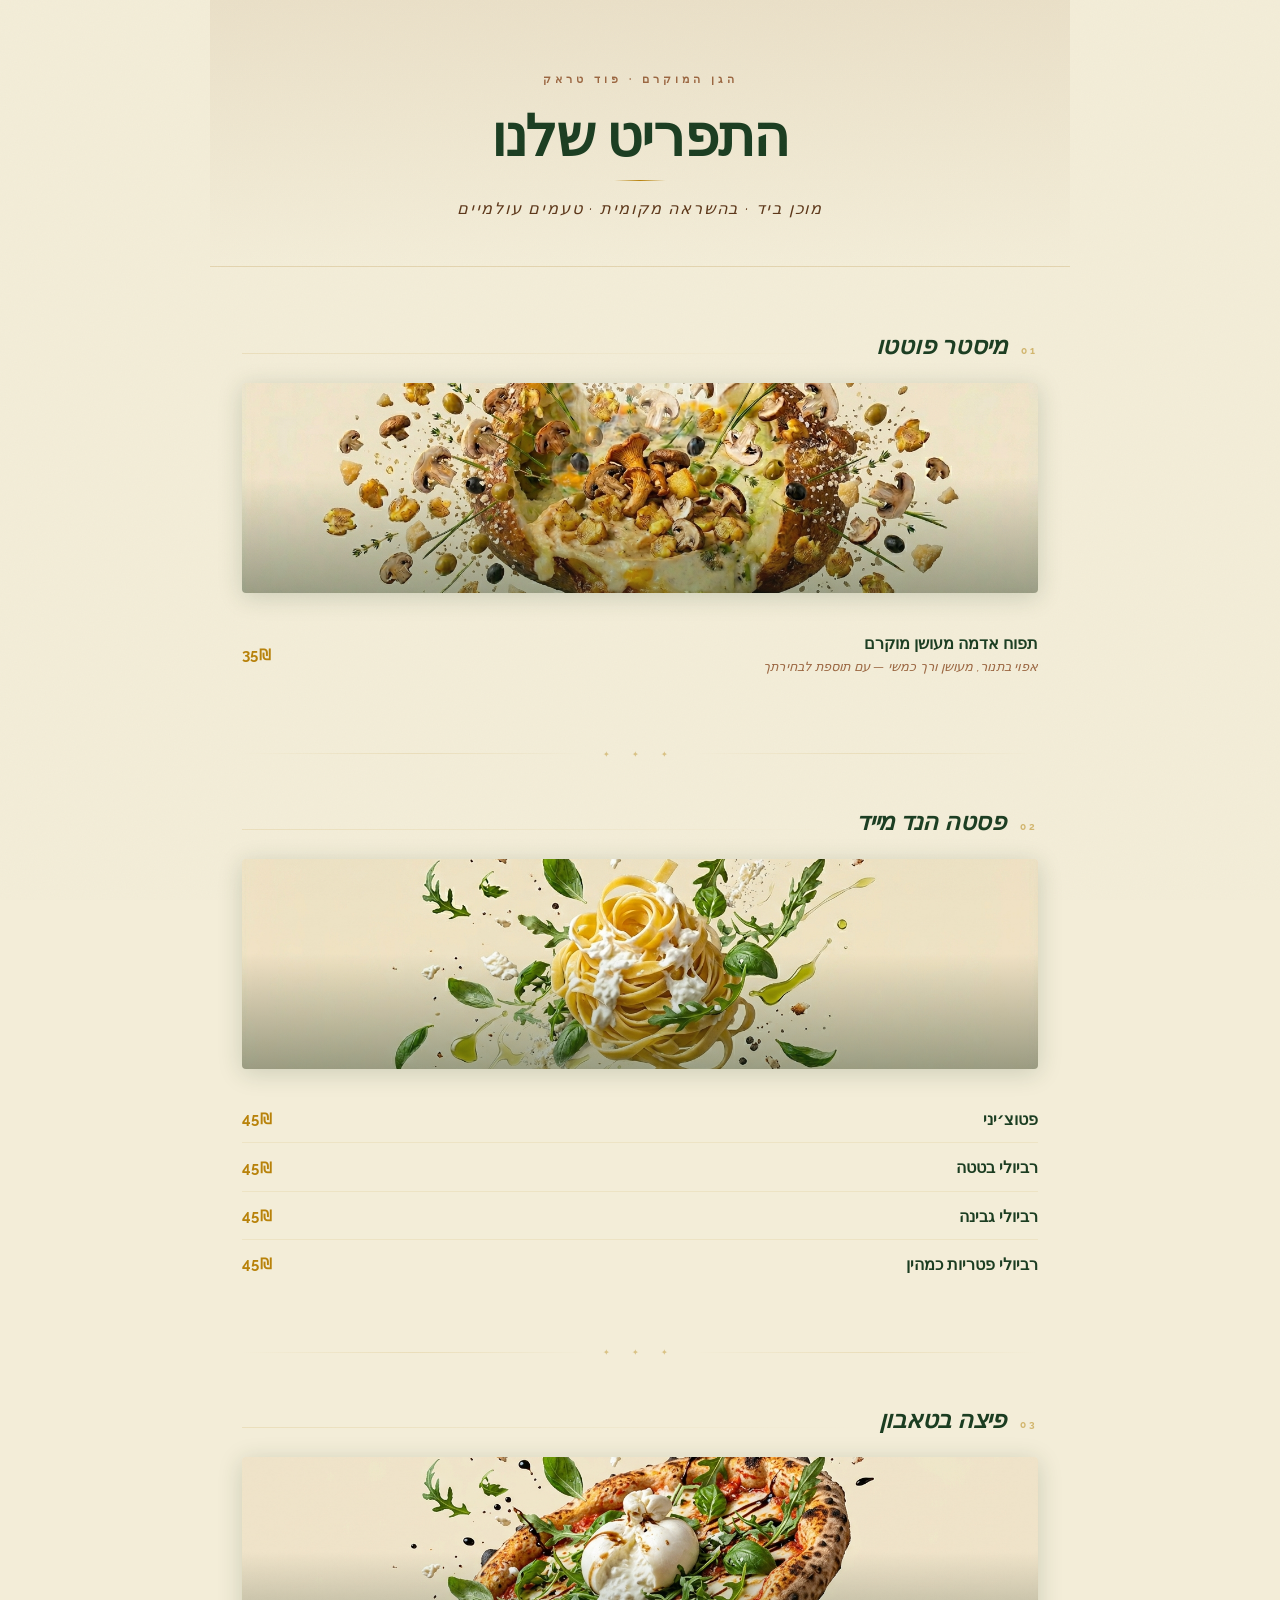
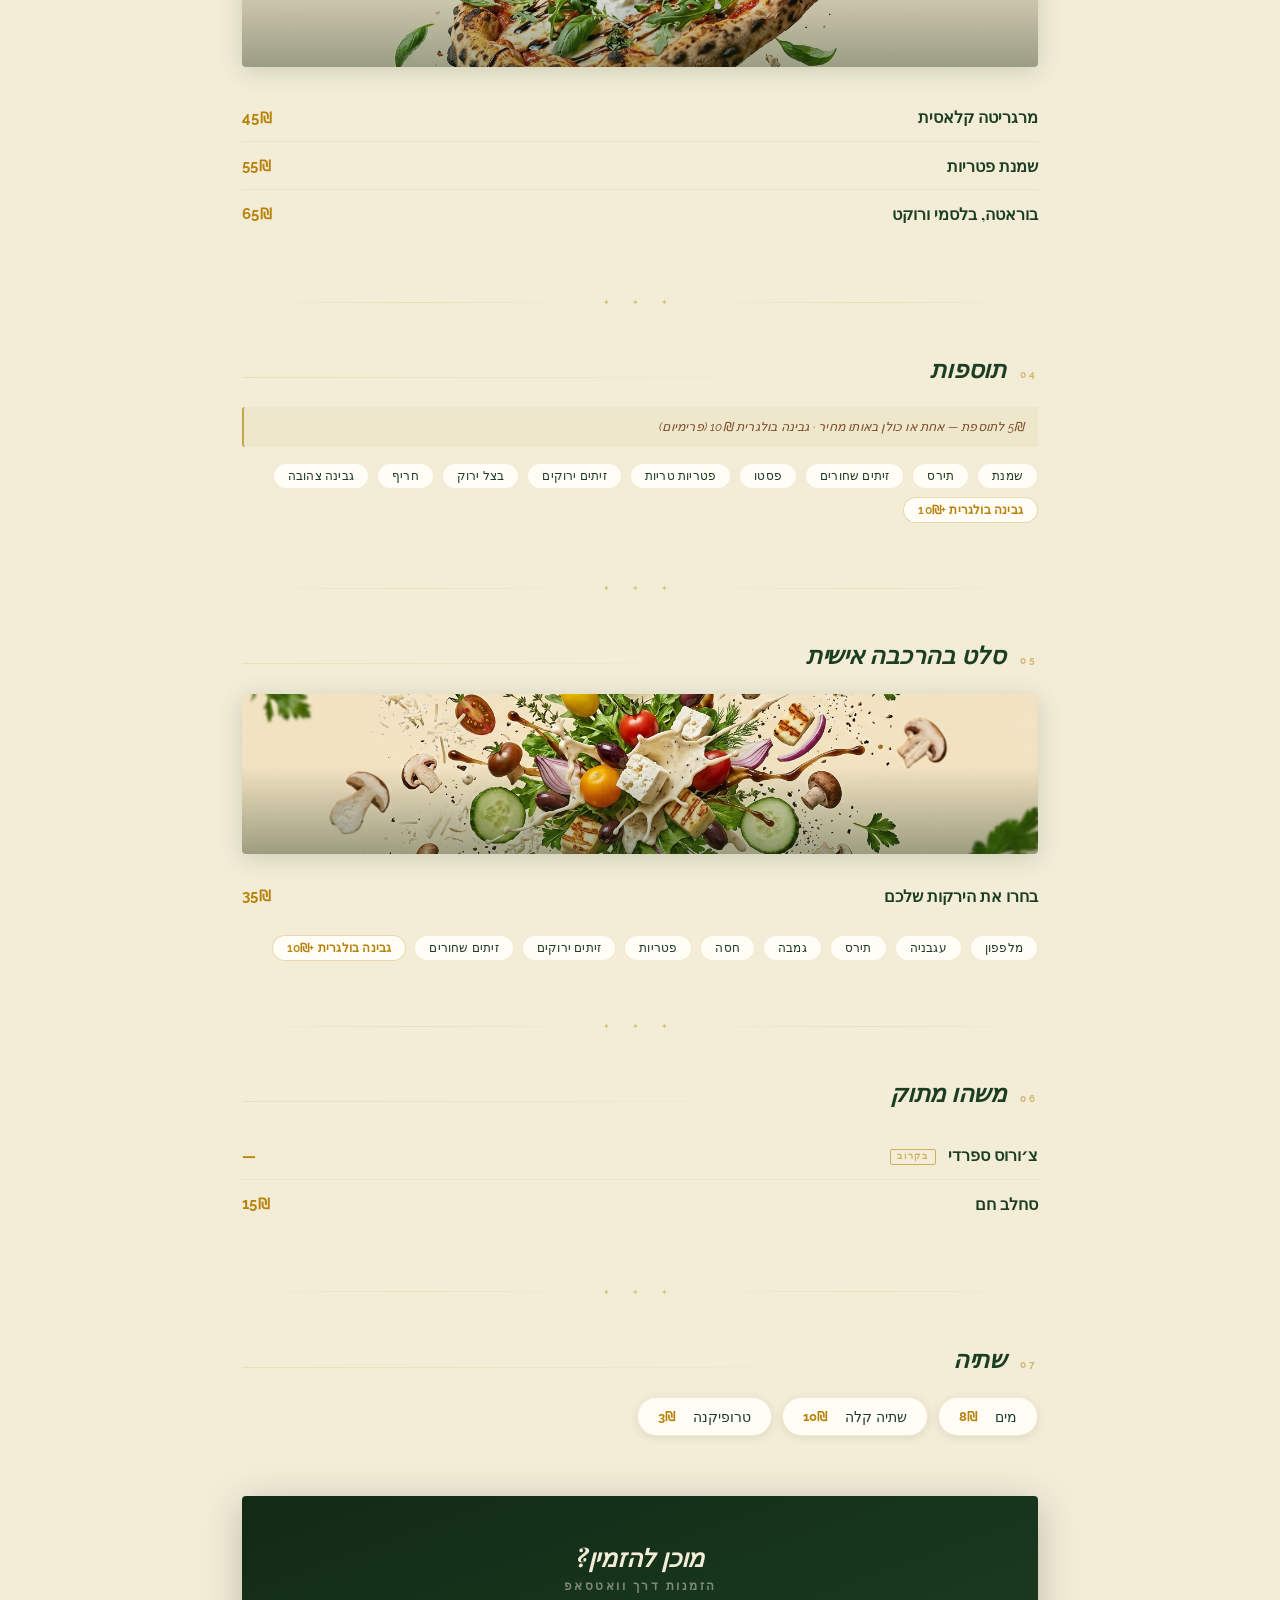
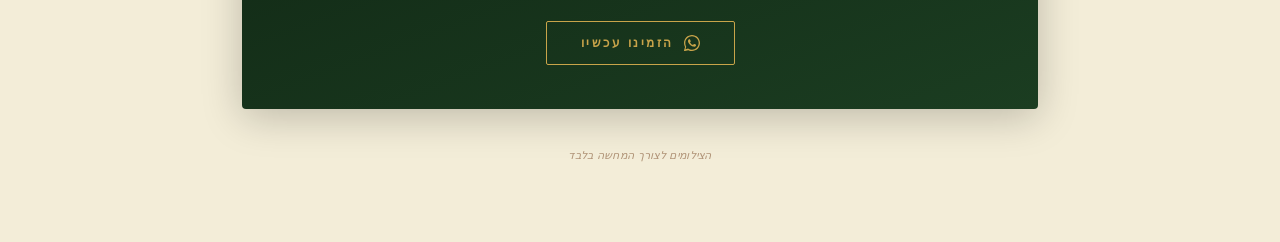
<file: refactor_ideas/menu-concept.html>
<!DOCTYPE html>
<html lang="he" dir="rtl">
<head>
<meta charset="UTF-8">
<meta name="viewport" content="width=device-width, initial-scale=1.0">
<title>Menu Concept — The Creamy Garden</title>
<link rel="preconnect" href="https://fonts.googleapis.com">
<link rel="preconnect" href="https://fonts.gstatic.com" crossorigin>
<link href="https://fonts.googleapis.com/css2?family=Playfair+Display:ital,wght@0,400;0,600;0,700;0,900;1,400;1,700&family=Raleway:wght@300;400;500;600;700&family=Dancing+Script:wght@700&display=swap" rel="stylesheet">
<style>
  *, *::before, *::after { margin:0; padding:0; box-sizing:border-box; }

  /* ── EXACT SITE PALETTE ───────────────────────── */
  :root {
    --cream:         #F3EDD8;
    --parchment:     #EAE0C8;
    --parchment-dark:#D8CEB4;
    --gold:          #B8820A;
    --gold-lt:       #D4991A;
    --gold-warm:     #C8A44A;
    --gold-pale:     rgba(200,164,74,0.2);
    --green:         #1B3D21;
    --green-lt:      #2E6234;
    --green-dark:    #122A16;
    --brown:         #7A4A28;
    --brown-lt:      #9B6640;
    --white:         #FFFDF6;
    --off-white:     #FAF6EC;
    --shadow:        rgba(26,61,32,0.11);
    --shadow-md:     rgba(26,61,32,0.18);
  }

  html { scroll-behavior: smooth; }
  body {
    background: var(--cream);
    color: var(--green);
    font-family: "Raleway", sans-serif;
    font-weight: 400;
    -webkit-font-smoothing: antialiased;
    -moz-osx-font-smoothing: grayscale;
  }

  /* Grain texture — matches the main site body::after */
  body::after {
    content: "";
    position: fixed; inset: 0;
    background-image: url("data:image/svg+xml,%3Csvg xmlns='http://www.w3.org/2000/svg' width='300' height='300'%3E%3Cfilter id='n'%3E%3CfeTurbulence type='fractalNoise' baseFrequency='0.75' numOctaves='4' stitchTiles='stitch'/%3E%3C/filter%3E%3Crect width='300' height='300' filter='url(%23n)' opacity='1'/%3E%3C/svg%3E");
    opacity: 0.028;
    pointer-events: none;
    z-index: 9999;
  }

  /* ── PAGE WRAPPER ─────────────────────────────── */
  .page {
    max-width: 860px;
    margin: 0 auto;
    padding: 0 32px 80px;
  }


  /* ── MENU MASTHEAD — mirrors site section-title style ── */
  .menu-masthead {
    text-align: center;
    padding: 72px 0 48px;
    background: linear-gradient(180deg, var(--parchment) 0%, var(--cream) 100%);
    margin: 0 -32px 64px;
    padding-inline: 32px;
    border-bottom: 1px solid rgba(200,164,74,0.2);
  }
  .menu-masthead-kicker {
    font-family: "Raleway", sans-serif;
    font-size: 0.7rem;
    font-weight: 600;
    letter-spacing: 4px;
    text-transform: uppercase;
    color: var(--brown-lt);
    margin-bottom: 16px;
    display: block;
  }
  /* Reuses site .section-title sizing */
  .menu-masthead-title {
    font-family: "Playfair Display", serif;
    font-size: clamp(2.3rem, 5vw, 3.5rem);
    font-weight: 900;
    color: var(--green);
    line-height: 1.1;
    letter-spacing: -0.02em;
    margin-bottom: 0;
  }
  /* Site .divider style */
  .masthead-divider {
    display: block;
    width: 52px; height: 1.5px;
    background: linear-gradient(90deg, transparent, var(--gold), transparent);
    margin: 16px auto 18px;
    border: none;
  }
  /* Site .section-subtitle style */
  .menu-masthead-sub {
    font-style: italic;
    letter-spacing: 1.8px;
    font-size: 1rem;
    font-weight: 400;
    color: #5c3618;
  }

  /* ── SECTION ──────────────────────────────────── */
  .menu-section {
    margin-bottom: 60px;
  }

  /* Section head: number + italic title + fading gold rule */
  .section-head {
    display: flex;
    align-items: baseline;
    gap: 14px;
    margin-bottom: 26px;
  }
  .section-num {
    font-family: "Raleway", sans-serif;
    font-size: 0.65rem;
    font-weight: 700;
    color: var(--gold-warm);
    letter-spacing: 3px;
    opacity: 0.75;
    flex-shrink: 0;
    padding-top: 5px;
  }
  /* Mirrors site .section-title but smaller, left-aligned */
  .section-title {
    font-family: "Playfair Display", serif;
    font-size: 1.5rem;
    font-weight: 700;
    font-style: italic;
    color: var(--green);
    line-height: 1.1;
    letter-spacing: -0.01em;
  }
  /* Fading gold rule — same gradient logic as site nav underline */
  .section-rule {
    flex: 1;
    height: 1px;
    border: none;
    background: linear-gradient(to left, var(--gold-pale), transparent);
    margin-bottom: 3px;
  }
  [dir="rtl"] .section-rule {
    background: linear-gradient(to right, var(--gold-pale), transparent);
  }

  /* ── FULL-WIDTH PHOTO BANNER ──────────────────── */
  .section-photo {
    width: 100%;
    height: 210px;
    border-radius: 4px;
    overflow: hidden;
    margin-bottom: 26px;
    position: relative;
    box-shadow: 0 4px 24px var(--shadow-md);
  }
  .section-photo img {
    width: 100%; height: 100%; object-fit: cover; display: block;
    transition: transform 7s ease;
  }
  .section-photo:hover img { transform: scale(1.04); }
  /* Dark-green vignette at bottom — same as site gallery hover overlays */
  .section-photo::after {
    content: "";
    position: absolute; inset: 0;
    background: linear-gradient(to bottom, transparent 45%, rgba(18,42,22,0.38) 100%);
  }

  /* ── 3-COL PHOTO GRID ─────────────────────────── */
  .photo-grid {
    display: grid;
    grid-template-columns: repeat(3, 1fr);
    gap: 10px;
    margin-bottom: 26px;
  }
  .photo-grid-item {
    position: relative;
    border-radius: 4px;
    overflow: hidden;
    aspect-ratio: 4/3;
    box-shadow: 0 3px 14px var(--shadow);
  }
  .photo-grid-item img {
    width: 100%; height: 100%; object-fit: cover; display: block;
    transition: transform 7s ease;
  }
  .photo-grid-item:hover img { transform: scale(1.06); }
  .photo-grid-label {
    position: absolute;
    bottom: 0; left: 0; right: 0;
    padding: 7px 10px;
    background: linear-gradient(to top, rgba(18,42,22,0.78) 0%, transparent 100%);
    font-family: "Playfair Display", serif;
    font-size: 0.72rem;
    font-style: italic;
    color: rgba(243,237,216,0.92);
    letter-spacing: 0.3px;
  }
  [dir="rtl"] .photo-grid-label { text-align: right; }

  /* ── ITEM ROWS ────────────────────────────────── */
  .item-list { list-style: none; }
  .item-row {
    display: grid;
    grid-template-columns: 1fr auto;
    grid-template-rows: auto auto;
    column-gap: 20px;
    padding: 13px 0;
    border-bottom: 1px solid rgba(200,164,74,0.14);
    align-items: baseline;
  }
  .item-row:last-child { border-bottom: none; }

  .item-name {
    font-family: "Playfair Display", serif;
    font-size: 1.02rem;
    font-weight: 600;
    color: var(--green);
    line-height: 1.3;
    grid-column: 1; grid-row: 1;
  }
  .item-desc {
    font-size: 0.8rem;
    color: var(--brown-lt);
    font-style: italic;
    margin-top: 3px;
    line-height: 1.5;
    grid-column: 1; grid-row: 2;
    letter-spacing: 0.2px;
  }
  .item-price {
    font-family: "Raleway", sans-serif;
    font-size: 0.92rem;
    font-weight: 700;
    color: var(--gold);
    grid-column: 2; grid-row: 1 / 3;
    align-self: center;
    white-space: nowrap;
    letter-spacing: 0.3px;
  }
  /* "Soon" badge — gold bordered, site-accent style */
  .item-badge {
    display: inline-block;
    font-family: "Raleway", sans-serif;
    font-size: 0.56rem;
    font-weight: 700;
    letter-spacing: 1.8px;
    text-transform: uppercase;
    color: var(--gold-warm);
    border: 1px solid var(--gold-warm);
    border-radius: 2px;
    padding: 1px 6px;
    margin-inline-start: 8px;
    vertical-align: middle;
    opacity: 0.85;
  }

  /* ── PRICE NOTE / CALLOUT ─────────────────────── */
  /* Parchment inset — same warmth as ck-rule area */
  .section-note {
    font-size: 0.78rem;
    color: var(--brown);
    font-style: italic;
    margin-bottom: 16px;
    padding: 10px 14px;
    background: rgba(200,164,74,0.09);
    border-inline-start: 2px solid var(--gold-warm);
    border-radius: 0 3px 3px 0;
    line-height: 1.6;
    letter-spacing: 0.2px;
  }
  [dir="rtl"] .section-note {
    border-inline-start: none;
    border-inline-end: 2px solid var(--gold-warm);
    border-radius: 3px 0 0 3px;
  }

  /* ── TAGS (toppings / salad) ──────────────────── */
  .tags { display: flex; flex-wrap: wrap; gap: 8px; }
  .tag {
    font-size: 0.75rem;
    font-weight: 500;
    color: var(--green);
    background: var(--white);
    border: 1px solid rgba(200,164,74,0.22);
    border-radius: 40px;
    padding: 5px 14px;
    letter-spacing: 0.2px;
    transition: border-color 0.2s, box-shadow 0.2s;
  }
  .tag:hover {
    border-color: rgba(200,164,74,0.45);
    box-shadow: 0 2px 8px var(--shadow);
  }
  .tag-premium {
    color: var(--gold);
    border-color: rgba(200,164,74,0.42);
    font-weight: 600;
  }

  /* ── DRINKS — pill row ────────────────────────── */
  /* Matches site .ck-drink-pill exactly */
  .drinks-row { display: flex; flex-wrap: wrap; gap: 10px; }
  .drink-pill {
    display: inline-flex;
    align-items: center;
    gap: 18px;
    padding: 9px 20px;
    background: var(--white);
    border: 1px solid rgba(200,164,74,0.22);
    border-radius: 40px;
    box-shadow: 0 2px 8px var(--shadow);
    transition: border-color 0.2s, box-shadow 0.2s;
  }
  .drink-pill:hover {
    border-color: rgba(200,164,74,0.45);
    box-shadow: 0 4px 14px var(--shadow-md);
  }
  .drink-name {
    font-family: "Playfair Display", serif;
    font-size: 0.88rem;
    color: var(--green);
  }
  .drink-price {
    font-size: 0.8rem;
    font-weight: 700;
    color: var(--gold);
  }

  /* ── SECTION ORNAMENT — uses same gradient as .divider ── */
  .ornament {
    display: flex;
    align-items: center;
    gap: 18px;
    margin: 48px 0;
    color: var(--gold-warm);
    font-size: 0.5rem;
    letter-spacing: 10px;
    opacity: 0.6;
  }
  .ornament::before, .ornament::after {
    content: "";
    flex: 1;
    height: 1px;
    background: linear-gradient(90deg, transparent, rgba(200,164,74,0.35), transparent);
  }

  /* ── ORDER STRIP — mirrors site nav dark green ── */
  .order-strip {
    text-align: center;
    padding: 44px 24px;
    background: linear-gradient(160deg, var(--green-dark) 0%, var(--green) 100%);
    border-radius: 4px;
    margin-top: 60px;
    box-shadow: 0 8px 40px rgba(0,0,0,0.22);
  }
  .order-strip-title {
    font-family: "Playfair Display", serif;
    font-size: 1.55rem;
    font-weight: 700;
    font-style: italic;
    color: var(--cream);
    margin-bottom: 6px;
    letter-spacing: -0.01em;
  }
  .order-strip-sub {
    font-size: 0.72rem;
    letter-spacing: 2.5px;
    text-transform: uppercase;
    color: rgba(243,237,216,0.48);
    margin-bottom: 28px;
    font-weight: 600;
  }
  /* Matches site .menu-order-btn */
  .order-btn {
    display: inline-flex;
    align-items: center;
    gap: 10px;
    padding: 13px 34px;
    background: transparent;
    border: 1.5px solid var(--gold-warm);
    color: var(--gold-warm);
    font-family: "Raleway", sans-serif;
    font-size: 0.76rem;
    font-weight: 700;
    letter-spacing: 2.5px;
    text-transform: uppercase;
    text-decoration: none;
    border-radius: 2px;
    transition: background 0.25s, color 0.25s;
    cursor: pointer;
  }
  .order-btn:hover {
    background: var(--gold-warm);
    color: var(--green-dark);
  }

  /* ── DISCLAIMER ───────────────────────────────── */
  .disclaimer {
    text-align: center;
    margin-top: 40px;
    font-size: 0.68rem;
    color: rgba(122,74,40,0.55);
    font-style: italic;
    letter-spacing: 0.3px;
  }

  /* ── RESPONSIVE ───────────────────────────────── */
  @media (max-width: 640px) {
    .page { padding: 0 20px 60px; }
    .menu-masthead { margin-inline: -20px; padding-inline: 20px; }
    .photo-grid { grid-template-columns: 1fr 1fr; }
    .menu-masthead-title { font-size: 2.2rem; }
    .section-photo { height: 170px; }
  }
  @media (max-width: 400px) {
    .photo-grid { grid-template-columns: 1fr; }
  }
</style>
</head>
<body>


<div class="page">

  <!-- MASTHEAD -->
  <header class="menu-masthead">
    <span class="menu-masthead-kicker">הגן המוקרם · פוד טראק</span>
    <h1 class="menu-masthead-title">התפריט שלנו</h1>
    <span class="masthead-divider" aria-hidden="true"></span>
    <p class="menu-masthead-sub">מוכן ביד · בהשראה מקומית · טעמים עולמיים</p>
  </header>

  <!-- 01 · POTATO -->
  <section class="menu-section">
    <div class="section-head">
      <span class="section-num">01</span>
      <h2 class="section-title">מיסטר פוטטו</h2>
      <hr class="section-rule">
    </div>
    <div class="section-photo">
      <img src="../assets/gallery/creamedPotato.png" alt="תפוח אדמה מוקרם">
    </div>
    <ul class="item-list">
      <li class="item-row">
        <span class="item-name">תפוח אדמה מעושן מוקרם</span>
        <span class="item-desc">אפוי בתנור, מעושן ורך כמשי — עם תוספת לבחירתך</span>
        <span class="item-price">35₪</span>
      </li>
    </ul>
  </section>

  <div class="ornament" aria-hidden="true">✦ ✦ ✦</div>

  <!-- 02 · PASTA -->
  <section class="menu-section">
    <div class="section-head">
      <span class="section-num">02</span>
      <h2 class="section-title">פסטה הנד מייד</h2>
      <hr class="section-rule">
    </div>
    <div class="section-photo">
      <img src="../assets/gallery/Fettuccine.png" alt="פטוצ׳יני">
    </div>
    <ul class="item-list">
      <li class="item-row">
        <span class="item-name">פטוצ׳יני</span>
        <span class="item-price">45₪</span>
      </li>
      <li class="item-row">
        <span class="item-name">רביולי בטטה</span>
        <span class="item-price">45₪</span>
      </li>
      <li class="item-row">
        <span class="item-name">רביולי גבינה</span>
        <span class="item-price">45₪</span>
      </li>
      <li class="item-row">
        <span class="item-name">רביולי פטריות כמהין</span>
        <span class="item-price">45₪</span>
      </li>
    </ul>
  </section>

  <div class="ornament" aria-hidden="true">✦ ✦ ✦</div>

  <!-- 03 · PIZZA -->
  <section class="menu-section">
    <div class="section-head">
      <span class="section-num">03</span>
      <h2 class="section-title">פיצה בטאבון</h2>
      <hr class="section-rule">
    </div>
    <div class="section-photo">
      <img src="../assets/gallery/BurrataNapolitanPizza.png" alt="בוראטה, בלסמי ורוקט">
    </div>
    <ul class="item-list">
      <li class="item-row">
        <span class="item-name">מרגריטה קלאסית</span>
        <span class="item-price">45₪</span>
      </li>
      <li class="item-row">
        <span class="item-name">שמנת פטריות</span>
        <span class="item-price">55₪</span>
      </li>
      <li class="item-row">
        <span class="item-name">בוראטה, בלסמי ורוקט</span>
        <span class="item-price">65₪</span>
      </li>
    </ul>
  </section>

  <div class="ornament" aria-hidden="true">✦ ✦ ✦</div>

  <!-- 04 · TOPPINGS -->
  <section class="menu-section">
    <div class="section-head">
      <span class="section-num">04</span>
      <h2 class="section-title">תוספות</h2>
      <hr class="section-rule">
    </div>
    <p class="section-note">5₪ לתוספת — אחת או כולן באותו מחיר · גבינה בולגרית 10₪ (פרימיום)</p>
    <div class="tags">
      <span class="tag">שמנת</span>
      <span class="tag">תירס</span>
      <span class="tag">זיתים שחורים</span>
      <span class="tag">פסטו</span>
      <span class="tag">פטריות טריות</span>
      <span class="tag">זיתים ירוקים</span>
      <span class="tag">בצל ירוק</span>
      <span class="tag">חריף</span>
      <span class="tag">גבינה צהובה</span>
      <span class="tag tag-premium">גבינה בולגרית +10₪</span>
    </div>
  </section>

  <div class="ornament" aria-hidden="true">✦ ✦ ✦</div>

  <!-- 05 · SALAD -->
  <section class="menu-section">
    <div class="section-head">
      <span class="section-num">05</span>
      <h2 class="section-title">סלט בהרכבה אישית</h2>
      <hr class="section-rule">
    </div>
    <div class="section-photo" style="height:160px; margin-bottom:18px;">
      <img src="../assets/gallery/customSalad.png" alt="סלט בהרכבה אישית">
    </div>
    <ul class="item-list" style="margin-bottom:16px;">
      <li class="item-row">
        <span class="item-name">בחרו את הירקות שלכם</span>
        <span class="item-price">35₪</span>
      </li>
    </ul>
    <div class="tags">
      <span class="tag">מלפפון</span>
      <span class="tag">עגבניה</span>
      <span class="tag">תירס</span>
      <span class="tag">גמבה</span>
      <span class="tag">חסה</span>
      <span class="tag">פטריות</span>
      <span class="tag">זיתים ירוקים</span>
      <span class="tag">זיתים שחורים</span>
      <span class="tag tag-premium">גבינה בולגרית +10₪</span>
    </div>
  </section>

  <div class="ornament" aria-hidden="true">✦ ✦ ✦</div>

  <!-- 06 · SWEET -->
  <section class="menu-section">
    <div class="section-head">
      <span class="section-num">06</span>
      <h2 class="section-title">משהו מתוק</h2>
      <hr class="section-rule">
    </div>
    <ul class="item-list">
      <li class="item-row">
        <span class="item-name">צ׳ורוס ספרדי <span class="item-badge">בקרוב</span></span>
        <span class="item-price">—</span>
      </li>
      <li class="item-row">
        <span class="item-name">סחלב חם</span>
        <span class="item-price">15₪</span>
      </li>
    </ul>
  </section>

  <div class="ornament" aria-hidden="true">✦ ✦ ✦</div>

  <!-- 07 · DRINKS -->
  <section class="menu-section">
    <div class="section-head">
      <span class="section-num">07</span>
      <h2 class="section-title">שתיה</h2>
      <hr class="section-rule">
    </div>
    <div class="drinks-row">
      <div class="drink-pill">
        <span class="drink-name">מים</span>
        <span class="drink-price">8₪</span>
      </div>
      <div class="drink-pill">
        <span class="drink-name">שתיה קלה</span>
        <span class="drink-price">10₪</span>
      </div>
      <div class="drink-pill">
        <span class="drink-name">טרופיקנה</span>
        <span class="drink-price">3₪</span>
      </div>
    </div>
  </section>

  <!-- ORDER CTA -->
  <div class="order-strip">
    <p class="order-strip-title">מוכן להזמין?</p>
    <p class="order-strip-sub">הזמנות דרך וואטסאפ</p>
    <a class="order-btn" href="https://wa.me/972509829229" target="_blank" rel="noopener noreferrer">
      <svg width="16" height="16" viewBox="0 0 24 24" fill="currentColor" aria-hidden="true"><path d="M17.472 14.382c-.297-.149-1.758-.867-2.03-.967-.273-.099-.471-.148-.67.15-.197.297-.767.966-.94 1.164-.173.199-.347.223-.644.075-.297-.15-1.255-.463-2.39-1.475-.883-.788-1.48-1.761-1.653-2.059-.173-.297-.018-.458.13-.606.134-.133.298-.347.446-.52.149-.174.198-.298.298-.497.099-.198.05-.371-.025-.52-.075-.149-.669-1.612-.916-2.207-.242-.579-.487-.5-.669-.51-.173-.008-.371-.01-.57-.01-.198 0-.52.074-.792.372-.272.297-1.04 1.016-1.04 2.479 0 1.462 1.065 2.875 1.213 3.074.149.198 2.096 3.2 5.077 4.487.709.306 1.262.489 1.694.625.712.227 1.36.195 1.871.118.571-.085 1.758-.719 2.006-1.413.248-.694.248-1.289.173-1.413-.074-.124-.272-.198-.57-.347z"/><path d="M12 0C5.373 0 0 5.373 0 12c0 2.136.558 4.14 1.535 5.874L.057 23.215a.75.75 0 0 0 .916.938l5.498-1.442A11.94 11.94 0 0 0 12 24c6.627 0 12-5.373 12-12S18.627 0 12 0zm0 22c-1.944 0-3.77-.497-5.363-1.372l-.384-.214-3.983 1.044 1.065-3.872-.235-.389A9.955 9.955 0 0 1 2 12C2 6.477 6.477 2 12 2s10 4.477 10 10-4.477 10-10 10z"/></svg>
      הזמינו עכשיו
    </a>
  </div>

  <p class="disclaimer">הצילומים לצורך המחשה בלבד</p>

</div><!-- /page -->
</body>
</html>
</file>
